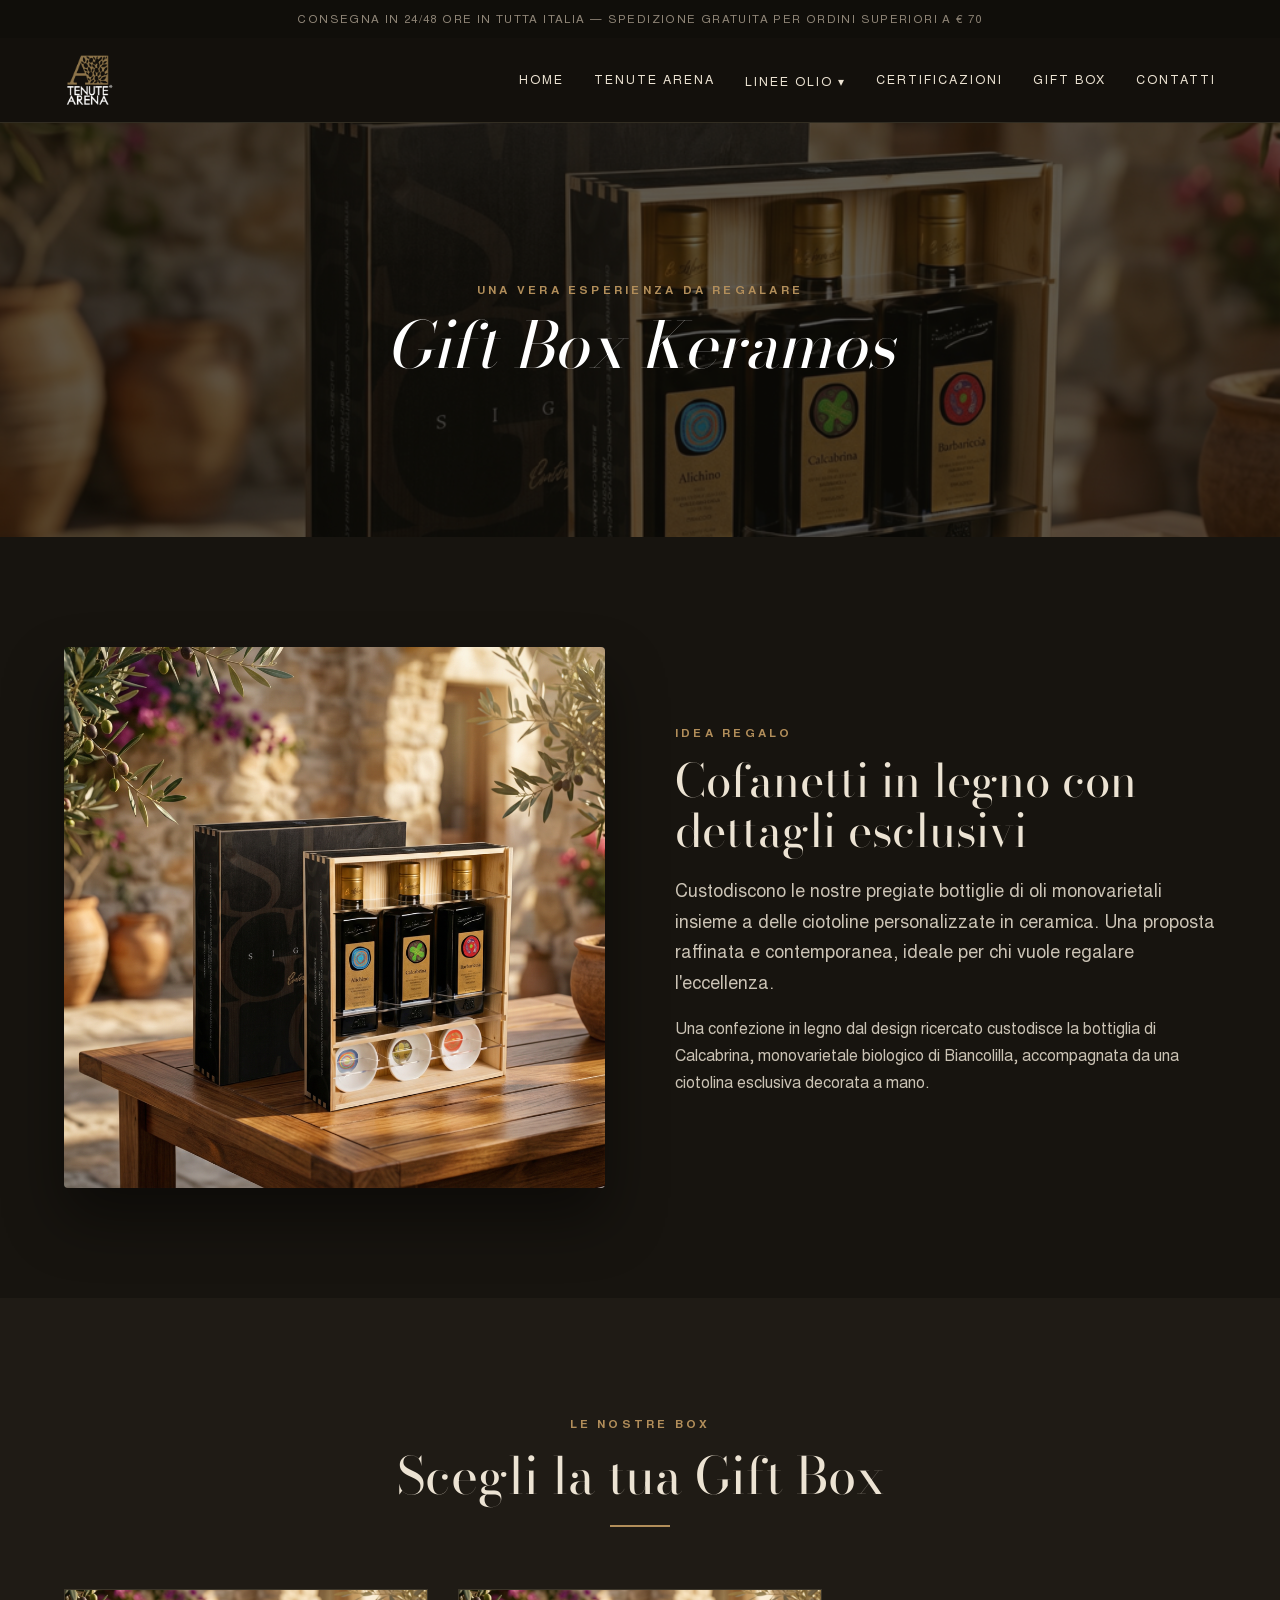
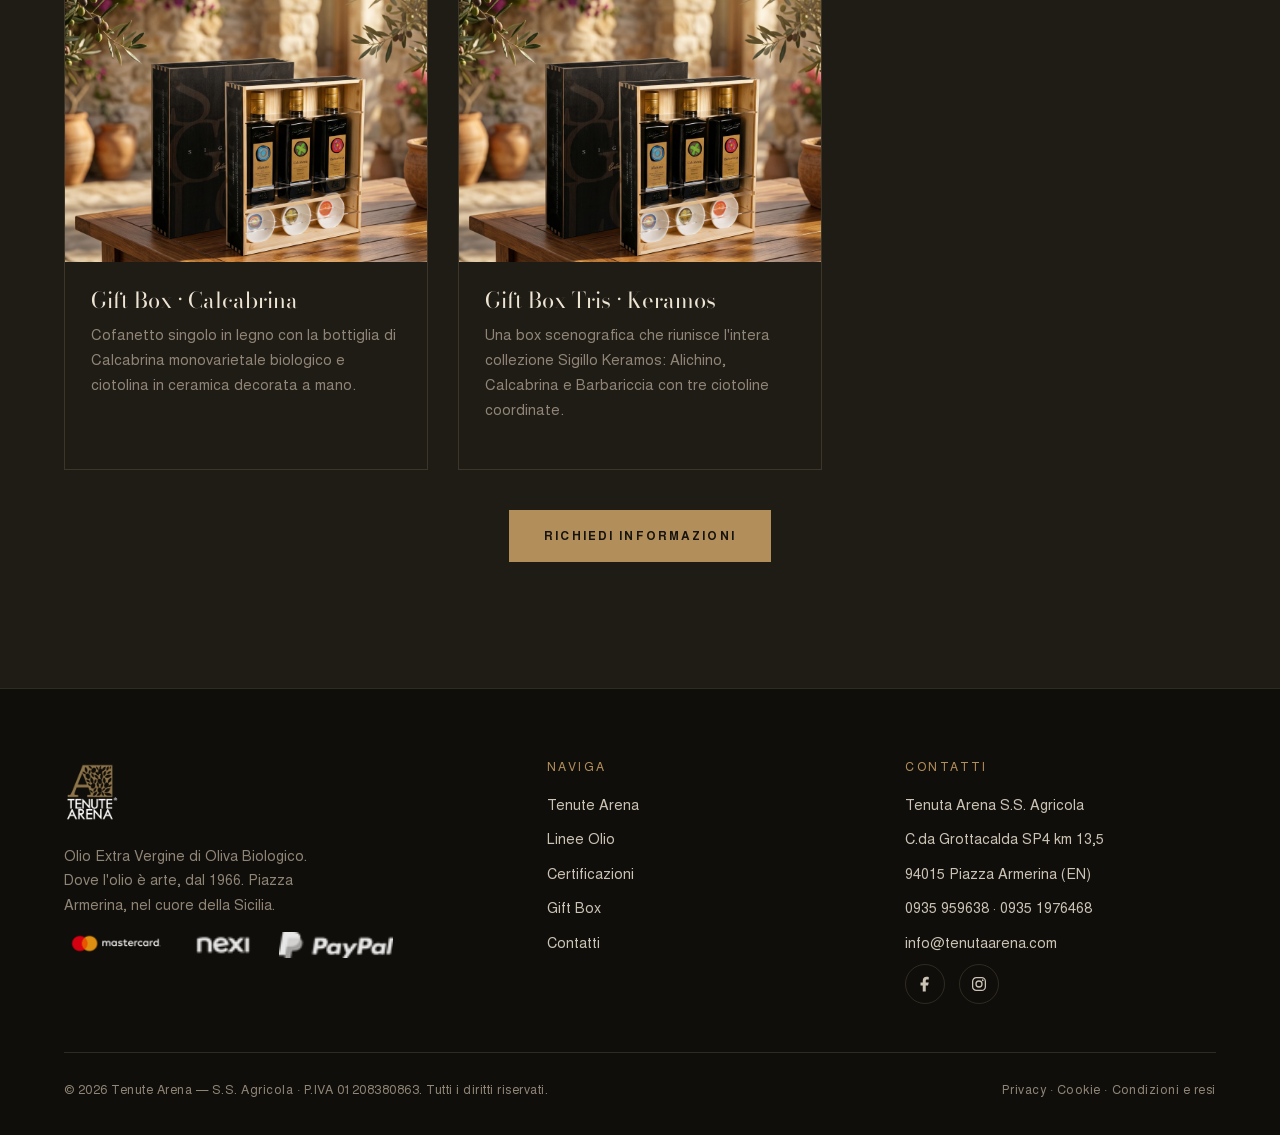
<file: box-regalo.html>
<!doctype html>
<html lang="it">
<head>
<meta charset="utf-8">
<meta name="viewport" content="width=device-width,initial-scale=1">
<title>Gift Box — Linea Keramos | Tenute Arena</title>
<meta name="description" content="Le Gift Box Tenute Arena della Linea Keramos: cofanetti in legno con bottiglie monovarietali e ciotoline in ceramica personalizzate.">
<meta name="theme-color" content="#17140f">
<link rel="icon" href="img/favicon.png">
<link rel="stylesheet" href="assets/styles.css">
</head>
<body>
<div class="topbar"><div class="container">Consegna in 24/48 ore in tutta Italia — Spedizione gratuita per ordini superiori a € 70</div></div>
<header class="site-header">
  <div class="container">
    <a class="brand" href="index.html" aria-label="Tenute Arena — home"><img src="assets/img/logo-white.png" alt="Tenute Arena"></a>
    <button class="nav-toggle" aria-label="Apri menu" aria-controls="nav"><svg viewBox="0 0 24 24" fill="none" stroke="currentColor" stroke-width="1.8"><path d="M3 6h18M3 12h18M3 18h18"/></svg></button>
    <nav class="nav" id="nav" aria-label="Navigazione principale">
      <a href="index.html">Home</a>
      <a href="tenute-arena.html">Tenute Arena</a>
      <div class="has-drop"><a href="linee-olio.html">Linee Olio ▾</a>
        <div class="dropdown">
          <a href="linea-sigillo.html">Linea Sigillo</a>
          <a href="linee-olio.html">Linea Olio d'Eccellenza</a>
          <a href="linea-horeca.html">Linea Alta Ristorazione</a>
          <a href="oli-aromatizzati.html">Linea Oli Aromatizzati</a>
          <a href="linea-gdo.html">Linea GDO</a>
        </div></div>
      <a href="certificazioni.html">Certificazioni</a>
      <a href="box-regalo.html">Gift Box</a>
      <a href="contatti.html">Contatti</a>
    </nav>
  </div>
</header>
<div class="nav-backdrop"></div>
<section class="page-hero">
  <div class="hero-bg"><img src="assets/img/giftbox.png" alt=""></div>
  <div class="page-hero-inner"><span class="eyebrow">Una vera esperienza da regalare</span><h1>Gift Box Keramos</h1></div>
</section><section class="section"><div class="container"><div class="split">
      <div class="split-media reveal"><img src="assets/img/giftbox.png" alt="Cofanetti in legno con dettagli esclusivi"></div>
      <div class="split-text reveal"><span class="eyebrow">Idea regalo</span><h2>Cofanetti in legno con dettagli esclusivi</h2>
      <p class="lead">Custodiscono le nostre pregiate bottiglie di oli monovarietali insieme a delle ciotoline personalizzate in ceramica. Una proposta raffinata e contemporanea, ideale per chi vuole regalare l'eccellenza.</p><p>Una confezione in legno dal design ricercato custodisce la bottiglia di Calcabrina, monovarietale biologico di Biancolilla, accompagnata da una ciotolina esclusiva decorata a mano.</p></div></div></div></section><section class="section bg-2"><div class="container">
   <div class="section-head reveal"><span class="eyebrow">Le nostre box</span><h2>Scegli la tua Gift Box</h2><div class="divider"></div></div>
   <div class="cards">
     <article class="card reveal"><div class="card-media"><img src="assets/img/giftbox.png" alt="Gift Box Calcabrina"></div><div class="card-body"><h3>Gift Box · Calcabrina</h3><p>Cofanetto singolo in legno con la bottiglia di Calcabrina monovarietale biologico e ciotolina in ceramica decorata a mano.</p></div></article>
     <article class="card reveal"><div class="card-media"><img src="assets/img/giftbox.png" alt="Gift Box Tris Keramos"></div><div class="card-body"><h3>Gift Box Tris · Keramos</h3><p>Una box scenografica che riunisce l'intera collezione Sigillo Keramos: Alichino, Calcabrina e Barbariccia con tre ciotoline coordinate.</p></div></article>
   </div>
   <p class="text-center" style="margin-top:40px"><a class="btn btn-solid" href="contatti.html">Richiedi informazioni</a></p>
 </div></section><footer class="site-footer">
  <div class="container">
    <div class="footer-grid">
      <div class="footer-brand">
        <img src="assets/img/logo-white.png" alt="Tenute Arena">
        <p>Olio Extra Vergine di Oliva Biologico. Dove l'olio è arte, dal 1966. Piazza Armerina, nel cuore della Sicilia.</p>
        <div class="pay"><img src="assets/img/pay-mastercard.png" alt="Mastercard"><img src="assets/img/pay-nexi.png" alt="Nexi"><img src="assets/img/pay-paypal.png" alt="PayPal"></div>
      </div>
      <div><h4>Naviga</h4><ul>
        <li><a href="tenute-arena.html">Tenute Arena</a></li>
        <li><a href="linee-olio.html">Linee Olio</a></li>
        <li><a href="certificazioni.html">Certificazioni</a></li>
        <li><a href="box-regalo.html">Gift Box</a></li>
        <li><a href="contatti.html">Contatti</a></li></ul></div>
      <div><h4>Contatti</h4><ul>
        <li>Tenuta Arena S.S. Agricola</li>
        <li>C.da Grottacalda SP4 km 13,5</li>
        <li>94015 Piazza Armerina (EN)</li>
        <li><a href="tel:+390935959638">0935 959638</a> · <a href="tel:+3909351976468">0935 1976468</a></li>
        <li><a href="mailto:info@tenutaarena.com">info@tenutaarena.com</a></li></ul>
        <div class="socials">
          <a href="https://it-it.facebook.com/" aria-label="Facebook"><svg viewBox="0 0 24 24" fill="currentColor"><path d="M13 22v-8h3l1-4h-4V8c0-1.1.3-1.9 1.9-1.9H17V2.5C16.7 2.5 15.4 2.3 14 2.3c-3 0-5 1.8-5 5.2V10H6v4h3v8h4z"/></svg></a>
          <a href="https://www.instagram.com/" aria-label="Instagram"><svg viewBox="0 0 24 24" fill="none" stroke="currentColor" stroke-width="1.7"><rect x="3.5" y="3.5" width="17" height="17" rx="5"/><circle cx="12" cy="12" r="4"/><circle cx="17" cy="7" r="1.2" fill="currentColor" stroke="none"/></svg></a>
        </div></div>
    </div>
    <div class="footer-bottom">
      <span>© <span id="yr">2026</span> Tenute Arena — S.S. Agricola · P.IVA 01208380863. Tutti i diritti riservati.</span>
      <span><a href="privacy-policy.html">Privacy</a> · <a href="cookie-policy.html">Cookie</a> · <a href="condizioni-vendita.html">Condizioni e resi</a></span>
    </div>
  </div>
</footer>
<script src="assets/app.js"></script>
<script>document.getElementById('yr').textContent=new Date().getFullYear();</script>
</body></html>
</file>
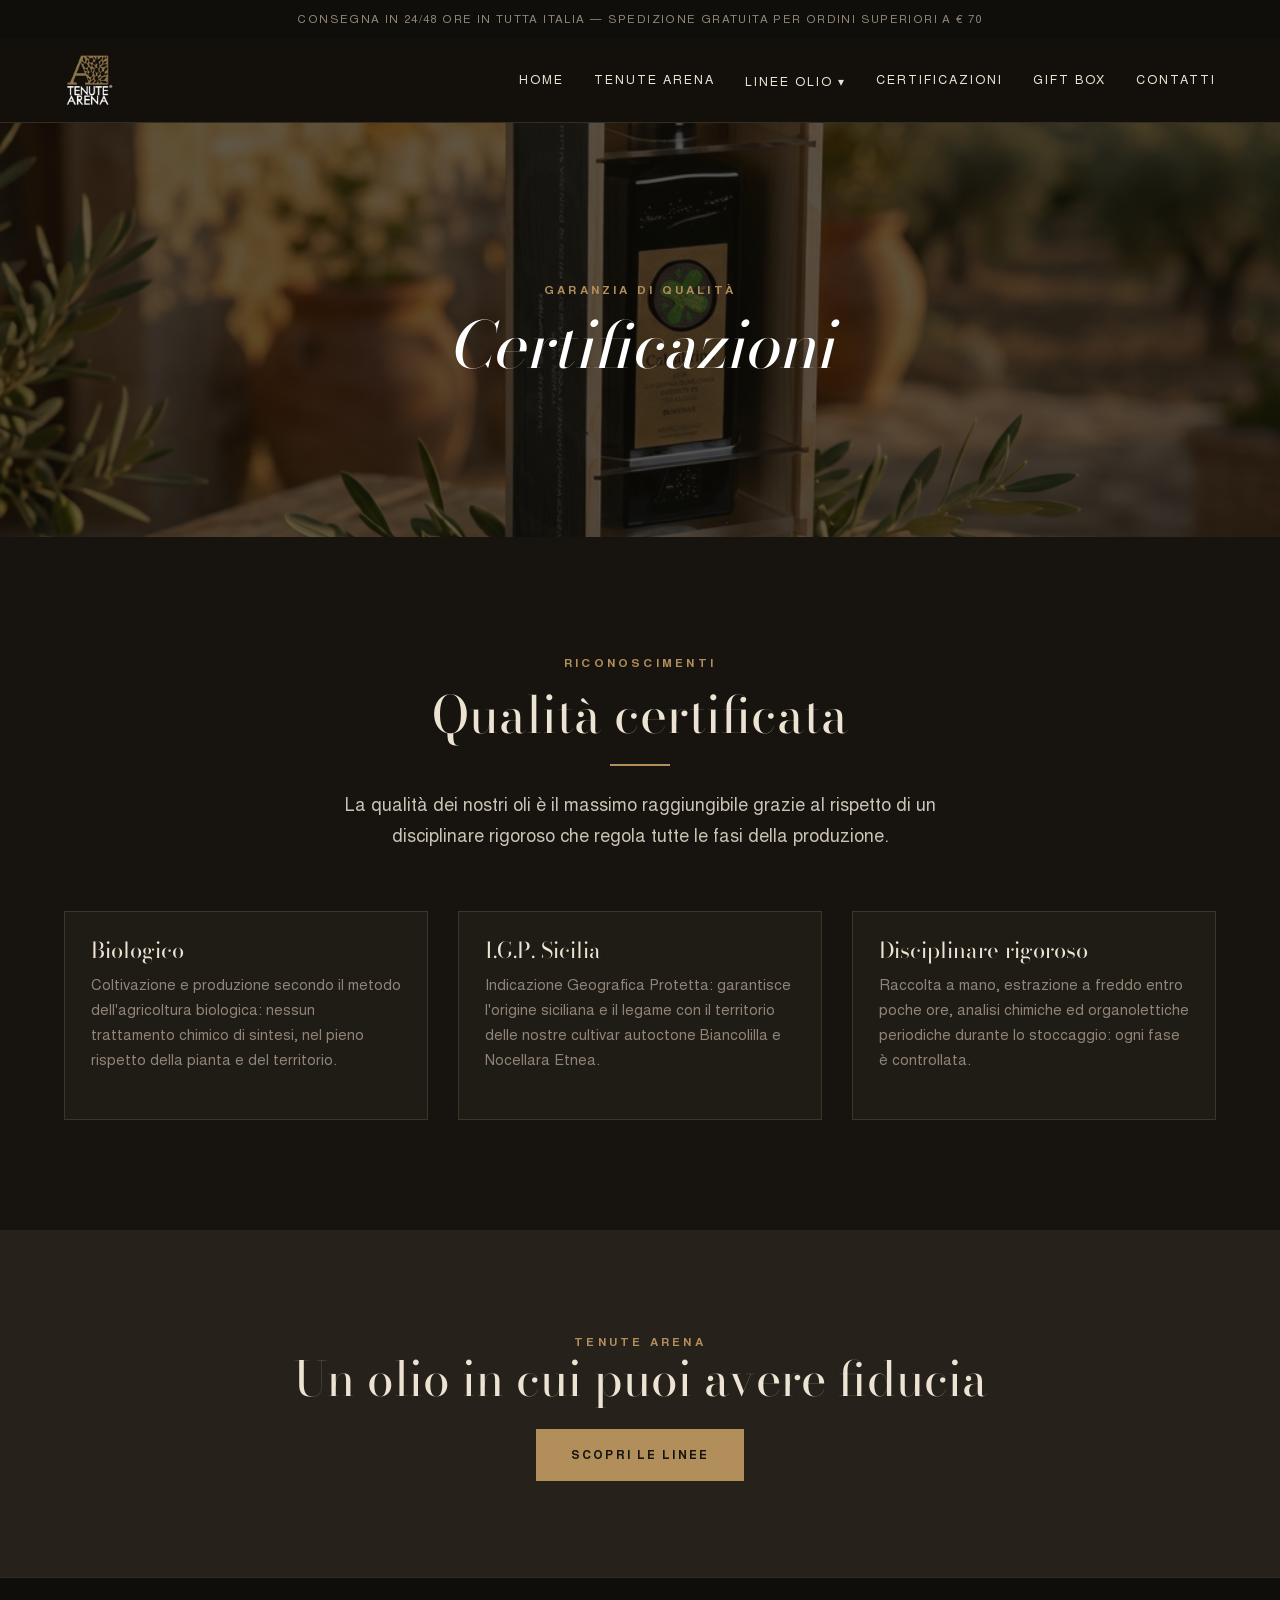
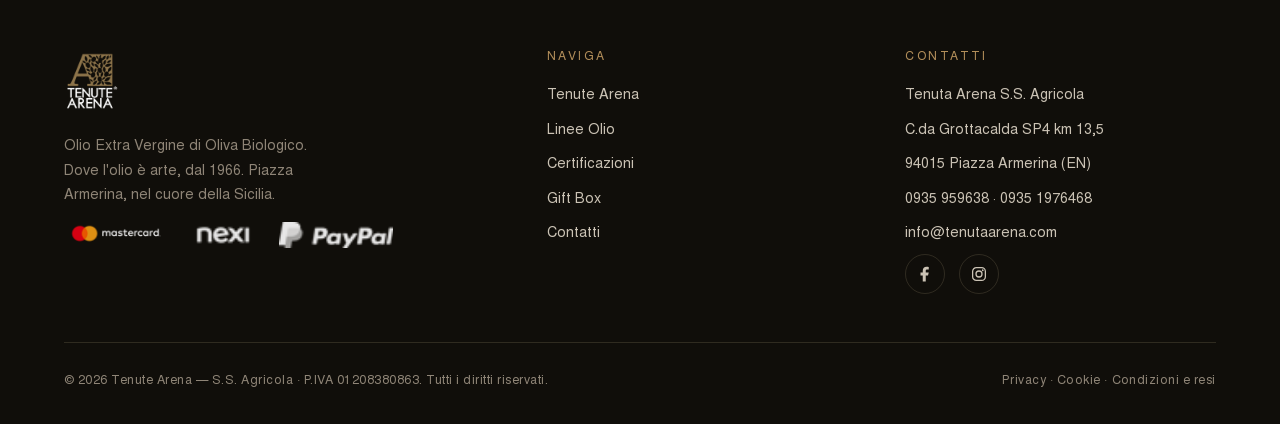
<file: certificazioni.html>
<!doctype html>
<html lang="it">
<head>
<meta charset="utf-8">
<meta name="viewport" content="width=device-width,initial-scale=1">
<title>Certificazioni e Riconoscimenti — Tenute Arena | Olio EVO Biologico IGP Sicilia</title>
<meta name="description" content="Le certificazioni dell'olio Tenute Arena: biologico e I.G.P. Sicilia, a garanzia di qualità e origine.">
<meta name="theme-color" content="#17140f">
<link rel="icon" href="img/favicon.png">
<link rel="stylesheet" href="assets/styles.css">
</head>
<body>
<div class="topbar"><div class="container">Consegna in 24/48 ore in tutta Italia — Spedizione gratuita per ordini superiori a € 70</div></div>
<header class="site-header">
  <div class="container">
    <a class="brand" href="index.html" aria-label="Tenute Arena — home"><img src="assets/img/logo-white.png" alt="Tenute Arena"></a>
    <button class="nav-toggle" aria-label="Apri menu" aria-controls="nav"><svg viewBox="0 0 24 24" fill="none" stroke="currentColor" stroke-width="1.8"><path d="M3 6h18M3 12h18M3 18h18"/></svg></button>
    <nav class="nav" id="nav" aria-label="Navigazione principale">
      <a href="index.html">Home</a>
      <a href="tenute-arena.html">Tenute Arena</a>
      <div class="has-drop"><a href="linee-olio.html">Linee Olio ▾</a>
        <div class="dropdown">
          <a href="linea-sigillo.html">Linea Sigillo</a>
          <a href="linee-olio.html">Linea Olio d'Eccellenza</a>
          <a href="linea-horeca.html">Linea Alta Ristorazione</a>
          <a href="oli-aromatizzati.html">Linea Oli Aromatizzati</a>
          <a href="linea-gdo.html">Linea GDO</a>
        </div></div>
      <a href="certificazioni.html">Certificazioni</a>
      <a href="box-regalo.html">Gift Box</a>
      <a href="contatti.html">Contatti</a>
    </nav>
  </div>
</header>
<div class="nav-backdrop"></div>
<section class="page-hero">
  <div class="hero-bg"><img src="assets/img/hero.png" alt=""></div>
  <div class="page-hero-inner"><span class="eyebrow">Garanzia di qualità</span><h1>Certificazioni</h1></div>
</section><section class="section"><div class="container">
   <div class="section-head reveal"><span class="eyebrow">Riconoscimenti</span><h2>Qualità certificata</h2><div class="divider"></div>
   <p class="lead" style="margin:0 auto">La qualità dei nostri oli è il massimo raggiungibile grazie al rispetto di un disciplinare rigoroso che regola tutte le fasi della produzione.</p></div>
   <div class="cards">
     <article class="card reveal"><div class="card-body"><h3>Biologico</h3><p>Coltivazione e produzione secondo il metodo dell'agricoltura biologica: nessun trattamento chimico di sintesi, nel pieno rispetto della pianta e del territorio.</p></div></article>
     <article class="card reveal"><div class="card-body"><h3>I.G.P. Sicilia</h3><p>Indicazione Geografica Protetta: garantisce l'origine siciliana e il legame con il territorio delle nostre cultivar autoctone Biancolilla e Nocellara Etnea.</p></div></article>
     <article class="card reveal"><div class="card-body"><h3>Disciplinare rigoroso</h3><p>Raccolta a mano, estrazione a freddo entro poche ore, analisi chimiche ed organolettiche periodiche durante lo stoccaggio: ogni fase è controllata.</p></div></article>
   </div>
 </div></section>
 <section class="cta"><div class="container reveal"><span class="eyebrow">Tenute Arena</span><h2>Un olio in cui puoi avere fiducia</h2><a class="btn btn-solid" href="linee-olio.html">Scopri le linee</a></div></section><footer class="site-footer">
  <div class="container">
    <div class="footer-grid">
      <div class="footer-brand">
        <img src="assets/img/logo-white.png" alt="Tenute Arena">
        <p>Olio Extra Vergine di Oliva Biologico. Dove l'olio è arte, dal 1966. Piazza Armerina, nel cuore della Sicilia.</p>
        <div class="pay"><img src="assets/img/pay-mastercard.png" alt="Mastercard"><img src="assets/img/pay-nexi.png" alt="Nexi"><img src="assets/img/pay-paypal.png" alt="PayPal"></div>
      </div>
      <div><h4>Naviga</h4><ul>
        <li><a href="tenute-arena.html">Tenute Arena</a></li>
        <li><a href="linee-olio.html">Linee Olio</a></li>
        <li><a href="certificazioni.html">Certificazioni</a></li>
        <li><a href="box-regalo.html">Gift Box</a></li>
        <li><a href="contatti.html">Contatti</a></li></ul></div>
      <div><h4>Contatti</h4><ul>
        <li>Tenuta Arena S.S. Agricola</li>
        <li>C.da Grottacalda SP4 km 13,5</li>
        <li>94015 Piazza Armerina (EN)</li>
        <li><a href="tel:+390935959638">0935 959638</a> · <a href="tel:+3909351976468">0935 1976468</a></li>
        <li><a href="mailto:info@tenutaarena.com">info@tenutaarena.com</a></li></ul>
        <div class="socials">
          <a href="https://it-it.facebook.com/" aria-label="Facebook"><svg viewBox="0 0 24 24" fill="currentColor"><path d="M13 22v-8h3l1-4h-4V8c0-1.1.3-1.9 1.9-1.9H17V2.5C16.7 2.5 15.4 2.3 14 2.3c-3 0-5 1.8-5 5.2V10H6v4h3v8h4z"/></svg></a>
          <a href="https://www.instagram.com/" aria-label="Instagram"><svg viewBox="0 0 24 24" fill="none" stroke="currentColor" stroke-width="1.7"><rect x="3.5" y="3.5" width="17" height="17" rx="5"/><circle cx="12" cy="12" r="4"/><circle cx="17" cy="7" r="1.2" fill="currentColor" stroke="none"/></svg></a>
        </div></div>
    </div>
    <div class="footer-bottom">
      <span>© <span id="yr">2026</span> Tenute Arena — S.S. Agricola · P.IVA 01208380863. Tutti i diritti riservati.</span>
      <span><a href="privacy-policy.html">Privacy</a> · <a href="cookie-policy.html">Cookie</a> · <a href="condizioni-vendita.html">Condizioni e resi</a></span>
    </div>
  </div>
</footer>
<script src="assets/app.js"></script>
<script>document.getElementById('yr').textContent=new Date().getFullYear();</script>
</body></html>
</file>
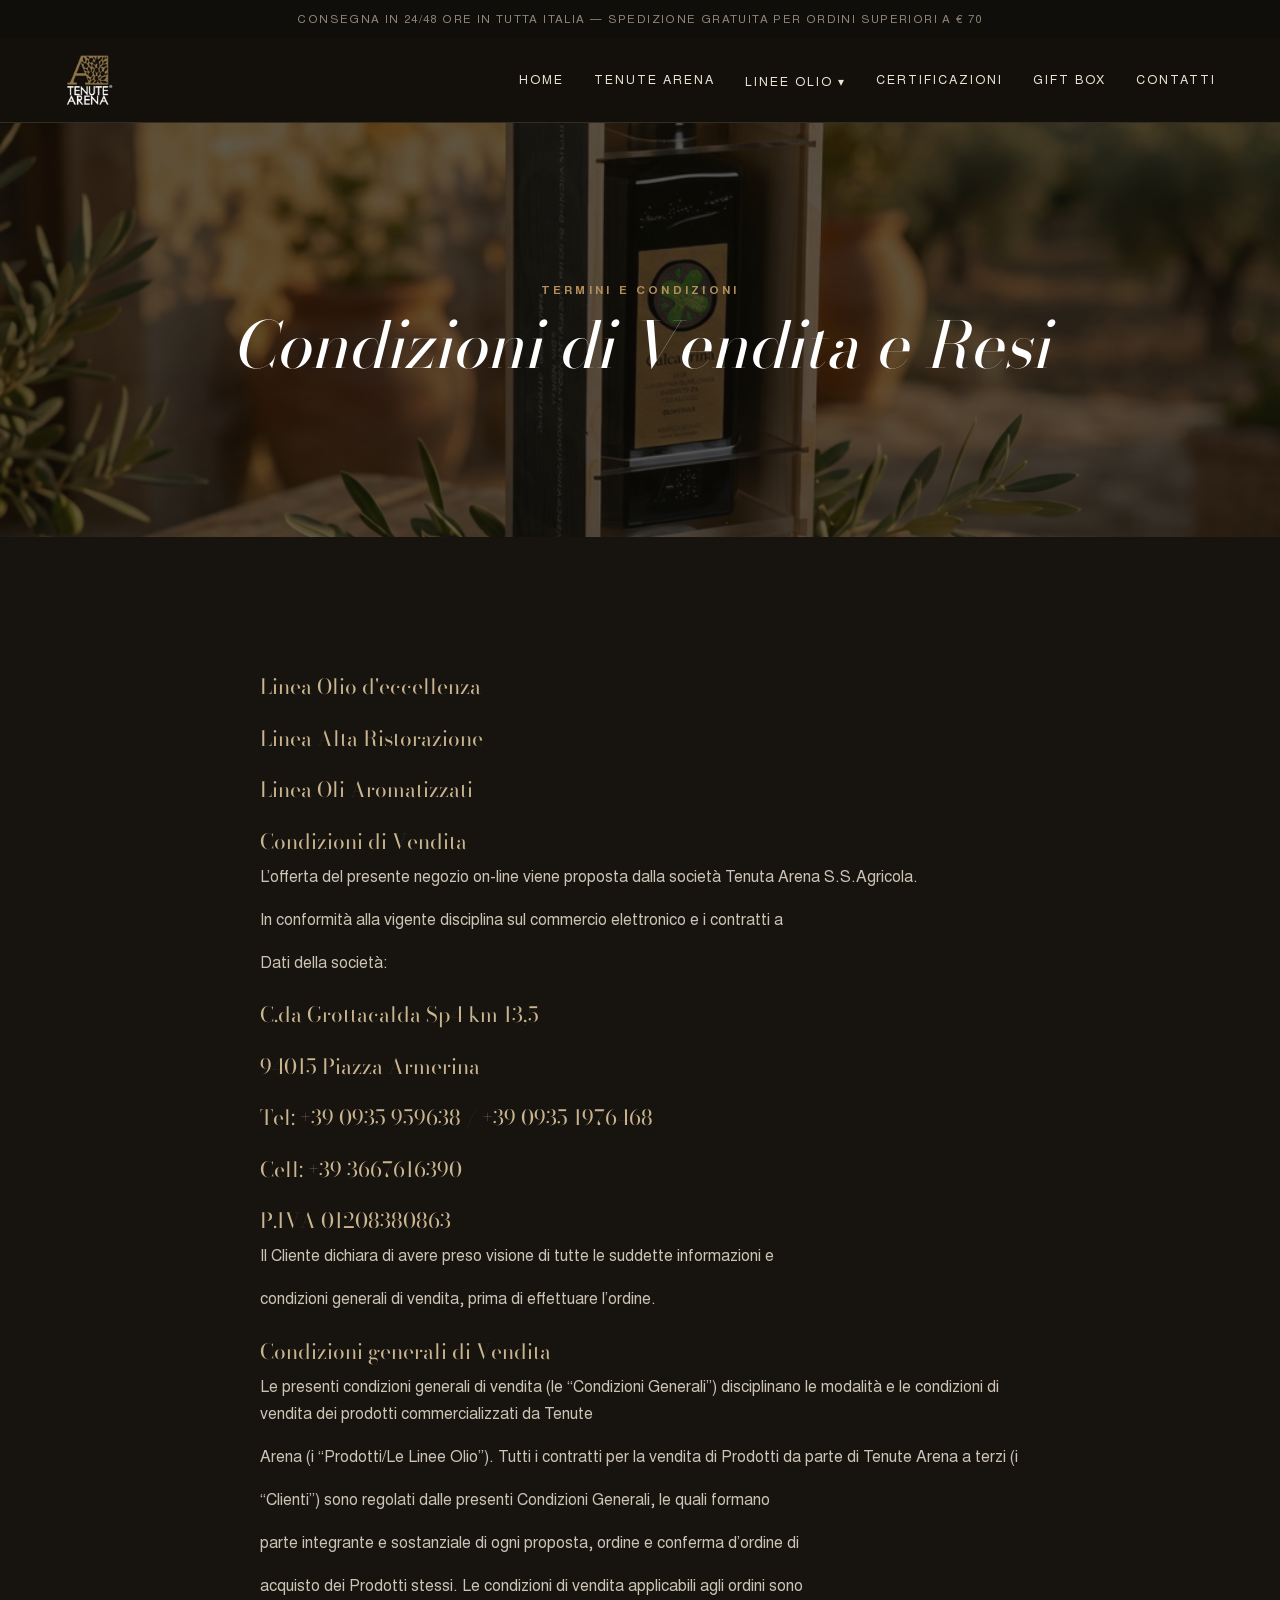
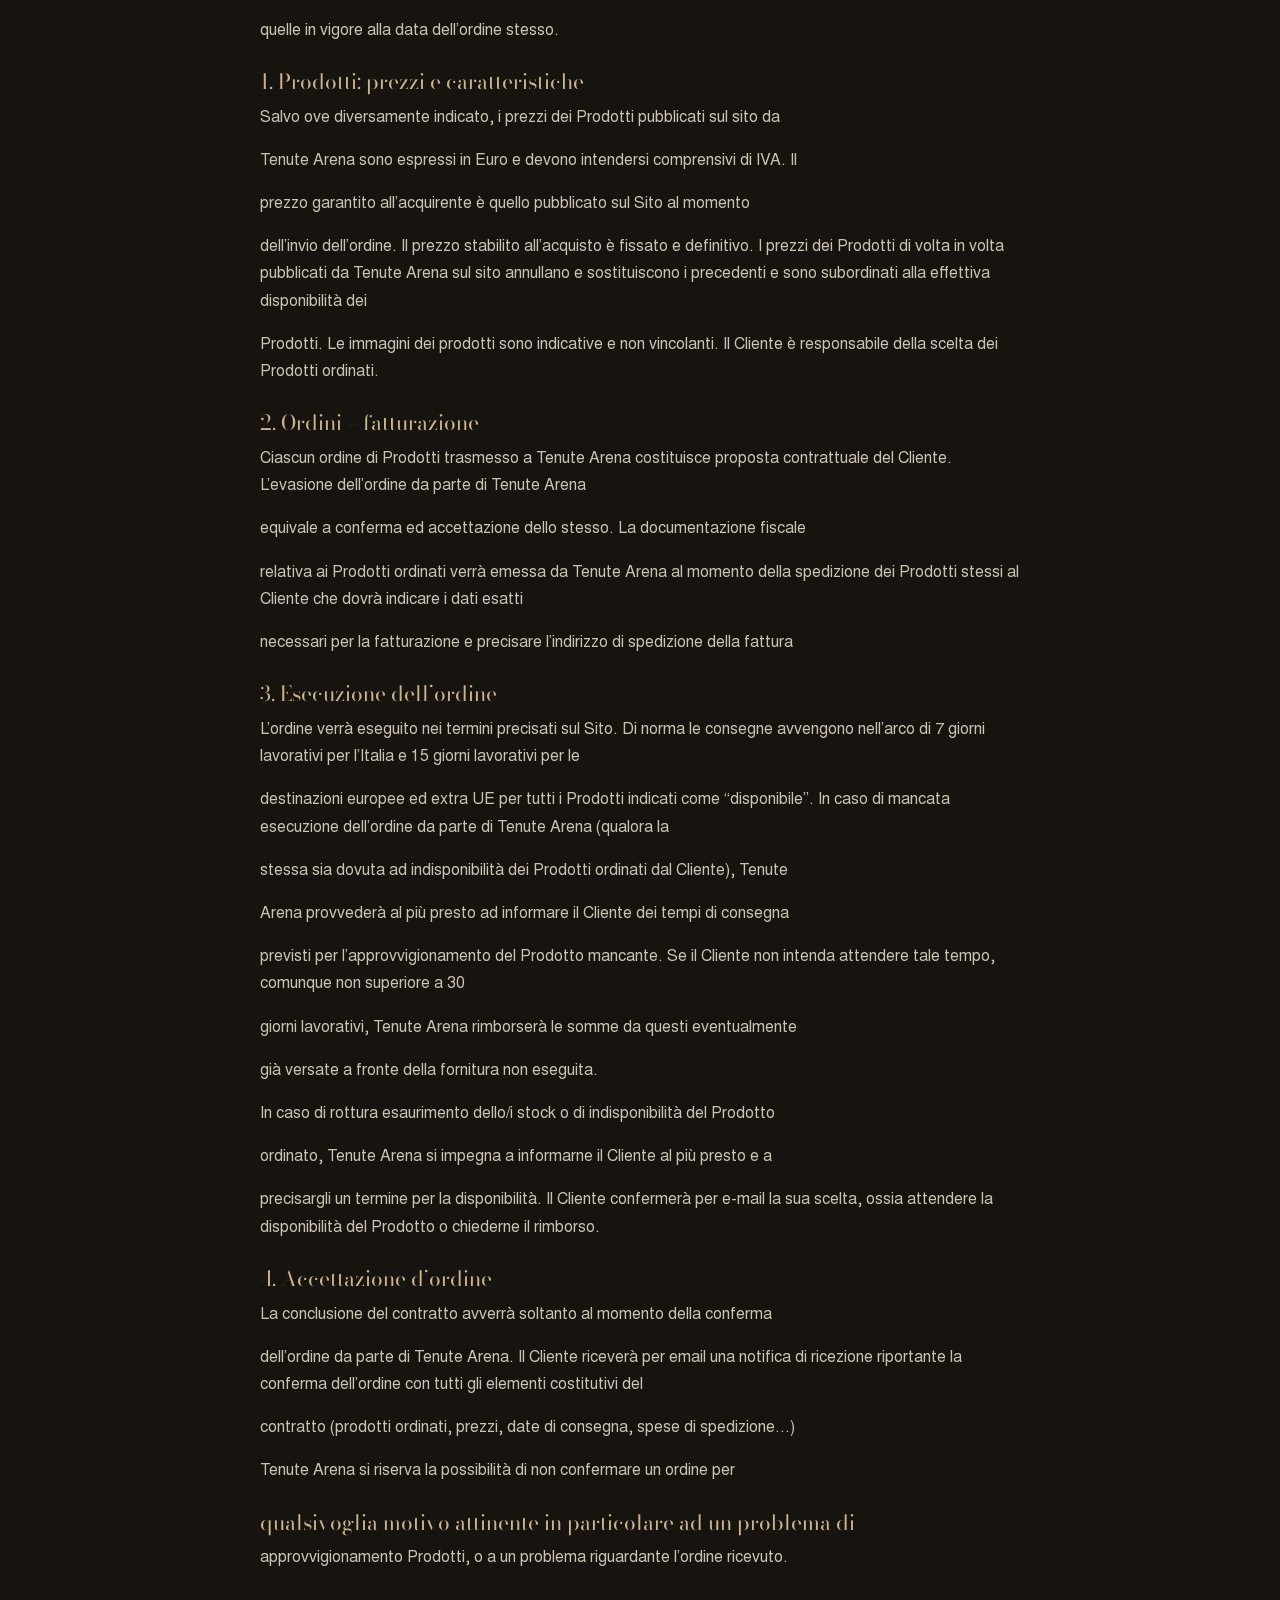
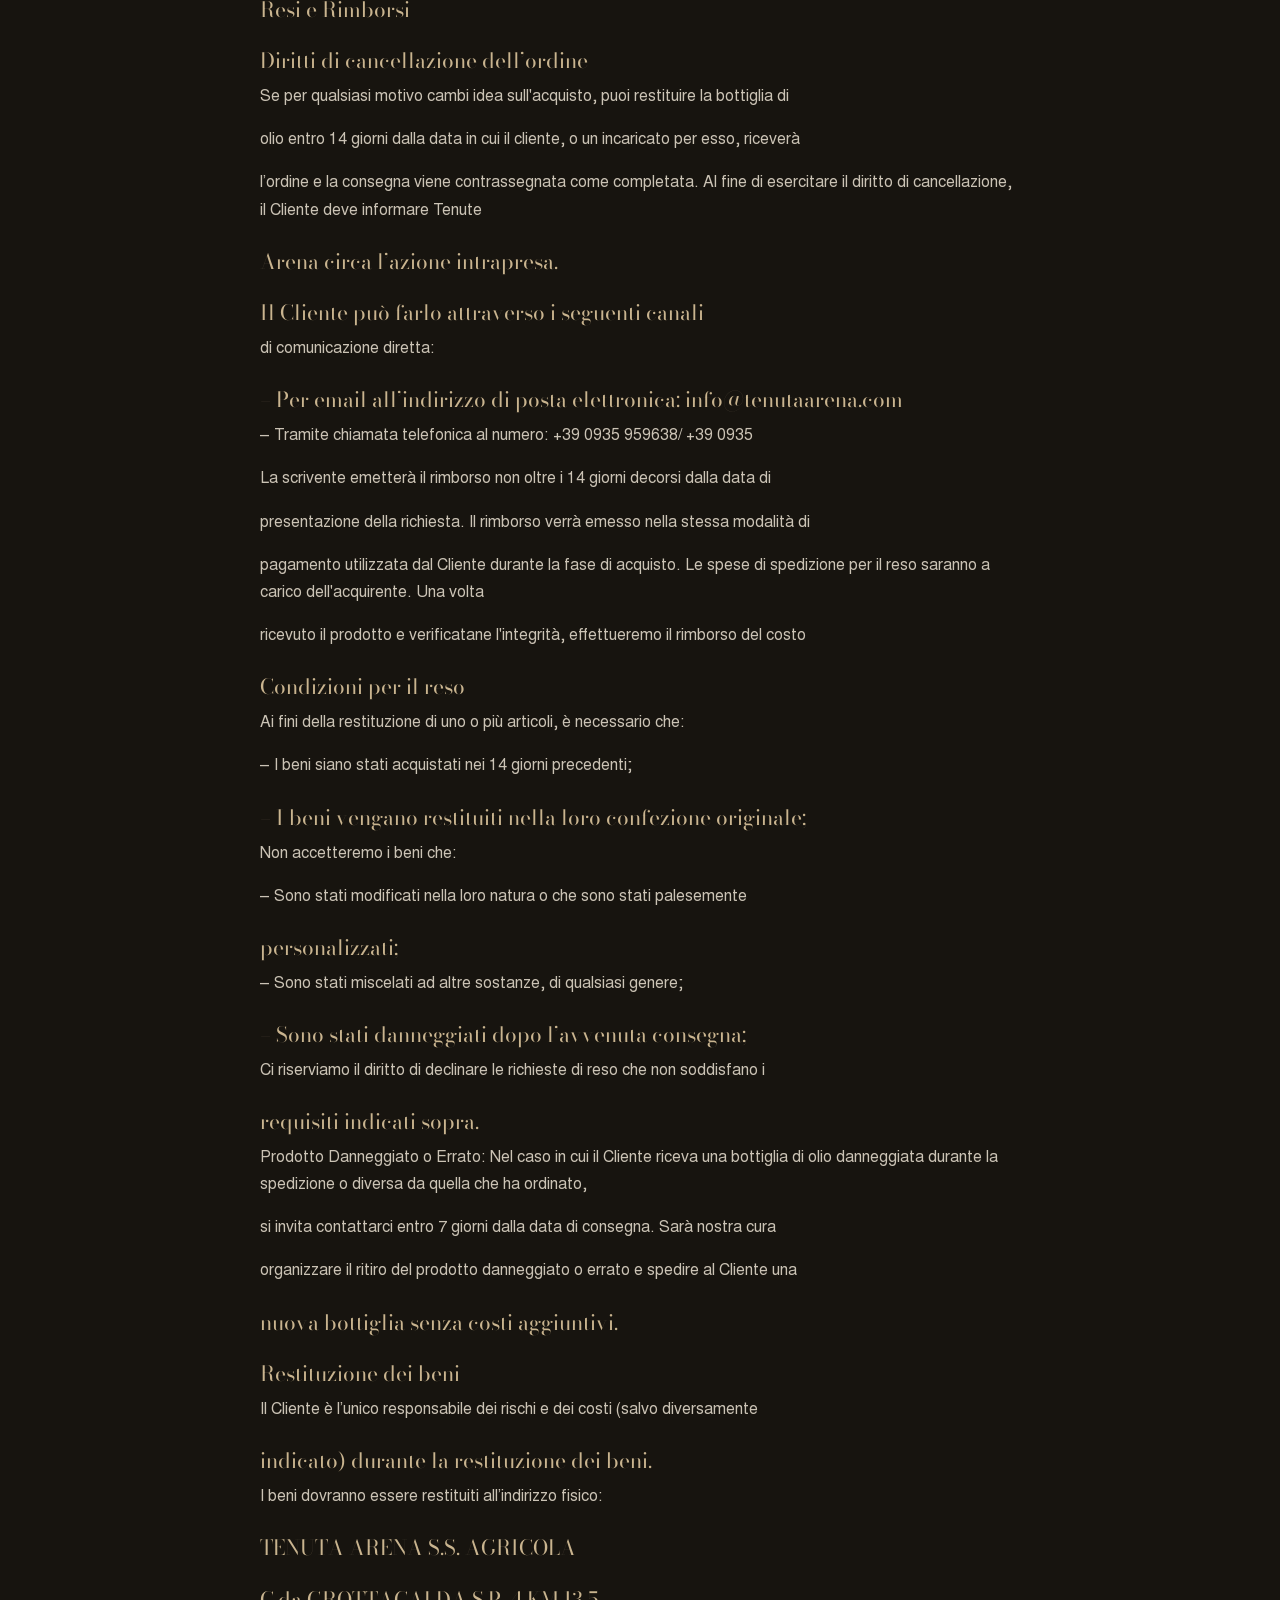
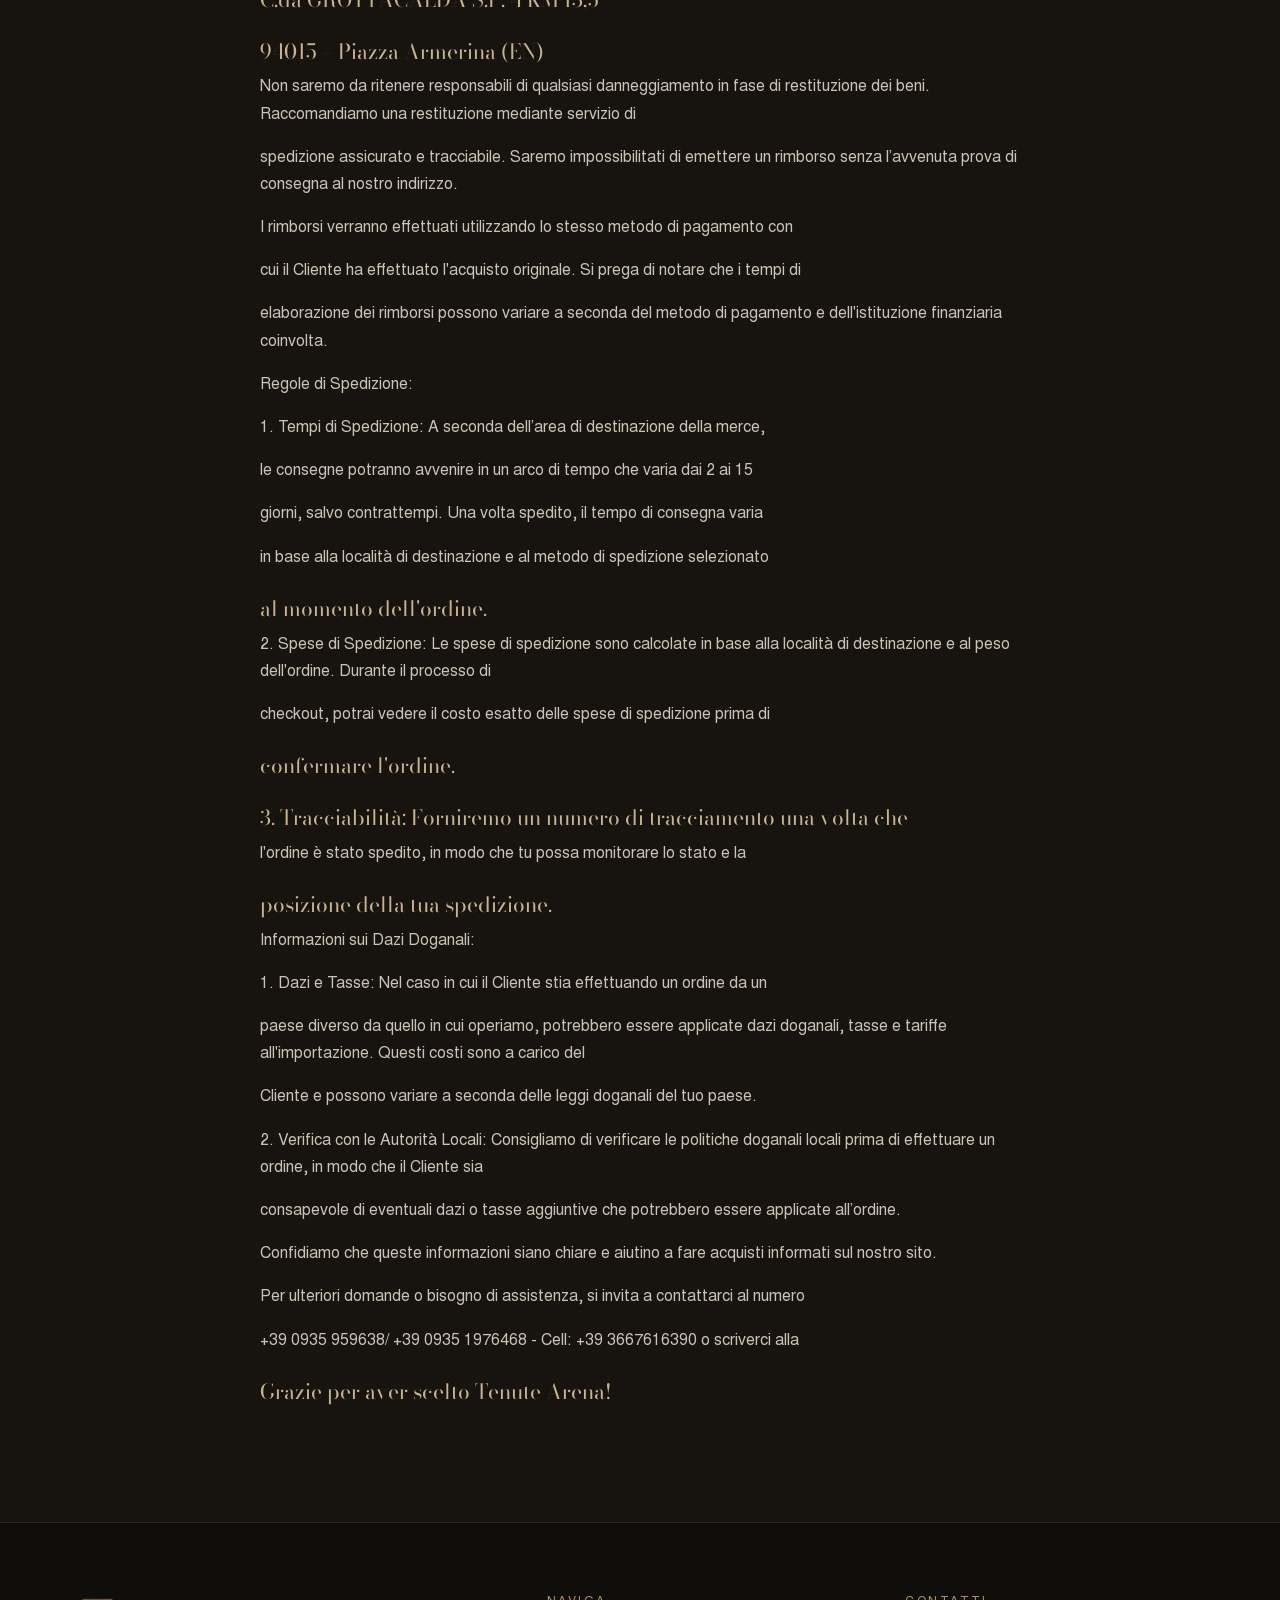
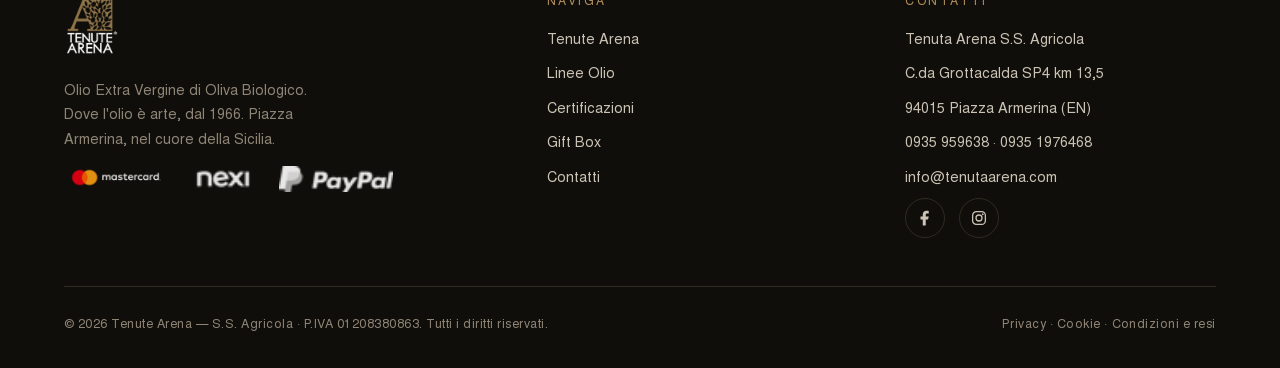
<file: condizioni-vendita.html>
<!doctype html>
<html lang="it">
<head>
<meta charset="utf-8">
<meta name="viewport" content="width=device-width,initial-scale=1">
<title>Condizioni di Vendita e Resi — Tenute Arena</title>
<meta name="description" content="Condizioni generali di vendita e resi di Tenute Arena.">
<meta name="theme-color" content="#17140f">
<link rel="icon" href="img/favicon.png">
<link rel="stylesheet" href="assets/styles.css">
</head>
<body>
<div class="topbar"><div class="container">Consegna in 24/48 ore in tutta Italia — Spedizione gratuita per ordini superiori a € 70</div></div>
<header class="site-header">
  <div class="container">
    <a class="brand" href="index.html" aria-label="Tenute Arena — home"><img src="assets/img/logo-white.png" alt="Tenute Arena"></a>
    <button class="nav-toggle" aria-label="Apri menu" aria-controls="nav"><svg viewBox="0 0 24 24" fill="none" stroke="currentColor" stroke-width="1.8"><path d="M3 6h18M3 12h18M3 18h18"/></svg></button>
    <nav class="nav" id="nav" aria-label="Navigazione principale">
      <a href="index.html">Home</a>
      <a href="tenute-arena.html">Tenute Arena</a>
      <div class="has-drop"><a href="linee-olio.html">Linee Olio ▾</a>
        <div class="dropdown">
          <a href="linea-sigillo.html">Linea Sigillo</a>
          <a href="linee-olio.html">Linea Olio d'Eccellenza</a>
          <a href="linea-horeca.html">Linea Alta Ristorazione</a>
          <a href="oli-aromatizzati.html">Linea Oli Aromatizzati</a>
          <a href="linea-gdo.html">Linea GDO</a>
        </div></div>
      <a href="certificazioni.html">Certificazioni</a>
      <a href="box-regalo.html">Gift Box</a>
      <a href="contatti.html">Contatti</a>
    </nav>
  </div>
</header>
<div class="nav-backdrop"></div>
<section class="page-hero">
  <div class="hero-bg"><img src="assets/img/hero.png" alt=""></div>
  <div class="page-hero-inner"><span class="eyebrow">Termini e condizioni</span><h1>Condizioni di Vendita e Resi</h1></div>
</section><section class="section"><div class="container"><div class="prose reveal"><h3>Linea Olio d'eccellenza</h3>
<h3>Linea Alta Ristorazione</h3>
<h3>Linea Oli Aromatizzati</h3>
<h3>Condizioni di Vendita</h3>
<p>L’offerta del presente negozio on-line viene proposta dalla società Tenuta Arena S.S.Agricola.</p>
<p>In conformità alla vigente disciplina sul commercio elettronico e i contratti a</p>
<p>Dati della società:</p>
<h3>C.da Grottacalda Sp4 km 13,5</h3>
<h3>94015 Piazza Armerina</h3>
<h3>Tel: +39 0935 959638 / +39 0935 1976468</h3>
<h3>Cell: +39 3667616390</h3>
<h3>P.IVA 01208380863</h3>
<p>Il Cliente dichiara di avere preso visione di tutte le suddette informazioni e</p>
<p>condizioni generali di vendita, prima di effettuare l’ordine.</p>
<h3>Condizioni generali di Vendita</h3>
<p>Le presenti condizioni generali di vendita (le “Condizioni Generali”) disciplinano le modalità e le condizioni di vendita dei prodotti commercializzati da Tenute</p>
<p>Arena (i “Prodotti/Le Linee Olio”). Tutti i contratti per la vendita di Prodotti da parte di Tenute Arena a terzi (i</p>
<p>“Clienti”) sono regolati dalle presenti Condizioni Generali, le quali formano</p>
<p>parte integrante e sostanziale di ogni proposta, ordine e conferma d’ordine di</p>
<p>acquisto dei Prodotti stessi. Le condizioni di vendita applicabili agli ordini sono</p>
<p>quelle in vigore alla data dell’ordine stesso.</p>
<h3>1. Prodotti: prezzi e caratteristiche</h3>
<p>Salvo ove diversamente indicato, i prezzi dei Prodotti pubblicati sul sito da</p>
<p>Tenute Arena sono espressi in Euro e devono intendersi comprensivi di IVA. Il</p>
<p>prezzo garantito all’acquirente è quello pubblicato sul Sito al momento</p>
<p>dell’invio dell’ordine. Il prezzo stabilito all’acquisto è fissato e definitivo. I prezzi dei Prodotti di volta in volta pubblicati da Tenute Arena sul sito annullano e sostituiscono i precedenti e sono subordinati alla effettiva disponibilità dei</p>
<p>Prodotti. Le immagini dei prodotti sono indicative e non vincolanti. Il Cliente è responsabile della scelta dei Prodotti ordinati.</p>
<h3>2. Ordini – fatturazione</h3>
<p>Ciascun ordine di Prodotti trasmesso a Tenute Arena costituisce proposta contrattuale del Cliente. L’evasione dell’ordine da parte di Tenute Arena</p>
<p>equivale a conferma ed accettazione dello stesso. La documentazione fiscale</p>
<p>relativa ai Prodotti ordinati verrà emessa da Tenute Arena al momento della spedizione dei Prodotti stessi al Cliente che dovrà indicare i dati esatti</p>
<p>necessari per la fatturazione e precisare l’indirizzo di spedizione della fattura</p>
<h3>3. Esecuzione dell’ordine</h3>
<p>L’ordine verrà eseguito nei termini precisati sul Sito. Di norma le consegne avvengono nell’arco di 7 giorni lavorativi per l’Italia e 15 giorni lavorativi per le</p>
<p>destinazioni europee ed extra UE per tutti i Prodotti indicati come “disponibile”. In caso di mancata esecuzione dell’ordine da parte di Tenute Arena (qualora la</p>
<p>stessa sia dovuta ad indisponibilità dei Prodotti ordinati dal Cliente), Tenute</p>
<p>Arena provvederà al più presto ad informare il Cliente dei tempi di consegna</p>
<p>previsti per l’approvvigionamento del Prodotto mancante. Se il Cliente non intenda attendere tale tempo, comunque non superiore a 30</p>
<p>giorni lavorativi, Tenute Arena rimborserà le somme da questi eventualmente</p>
<p>già versate a fronte della fornitura non eseguita.</p>
<p>In caso di rottura esaurimento dello/i stock o di indisponibilità del Prodotto</p>
<p>ordinato, Tenute Arena si impegna a informarne il Cliente al più presto e a</p>
<p>precisargli un termine per la disponibilità. Il Cliente confermerà per e-mail la sua scelta, ossia attendere la disponibilità del Prodotto o chiederne il rimborso.</p>
<h3>4. Accettazione d’ordine</h3>
<p>La conclusione del contratto avverrà soltanto al momento della conferma</p>
<p>dell’ordine da parte di Tenute Arena. Il Cliente riceverà per email una notifica di ricezione riportante la conferma dell’ordine con tutti gli elementi costitutivi del</p>
<p>contratto (prodotti ordinati, prezzi, date di consegna, spese di spedizione...)</p>
<p>Tenute Arena si riserva la possibilità di non confermare un ordine per</p>
<h3>qualsivoglia motivo attinente in particolare ad un problema di</h3>
<p>approvvigionamento Prodotti, o a un problema riguardante l’ordine ricevuto.</p>
<h3>Resi e Rimborsi</h3>
<h3>Diritti di cancellazione dell’ordine</h3>
<p>Se per qualsiasi motivo cambi idea sull'acquisto, puoi restituire la bottiglia di</p>
<p>olio entro 14 giorni dalla data in cui il cliente, o un incaricato per esso, riceverà</p>
<p>l’ordine e la consegna viene contrassegnata come completata. Al fine di esercitare il diritto di cancellazione, il Cliente deve informare Tenute</p>
<h3>Arena circa l’azione intrapresa.</h3>
<h3>Il Cliente può farlo attraverso i seguenti canali</h3>
<p>di comunicazione diretta:</p>
<h3>– Per email all’indirizzo di posta elettronica: info@tenutaarena.com</h3>
<p>– Tramite chiamata telefonica al numero: +39 0935 959638/ +39 0935</p>
<p>La scrivente emetterà il rimborso non oltre i 14 giorni decorsi dalla data di</p>
<p>presentazione della richiesta. Il rimborso verrà emesso nella stessa modalità di</p>
<p>pagamento utilizzata dal Cliente durante la fase di acquisto. Le spese di spedizione per il reso saranno a carico dell'acquirente. Una volta</p>
<p>ricevuto il prodotto e verificatane l'integrità, effettueremo il rimborso del costo</p>
<h3>Condizioni per il reso</h3>
<p>Ai fini della restituzione di uno o più articoli, è necessario che:</p>
<p>– I beni siano stati acquistati nei 14 giorni precedenti;</p>
<h3>– I beni vengano restituiti nella loro confezione originale;</h3>
<p>Non accetteremo i beni che:</p>
<p>– Sono stati modificati nella loro natura o che sono stati palesemente</p>
<h3>personalizzati;</h3>
<p>– Sono stati miscelati ad altre sostanze, di qualsiasi genere;</p>
<h3>– Sono stati danneggiati dopo l’avvenuta consegna;</h3>
<p>Ci riserviamo il diritto di declinare le richieste di reso che non soddisfano i</p>
<h3>requisiti indicati sopra.</h3>
<p>Prodotto Danneggiato o Errato: Nel caso in cui il Cliente riceva una bottiglia di olio danneggiata durante la spedizione o diversa da quella che ha ordinato,</p>
<p>si invita contattarci entro 7 giorni dalla data di consegna. Sarà nostra cura</p>
<p>organizzare il ritiro del prodotto danneggiato o errato e spedire al Cliente una</p>
<h3>nuova bottiglia senza costi aggiuntivi.</h3>
<h3>Restituzione dei beni</h3>
<p>Il Cliente è l’unico responsabile dei rischi e dei costi (salvo diversamente</p>
<h3>indicato) durante la restituzione dei beni.</h3>
<p>I beni dovranno essere restituiti all’indirizzo fisico:</p>
<h3>TENUTA ARENA S.S. AGRICOLA</h3>
<h3>C.da GROTTACALDA S.P. 4 KM 13,5</h3>
<h3>94015 – Piazza Armerina (EN)</h3>
<p>Non saremo da ritenere responsabili di qualsiasi danneggiamento in fase di restituzione dei beni. Raccomandiamo una restituzione mediante servizio di</p>
<p>spedizione assicurato e tracciabile. Saremo impossibilitati di emettere un rimborso senza l’avvenuta prova di consegna al nostro indirizzo.</p>
<p>I rimborsi verranno effettuati utilizzando lo stesso metodo di pagamento con</p>
<p>cui il Cliente ha effettuato l'acquisto originale. Si prega di notare che i tempi di</p>
<p>elaborazione dei rimborsi possono variare a seconda del metodo di pagamento e dell'istituzione finanziaria coinvolta.</p>
<p>Regole di Spedizione:</p>
<p>1. Tempi di Spedizione: A seconda dell’area di destinazione della merce,</p>
<p>le consegne potranno avvenire in un arco di tempo che varia dai 2 ai 15</p>
<p>giorni, salvo contrattempi. Una volta spedito, il tempo di consegna varia</p>
<p>in base alla località di destinazione e al metodo di spedizione selezionato</p>
<h3>al momento dell'ordine.</h3>
<p>2. Spese di Spedizione: Le spese di spedizione sono calcolate in base alla località di destinazione e al peso dell'ordine. Durante il processo di</p>
<p>checkout, potrai vedere il costo esatto delle spese di spedizione prima di</p>
<h3>confermare l'ordine.</h3>
<h3>3. Tracciabilità: Forniremo un numero di tracciamento una volta che</h3>
<p>l'ordine è stato spedito, in modo che tu possa monitorare lo stato e la</p>
<h3>posizione della tua spedizione.</h3>
<p>Informazioni sui Dazi Doganali:</p>
<p>1. Dazi e Tasse: Nel caso in cui il Cliente stia effettuando un ordine da un</p>
<p>paese diverso da quello in cui operiamo, potrebbero essere applicate dazi doganali, tasse e tariffe all'importazione. Questi costi sono a carico del</p>
<p>Cliente e possono variare a seconda delle leggi doganali del tuo paese.</p>
<p>2. Verifica con le Autorità Locali: Consigliamo di verificare le politiche doganali locali prima di effettuare un ordine, in modo che il Cliente sia</p>
<p>consapevole di eventuali dazi o tasse aggiuntive che potrebbero essere applicate all’ordine.</p>
<p>Confidiamo che queste informazioni siano chiare e aiutino a fare acquisti informati sul nostro sito.</p>
<p>Per ulteriori domande o bisogno di assistenza, si invita a contattarci al numero</p>
<p>+39 0935 959638/ +39 0935 1976468 - Cell: +39 3667616390 o scriverci alla</p>
<h3>Grazie per aver scelto Tenute Arena!</h3></div></div></section><footer class="site-footer">
  <div class="container">
    <div class="footer-grid">
      <div class="footer-brand">
        <img src="assets/img/logo-white.png" alt="Tenute Arena">
        <p>Olio Extra Vergine di Oliva Biologico. Dove l'olio è arte, dal 1966. Piazza Armerina, nel cuore della Sicilia.</p>
        <div class="pay"><img src="assets/img/pay-mastercard.png" alt="Mastercard"><img src="assets/img/pay-nexi.png" alt="Nexi"><img src="assets/img/pay-paypal.png" alt="PayPal"></div>
      </div>
      <div><h4>Naviga</h4><ul>
        <li><a href="tenute-arena.html">Tenute Arena</a></li>
        <li><a href="linee-olio.html">Linee Olio</a></li>
        <li><a href="certificazioni.html">Certificazioni</a></li>
        <li><a href="box-regalo.html">Gift Box</a></li>
        <li><a href="contatti.html">Contatti</a></li></ul></div>
      <div><h4>Contatti</h4><ul>
        <li>Tenuta Arena S.S. Agricola</li>
        <li>C.da Grottacalda SP4 km 13,5</li>
        <li>94015 Piazza Armerina (EN)</li>
        <li><a href="tel:+390935959638">0935 959638</a> · <a href="tel:+3909351976468">0935 1976468</a></li>
        <li><a href="mailto:info@tenutaarena.com">info@tenutaarena.com</a></li></ul>
        <div class="socials">
          <a href="https://it-it.facebook.com/" aria-label="Facebook"><svg viewBox="0 0 24 24" fill="currentColor"><path d="M13 22v-8h3l1-4h-4V8c0-1.1.3-1.9 1.9-1.9H17V2.5C16.7 2.5 15.4 2.3 14 2.3c-3 0-5 1.8-5 5.2V10H6v4h3v8h4z"/></svg></a>
          <a href="https://www.instagram.com/" aria-label="Instagram"><svg viewBox="0 0 24 24" fill="none" stroke="currentColor" stroke-width="1.7"><rect x="3.5" y="3.5" width="17" height="17" rx="5"/><circle cx="12" cy="12" r="4"/><circle cx="17" cy="7" r="1.2" fill="currentColor" stroke="none"/></svg></a>
        </div></div>
    </div>
    <div class="footer-bottom">
      <span>© <span id="yr">2026</span> Tenute Arena — S.S. Agricola · P.IVA 01208380863. Tutti i diritti riservati.</span>
      <span><a href="privacy-policy.html">Privacy</a> · <a href="cookie-policy.html">Cookie</a> · <a href="condizioni-vendita.html">Condizioni e resi</a></span>
    </div>
  </div>
</footer>
<script src="assets/app.js"></script>
<script>document.getElementById('yr').textContent=new Date().getFullYear();</script>
</body></html>
</file>
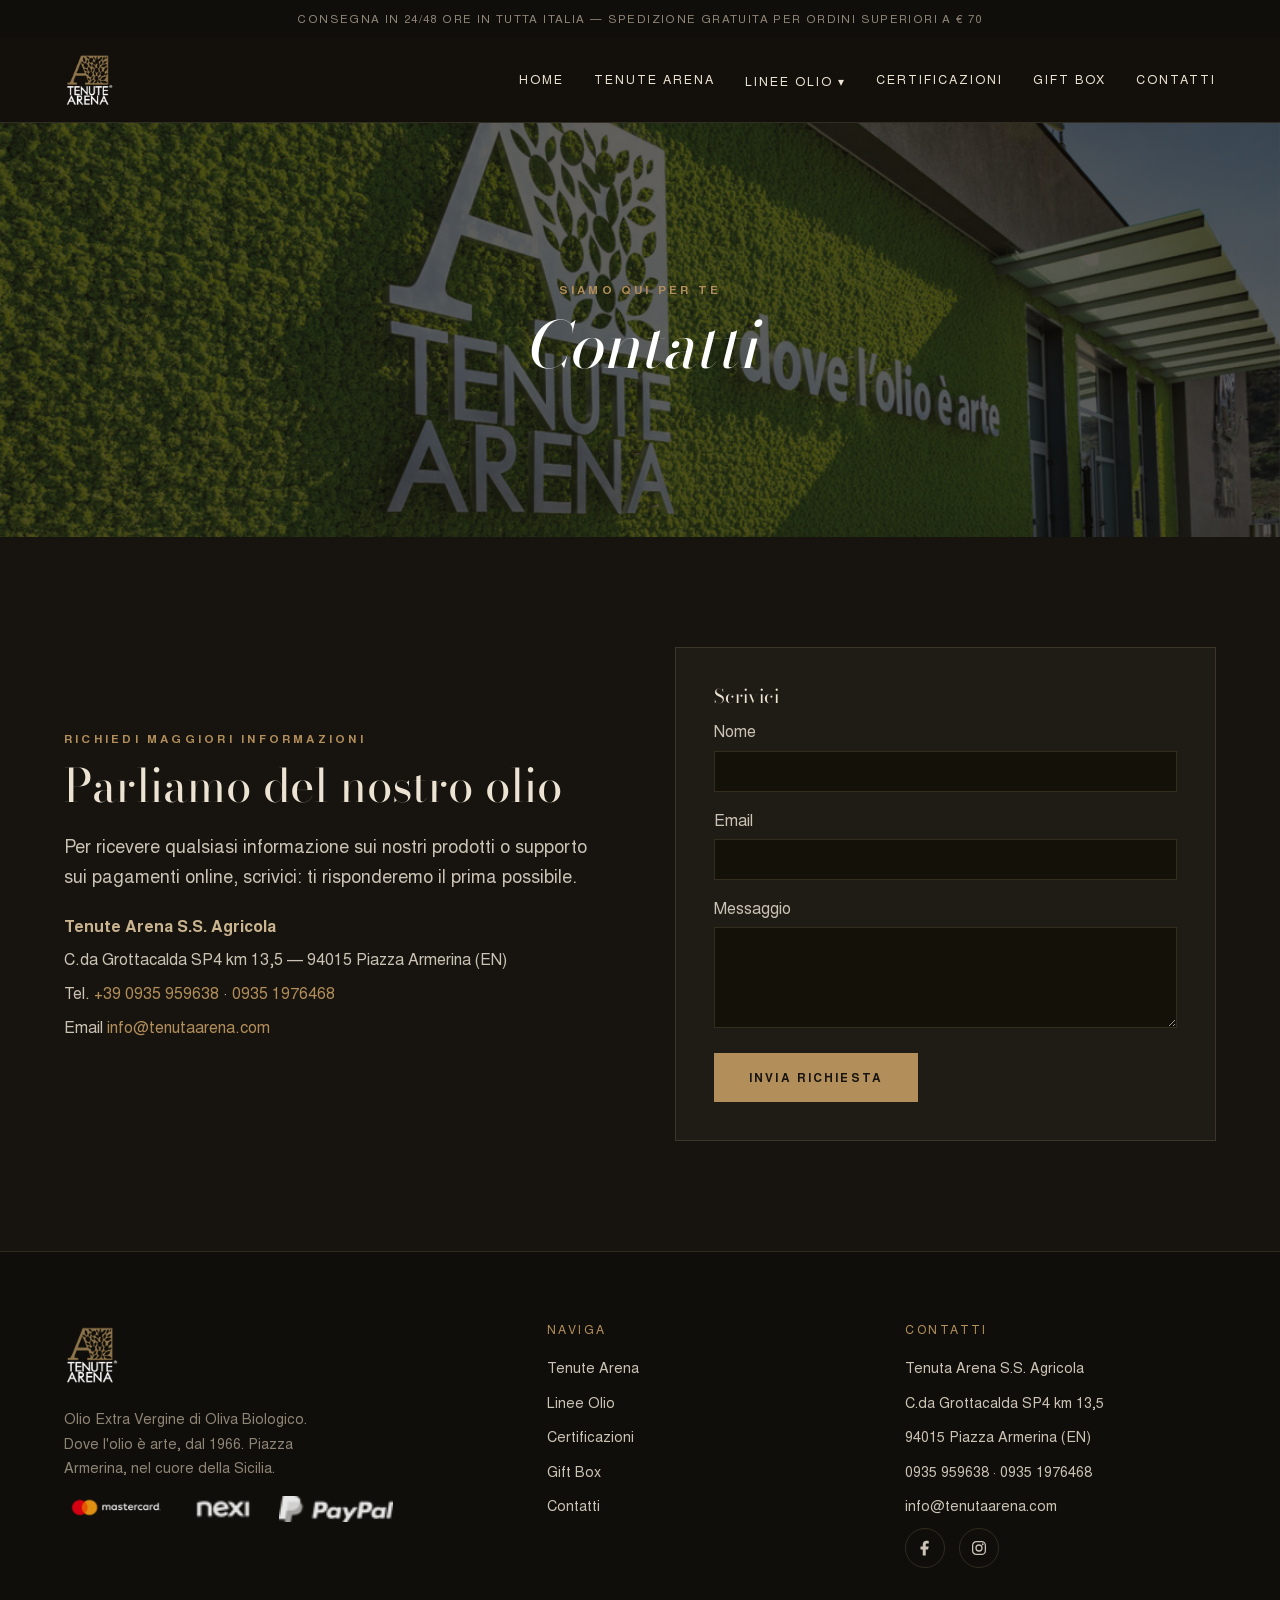
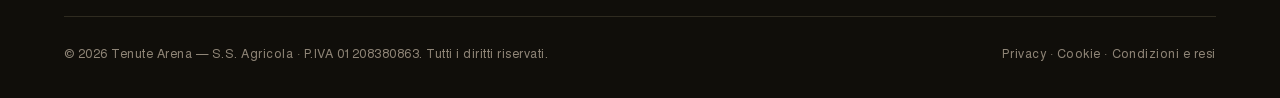
<file: contatti.html>
<!doctype html>
<html lang="it">
<head>
<meta charset="utf-8">
<meta name="viewport" content="width=device-width,initial-scale=1">
<title>Contatti — Tenute Arena | Piazza Armerina, Sicilia</title>
<meta name="description" content="Contatta Tenute Arena a Piazza Armerina: C.da Grottacalda SP4 km 13,5, telefono 0935 959638, email info@tenutaarena.com.">
<meta name="theme-color" content="#17140f">
<link rel="icon" href="img/favicon.png">
<link rel="stylesheet" href="assets/styles.css">
</head>
<body>
<div class="topbar"><div class="container">Consegna in 24/48 ore in tutta Italia — Spedizione gratuita per ordini superiori a € 70</div></div>
<header class="site-header">
  <div class="container">
    <a class="brand" href="index.html" aria-label="Tenute Arena — home"><img src="assets/img/logo-white.png" alt="Tenute Arena"></a>
    <button class="nav-toggle" aria-label="Apri menu" aria-controls="nav"><svg viewBox="0 0 24 24" fill="none" stroke="currentColor" stroke-width="1.8"><path d="M3 6h18M3 12h18M3 18h18"/></svg></button>
    <nav class="nav" id="nav" aria-label="Navigazione principale">
      <a href="index.html">Home</a>
      <a href="tenute-arena.html">Tenute Arena</a>
      <div class="has-drop"><a href="linee-olio.html">Linee Olio ▾</a>
        <div class="dropdown">
          <a href="linea-sigillo.html">Linea Sigillo</a>
          <a href="linee-olio.html">Linea Olio d'Eccellenza</a>
          <a href="linea-horeca.html">Linea Alta Ristorazione</a>
          <a href="oli-aromatizzati.html">Linea Oli Aromatizzati</a>
          <a href="linea-gdo.html">Linea GDO</a>
        </div></div>
      <a href="certificazioni.html">Certificazioni</a>
      <a href="box-regalo.html">Gift Box</a>
      <a href="contatti.html">Contatti</a>
    </nav>
  </div>
</header>
<div class="nav-backdrop"></div>
<section class="page-hero">
  <div class="hero-bg"><img src="assets/img/estate.jpg" alt=""></div>
  <div class="page-hero-inner"><span class="eyebrow">Siamo qui per te</span><h1>Contatti</h1></div>
</section><section class="section"><div class="container">
   <div class="split"><div class="split-text reveal">
     <span class="eyebrow">Richiedi maggiori informazioni</span>
     <h2>Parliamo del nostro olio</h2>
     <p class="lead">Per ricevere qualsiasi informazione sui nostri prodotti o supporto sui pagamenti online, scrivici: ti risponderemo il prima possibile.</p>
     <ul style="list-style:none;padding:0;line-height:2.1">
       <li><strong style="color:var(--gold-soft)">Tenute Arena S.S. Agricola</strong></li>
       <li>C.da Grottacalda SP4 km 13,5 — 94015 Piazza Armerina (EN)</li>
       <li>Tel. <a href="tel:+390935959638" style="color:var(--gold)">+39 0935 959638</a> · <a href="tel:+3909351976468" style="color:var(--gold)">0935 1976468</a></li>
       <li>Email <a href="mailto:info@tenutaarena.com" style="color:var(--gold)">info@tenutaarena.com</a></li>
     </ul>
   </div>
   <div class="split-text reveal" style="background:var(--bg-2);border:1px solid var(--line);padding:38px">
     <h3 style="font-family:'Bodoni';color:var(--cream);margin-bottom:.6em">Scrivici</h3>
     <form action="mailto:info@tenutaarena.com" method="post" enctype="text/plain">
       <label style="display:block;margin-bottom:14px">Nome<br><input name="Nome" required style="width:100%;padding:12px;background:#141109;border:1px solid var(--line);color:var(--cream);margin-top:6px"></label>
       <label style="display:block;margin-bottom:14px">Email<br><input name="Email" type="email" required style="width:100%;padding:12px;background:#141109;border:1px solid var(--line);color:var(--cream);margin-top:6px"></label>
       <label style="display:block;margin-bottom:18px">Messaggio<br><textarea name="Messaggio" rows="5" required style="width:100%;padding:12px;background:#141109;border:1px solid var(--line);color:var(--cream);margin-top:6px"></textarea></label>
       <button class="btn btn-solid" type="submit">Invia richiesta</button>
     </form>
   </div></div>
 </div></section><footer class="site-footer">
  <div class="container">
    <div class="footer-grid">
      <div class="footer-brand">
        <img src="assets/img/logo-white.png" alt="Tenute Arena">
        <p>Olio Extra Vergine di Oliva Biologico. Dove l'olio è arte, dal 1966. Piazza Armerina, nel cuore della Sicilia.</p>
        <div class="pay"><img src="assets/img/pay-mastercard.png" alt="Mastercard"><img src="assets/img/pay-nexi.png" alt="Nexi"><img src="assets/img/pay-paypal.png" alt="PayPal"></div>
      </div>
      <div><h4>Naviga</h4><ul>
        <li><a href="tenute-arena.html">Tenute Arena</a></li>
        <li><a href="linee-olio.html">Linee Olio</a></li>
        <li><a href="certificazioni.html">Certificazioni</a></li>
        <li><a href="box-regalo.html">Gift Box</a></li>
        <li><a href="contatti.html">Contatti</a></li></ul></div>
      <div><h4>Contatti</h4><ul>
        <li>Tenuta Arena S.S. Agricola</li>
        <li>C.da Grottacalda SP4 km 13,5</li>
        <li>94015 Piazza Armerina (EN)</li>
        <li><a href="tel:+390935959638">0935 959638</a> · <a href="tel:+3909351976468">0935 1976468</a></li>
        <li><a href="mailto:info@tenutaarena.com">info@tenutaarena.com</a></li></ul>
        <div class="socials">
          <a href="https://it-it.facebook.com/" aria-label="Facebook"><svg viewBox="0 0 24 24" fill="currentColor"><path d="M13 22v-8h3l1-4h-4V8c0-1.1.3-1.9 1.9-1.9H17V2.5C16.7 2.5 15.4 2.3 14 2.3c-3 0-5 1.8-5 5.2V10H6v4h3v8h4z"/></svg></a>
          <a href="https://www.instagram.com/" aria-label="Instagram"><svg viewBox="0 0 24 24" fill="none" stroke="currentColor" stroke-width="1.7"><rect x="3.5" y="3.5" width="17" height="17" rx="5"/><circle cx="12" cy="12" r="4"/><circle cx="17" cy="7" r="1.2" fill="currentColor" stroke="none"/></svg></a>
        </div></div>
    </div>
    <div class="footer-bottom">
      <span>© <span id="yr">2026</span> Tenute Arena — S.S. Agricola · P.IVA 01208380863. Tutti i diritti riservati.</span>
      <span><a href="privacy-policy.html">Privacy</a> · <a href="cookie-policy.html">Cookie</a> · <a href="condizioni-vendita.html">Condizioni e resi</a></span>
    </div>
  </div>
</footer>
<script src="assets/app.js"></script>
<script>document.getElementById('yr').textContent=new Date().getFullYear();</script>
</body></html>
</file>
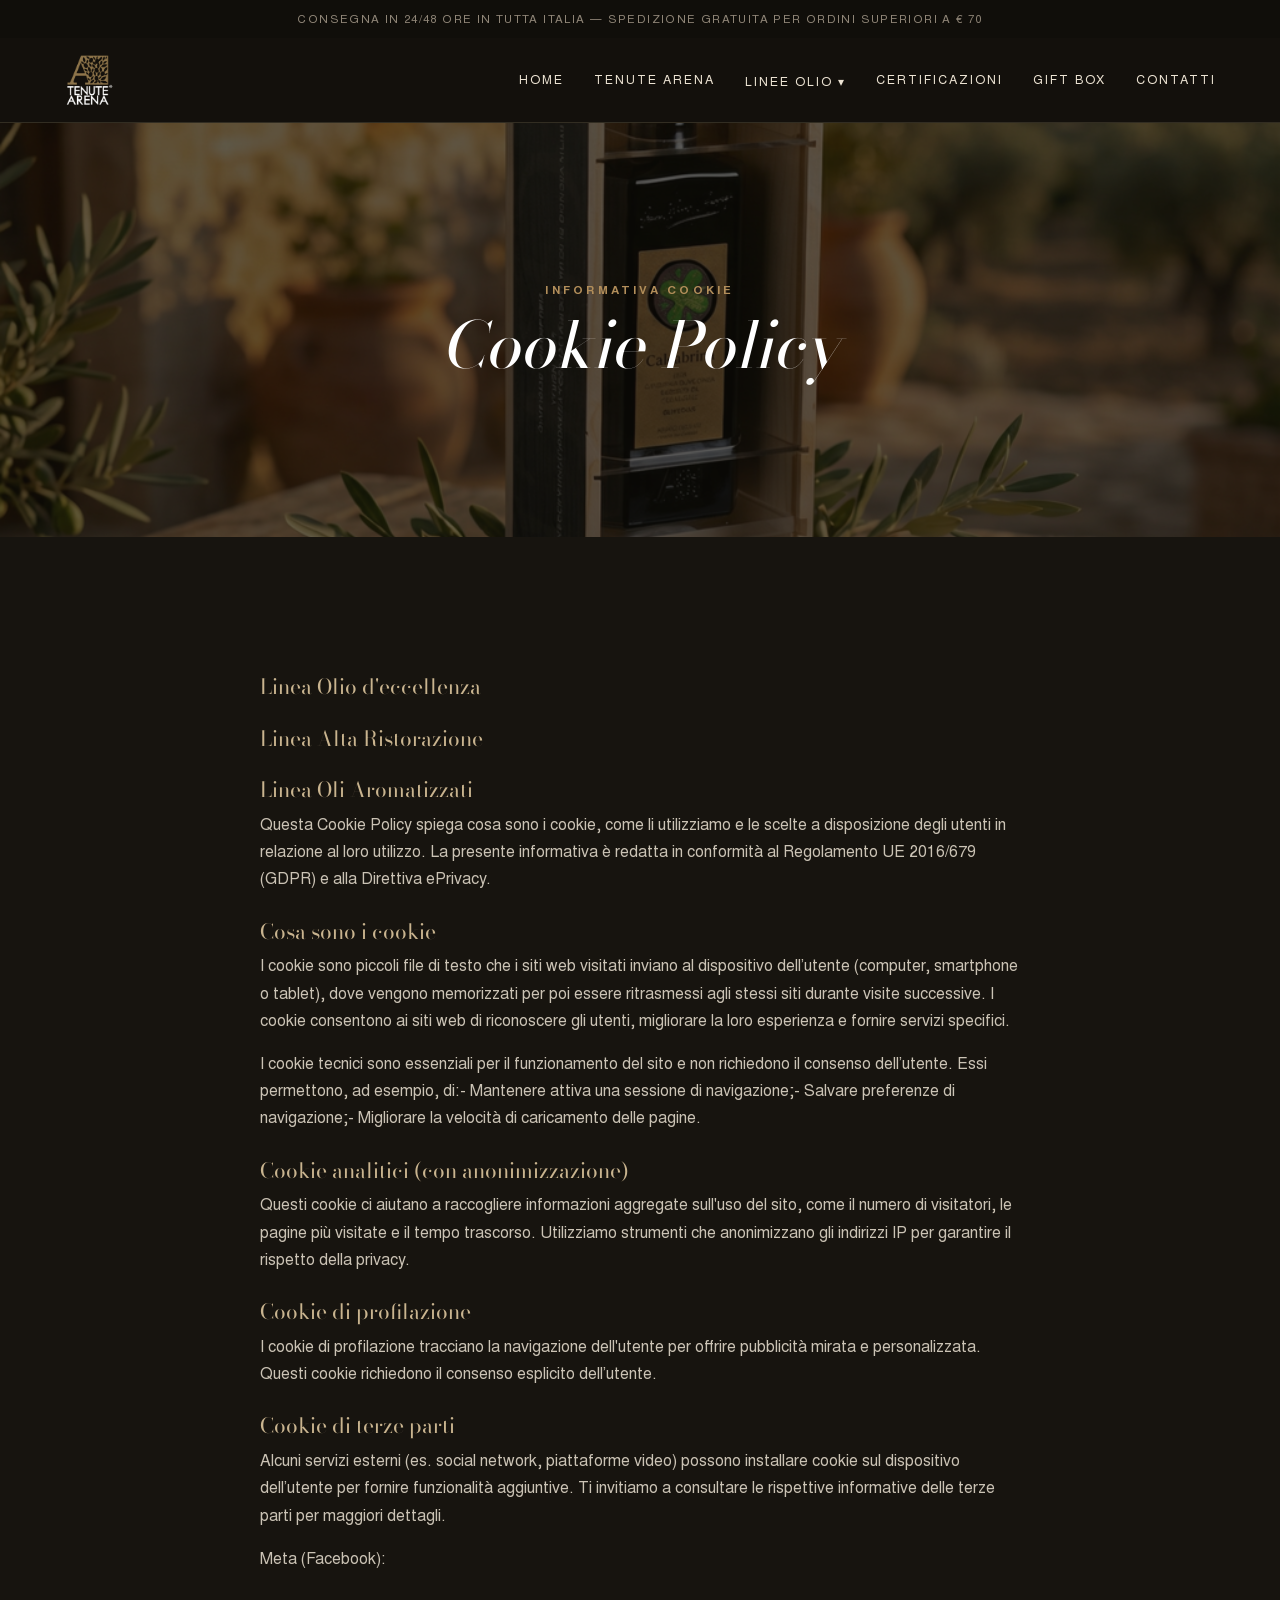
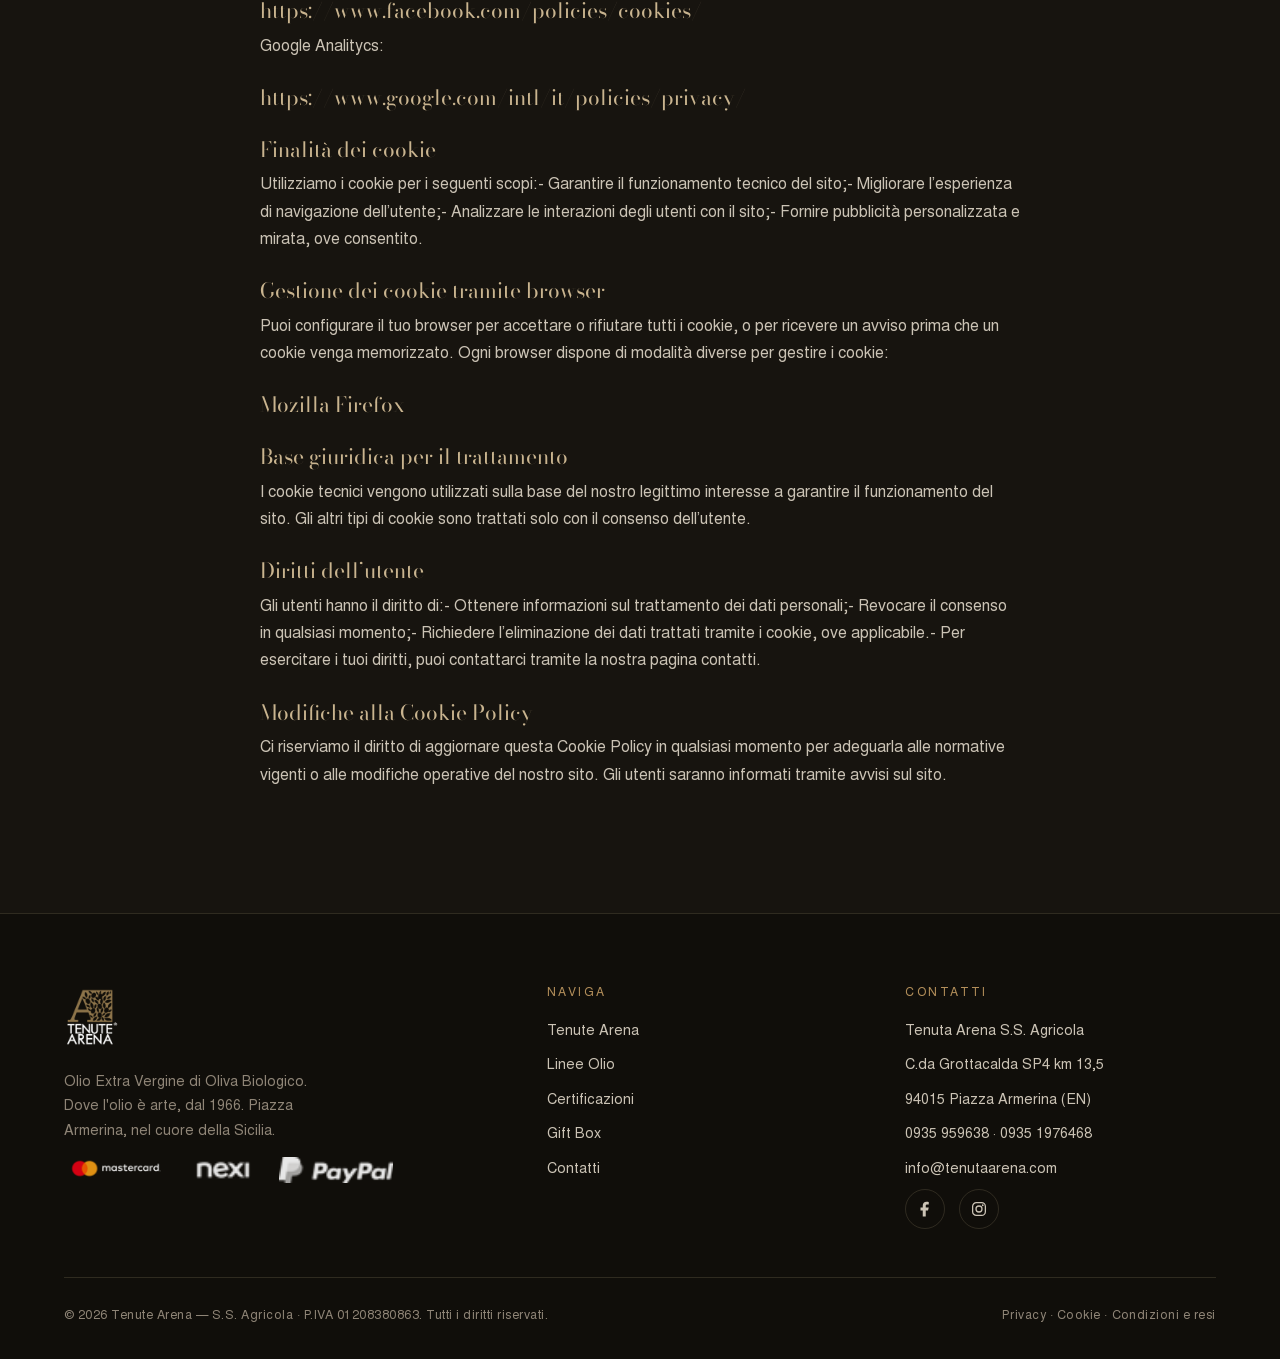
<file: cookie-policy.html>
<!doctype html>
<html lang="it">
<head>
<meta charset="utf-8">
<meta name="viewport" content="width=device-width,initial-scale=1">
<title>Cookie Policy — Tenute Arena</title>
<meta name="description" content="Informativa sui cookie utilizzati dal sito Tenute Arena.">
<meta name="theme-color" content="#17140f">
<link rel="icon" href="img/favicon.png">
<link rel="stylesheet" href="assets/styles.css">
</head>
<body>
<div class="topbar"><div class="container">Consegna in 24/48 ore in tutta Italia — Spedizione gratuita per ordini superiori a € 70</div></div>
<header class="site-header">
  <div class="container">
    <a class="brand" href="index.html" aria-label="Tenute Arena — home"><img src="assets/img/logo-white.png" alt="Tenute Arena"></a>
    <button class="nav-toggle" aria-label="Apri menu" aria-controls="nav"><svg viewBox="0 0 24 24" fill="none" stroke="currentColor" stroke-width="1.8"><path d="M3 6h18M3 12h18M3 18h18"/></svg></button>
    <nav class="nav" id="nav" aria-label="Navigazione principale">
      <a href="index.html">Home</a>
      <a href="tenute-arena.html">Tenute Arena</a>
      <div class="has-drop"><a href="linee-olio.html">Linee Olio ▾</a>
        <div class="dropdown">
          <a href="linea-sigillo.html">Linea Sigillo</a>
          <a href="linee-olio.html">Linea Olio d'Eccellenza</a>
          <a href="linea-horeca.html">Linea Alta Ristorazione</a>
          <a href="oli-aromatizzati.html">Linea Oli Aromatizzati</a>
          <a href="linea-gdo.html">Linea GDO</a>
        </div></div>
      <a href="certificazioni.html">Certificazioni</a>
      <a href="box-regalo.html">Gift Box</a>
      <a href="contatti.html">Contatti</a>
    </nav>
  </div>
</header>
<div class="nav-backdrop"></div>
<section class="page-hero">
  <div class="hero-bg"><img src="assets/img/hero.png" alt=""></div>
  <div class="page-hero-inner"><span class="eyebrow">Informativa cookie</span><h1>Cookie Policy</h1></div>
</section><section class="section"><div class="container"><div class="prose reveal"><h3>Linea Olio d'eccellenza</h3>
<h3>Linea Alta Ristorazione</h3>
<h3>Linea Oli Aromatizzati</h3>
<p>Questa Cookie Policy spiega cosa sono i cookie, come li utilizziamo e le scelte a disposizione degli utenti in relazione al loro utilizzo. La presente informativa è redatta in conformità al Regolamento UE 2016/679 (GDPR) e alla Direttiva ePrivacy.</p>
<h3>Cosa sono i cookie</h3>
<p>I cookie sono piccoli file di testo che i siti web visitati inviano al dispositivo dell’utente (computer, smartphone o tablet), dove vengono memorizzati per poi essere ritrasmessi agli stessi siti durante visite successive. I cookie consentono ai siti web di riconoscere gli utenti, migliorare la loro esperienza e fornire servizi specifici.</p>
<p>I cookie tecnici sono essenziali per il funzionamento del sito e non richiedono il consenso dell’utente. Essi permettono, ad esempio, di:- Mantenere attiva una sessione di navigazione;- Salvare preferenze di navigazione;- Migliorare la velocità di caricamento delle pagine.</p>
<h3>Cookie analitici (con anonimizzazione)</h3>
<p>Questi cookie ci aiutano a raccogliere informazioni aggregate sull'uso del sito, come il numero di visitatori, le pagine più visitate e il tempo trascorso. Utilizziamo strumenti che anonimizzano gli indirizzi IP per garantire il rispetto della privacy.</p>
<h3>Cookie di profilazione</h3>
<p>I cookie di profilazione tracciano la navigazione dell'utente per offrire pubblicità mirata e personalizzata. Questi cookie richiedono il consenso esplicito dell’utente.</p>
<h3>Cookie di terze parti</h3>
<p>Alcuni servizi esterni (es. social network, piattaforme video) possono installare cookie sul dispositivo dell’utente per fornire funzionalità aggiuntive. Ti invitiamo a consultare le rispettive informative delle terze parti per maggiori dettagli.</p>
<p>Meta (Facebook):</p>
<h3>https://www.facebook.com/policies/cookies/</h3>
<p>Google Analitycs:</p>
<h3>https://www.google.com/intl/it/policies/privacy/</h3>
<h3>Finalità dei cookie</h3>
<p>Utilizziamo i cookie per i seguenti scopi:- Garantire il funzionamento tecnico del sito;- Migliorare l’esperienza di navigazione dell’utente;- Analizzare le interazioni degli utenti con il sito;- Fornire pubblicità personalizzata e mirata, ove consentito.</p>
<h3>Gestione dei cookie tramite browser</h3>
<p>Puoi configurare il tuo browser per accettare o rifiutare tutti i cookie, o per ricevere un avviso prima che un cookie venga memorizzato. Ogni browser dispone di modalità diverse per gestire i cookie:</p>
<h3>Mozilla Firefox</h3>
<h3>Base giuridica per il trattamento</h3>
<p>I cookie tecnici vengono utilizzati sulla base del nostro legittimo interesse a garantire il funzionamento del sito. Gli altri tipi di cookie sono trattati solo con il consenso dell’utente.</p>
<h3>Diritti dell’utente</h3>
<p>Gli utenti hanno il diritto di:- Ottenere informazioni sul trattamento dei dati personali;- Revocare il consenso in qualsiasi momento;- Richiedere l’eliminazione dei dati trattati tramite i cookie, ove applicabile.- Per esercitare i tuoi diritti, puoi contattarci tramite la nostra pagina contatti.</p>
<h3>Modifiche alla Cookie Policy</h3>
<p>Ci riserviamo il diritto di aggiornare questa Cookie Policy in qualsiasi momento per adeguarla alle normative vigenti o alle modifiche operative del nostro sito. Gli utenti saranno informati tramite avvisi sul sito.</p></div></div></section><footer class="site-footer">
  <div class="container">
    <div class="footer-grid">
      <div class="footer-brand">
        <img src="assets/img/logo-white.png" alt="Tenute Arena">
        <p>Olio Extra Vergine di Oliva Biologico. Dove l'olio è arte, dal 1966. Piazza Armerina, nel cuore della Sicilia.</p>
        <div class="pay"><img src="assets/img/pay-mastercard.png" alt="Mastercard"><img src="assets/img/pay-nexi.png" alt="Nexi"><img src="assets/img/pay-paypal.png" alt="PayPal"></div>
      </div>
      <div><h4>Naviga</h4><ul>
        <li><a href="tenute-arena.html">Tenute Arena</a></li>
        <li><a href="linee-olio.html">Linee Olio</a></li>
        <li><a href="certificazioni.html">Certificazioni</a></li>
        <li><a href="box-regalo.html">Gift Box</a></li>
        <li><a href="contatti.html">Contatti</a></li></ul></div>
      <div><h4>Contatti</h4><ul>
        <li>Tenuta Arena S.S. Agricola</li>
        <li>C.da Grottacalda SP4 km 13,5</li>
        <li>94015 Piazza Armerina (EN)</li>
        <li><a href="tel:+390935959638">0935 959638</a> · <a href="tel:+3909351976468">0935 1976468</a></li>
        <li><a href="mailto:info@tenutaarena.com">info@tenutaarena.com</a></li></ul>
        <div class="socials">
          <a href="https://it-it.facebook.com/" aria-label="Facebook"><svg viewBox="0 0 24 24" fill="currentColor"><path d="M13 22v-8h3l1-4h-4V8c0-1.1.3-1.9 1.9-1.9H17V2.5C16.7 2.5 15.4 2.3 14 2.3c-3 0-5 1.8-5 5.2V10H6v4h3v8h4z"/></svg></a>
          <a href="https://www.instagram.com/" aria-label="Instagram"><svg viewBox="0 0 24 24" fill="none" stroke="currentColor" stroke-width="1.7"><rect x="3.5" y="3.5" width="17" height="17" rx="5"/><circle cx="12" cy="12" r="4"/><circle cx="17" cy="7" r="1.2" fill="currentColor" stroke="none"/></svg></a>
        </div></div>
    </div>
    <div class="footer-bottom">
      <span>© <span id="yr">2026</span> Tenute Arena — S.S. Agricola · P.IVA 01208380863. Tutti i diritti riservati.</span>
      <span><a href="privacy-policy.html">Privacy</a> · <a href="cookie-policy.html">Cookie</a> · <a href="condizioni-vendita.html">Condizioni e resi</a></span>
    </div>
  </div>
</footer>
<script src="assets/app.js"></script>
<script>document.getElementById('yr').textContent=new Date().getFullYear();</script>
</body></html>
</file>
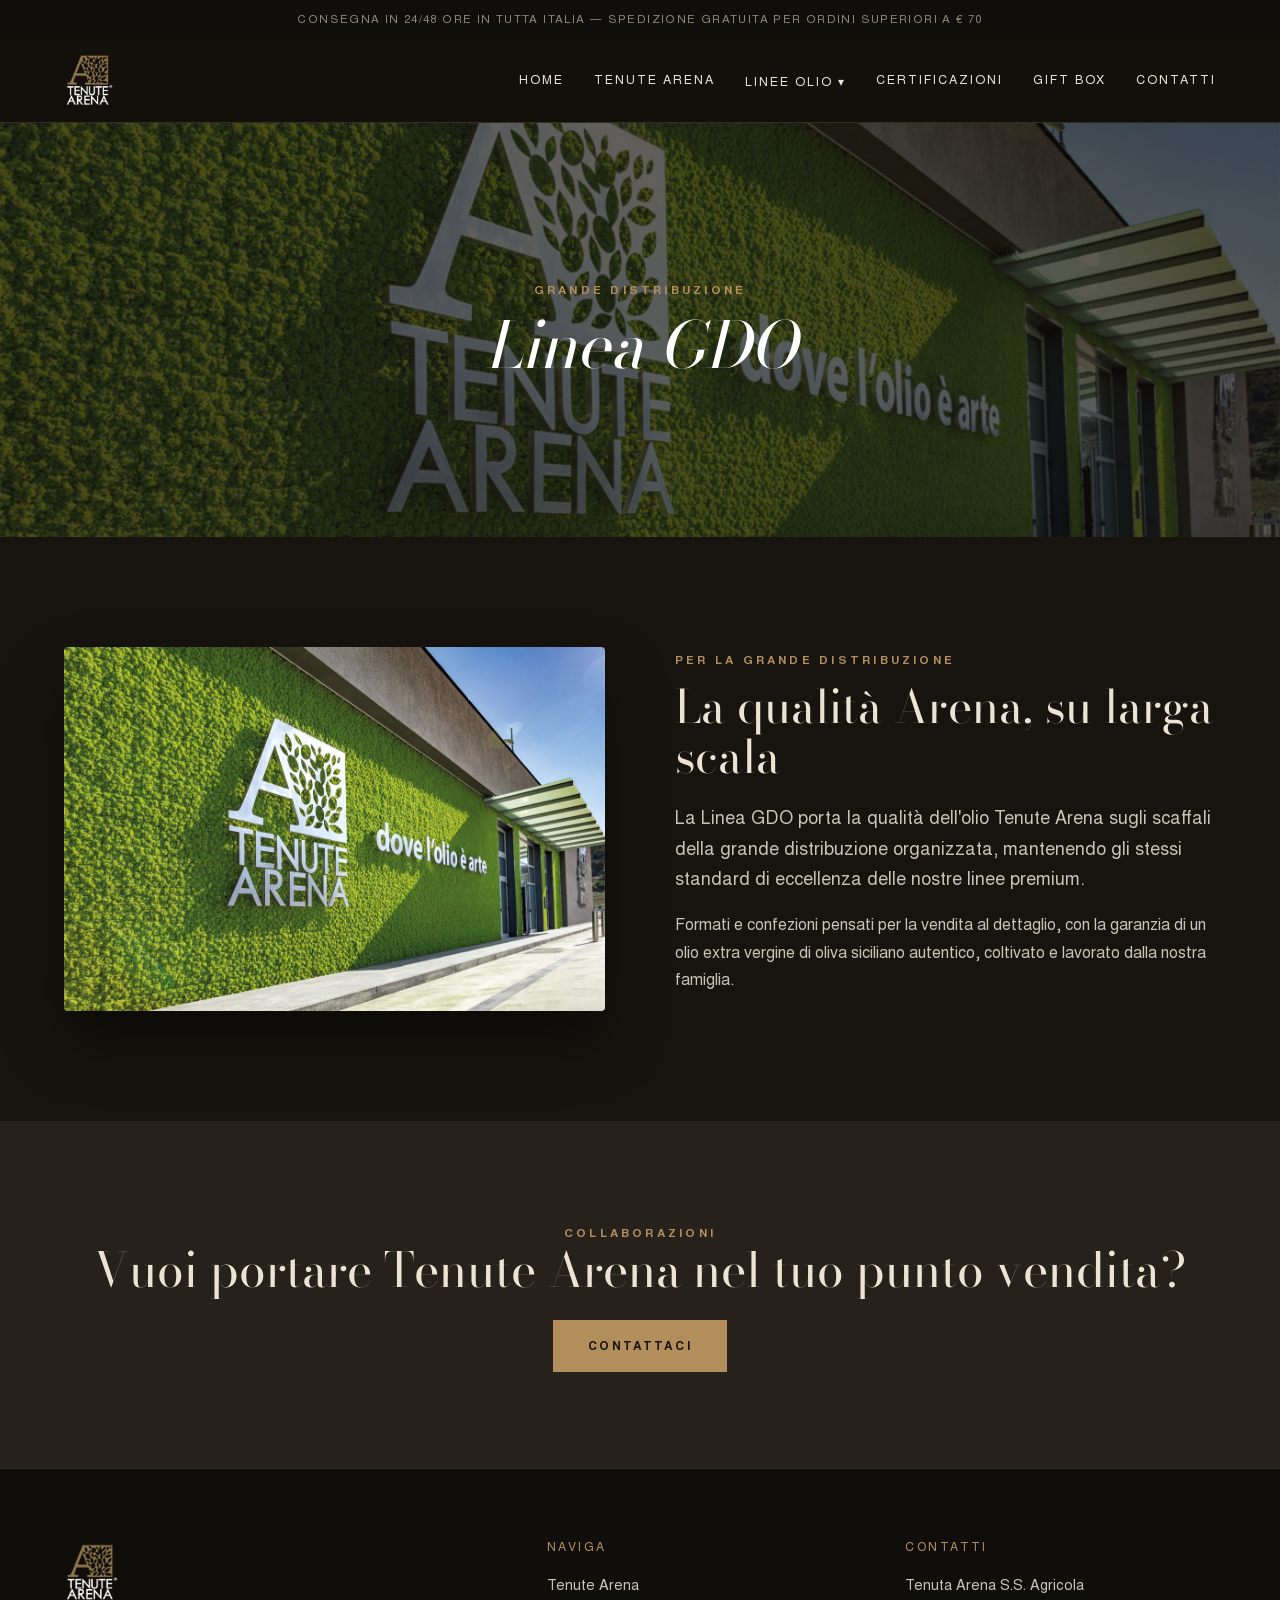
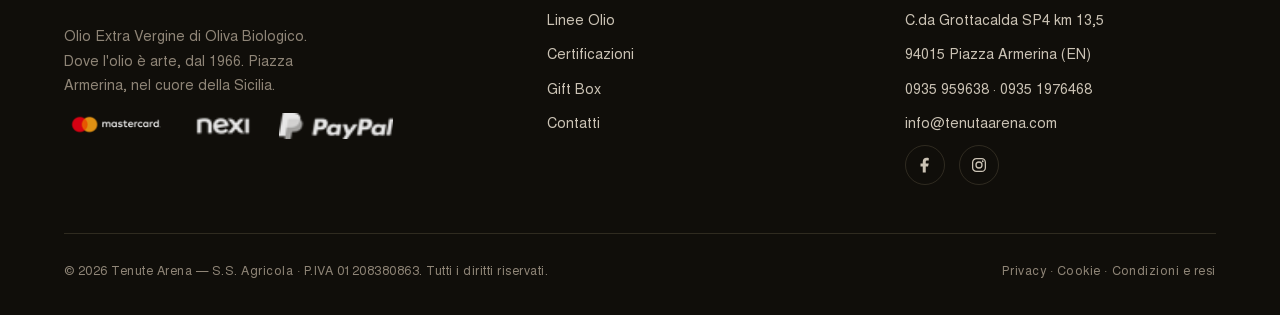
<file: linea-gdo.html>
<!doctype html>
<html lang="it">
<head>
<meta charset="utf-8">
<meta name="viewport" content="width=device-width,initial-scale=1">
<title>Linea GDO — Olio Tenute Arena per la Grande Distribuzione</title>
<meta name="description" content="La linea GDO di Tenute Arena: l'olio extra vergine di oliva siciliano per la grande distribuzione organizzata.">
<meta name="theme-color" content="#17140f">
<link rel="icon" href="img/favicon.png">
<link rel="stylesheet" href="assets/styles.css">
</head>
<body>
<div class="topbar"><div class="container">Consegna in 24/48 ore in tutta Italia — Spedizione gratuita per ordini superiori a € 70</div></div>
<header class="site-header">
  <div class="container">
    <a class="brand" href="index.html" aria-label="Tenute Arena — home"><img src="assets/img/logo-white.png" alt="Tenute Arena"></a>
    <button class="nav-toggle" aria-label="Apri menu" aria-controls="nav"><svg viewBox="0 0 24 24" fill="none" stroke="currentColor" stroke-width="1.8"><path d="M3 6h18M3 12h18M3 18h18"/></svg></button>
    <nav class="nav" id="nav" aria-label="Navigazione principale">
      <a href="index.html">Home</a>
      <a href="tenute-arena.html">Tenute Arena</a>
      <div class="has-drop"><a href="linee-olio.html">Linee Olio ▾</a>
        <div class="dropdown">
          <a href="linea-sigillo.html">Linea Sigillo</a>
          <a href="linee-olio.html">Linea Olio d'Eccellenza</a>
          <a href="linea-horeca.html">Linea Alta Ristorazione</a>
          <a href="oli-aromatizzati.html">Linea Oli Aromatizzati</a>
          <a href="linea-gdo.html">Linea GDO</a>
        </div></div>
      <a href="certificazioni.html">Certificazioni</a>
      <a href="box-regalo.html">Gift Box</a>
      <a href="contatti.html">Contatti</a>
    </nav>
  </div>
</header>
<div class="nav-backdrop"></div>
<section class="page-hero">
  <div class="hero-bg"><img src="assets/img/estate.jpg" alt=""></div>
  <div class="page-hero-inner"><span class="eyebrow">Grande distribuzione</span><h1>Linea GDO</h1></div>
</section><section class="section"><div class="container"><div class="split">
      <div class="split-media reveal"><img src="assets/img/estate.jpg" alt="La qualità Arena, su larga scala"></div>
      <div class="split-text reveal"><span class="eyebrow">Per la grande distribuzione</span><h2>La qualità Arena, su larga scala</h2>
      <p class="lead">La Linea GDO porta la qualità dell'olio Tenute Arena sugli scaffali della grande distribuzione organizzata, mantenendo gli stessi standard di eccellenza delle nostre linee premium.</p><p>Formati e confezioni pensati per la vendita al dettaglio, con la garanzia di un olio extra vergine di oliva siciliano autentico, coltivato e lavorato dalla nostra famiglia.</p></div></div></div></section><section class="cta"><div class="container reveal"><span class="eyebrow">Collaborazioni</span><h2>Vuoi portare Tenute Arena nel tuo punto vendita?</h2><a class="btn btn-solid" href="contatti.html">Contattaci</a></div></section><footer class="site-footer">
  <div class="container">
    <div class="footer-grid">
      <div class="footer-brand">
        <img src="assets/img/logo-white.png" alt="Tenute Arena">
        <p>Olio Extra Vergine di Oliva Biologico. Dove l'olio è arte, dal 1966. Piazza Armerina, nel cuore della Sicilia.</p>
        <div class="pay"><img src="assets/img/pay-mastercard.png" alt="Mastercard"><img src="assets/img/pay-nexi.png" alt="Nexi"><img src="assets/img/pay-paypal.png" alt="PayPal"></div>
      </div>
      <div><h4>Naviga</h4><ul>
        <li><a href="tenute-arena.html">Tenute Arena</a></li>
        <li><a href="linee-olio.html">Linee Olio</a></li>
        <li><a href="certificazioni.html">Certificazioni</a></li>
        <li><a href="box-regalo.html">Gift Box</a></li>
        <li><a href="contatti.html">Contatti</a></li></ul></div>
      <div><h4>Contatti</h4><ul>
        <li>Tenuta Arena S.S. Agricola</li>
        <li>C.da Grottacalda SP4 km 13,5</li>
        <li>94015 Piazza Armerina (EN)</li>
        <li><a href="tel:+390935959638">0935 959638</a> · <a href="tel:+3909351976468">0935 1976468</a></li>
        <li><a href="mailto:info@tenutaarena.com">info@tenutaarena.com</a></li></ul>
        <div class="socials">
          <a href="https://it-it.facebook.com/" aria-label="Facebook"><svg viewBox="0 0 24 24" fill="currentColor"><path d="M13 22v-8h3l1-4h-4V8c0-1.1.3-1.9 1.9-1.9H17V2.5C16.7 2.5 15.4 2.3 14 2.3c-3 0-5 1.8-5 5.2V10H6v4h3v8h4z"/></svg></a>
          <a href="https://www.instagram.com/" aria-label="Instagram"><svg viewBox="0 0 24 24" fill="none" stroke="currentColor" stroke-width="1.7"><rect x="3.5" y="3.5" width="17" height="17" rx="5"/><circle cx="12" cy="12" r="4"/><circle cx="17" cy="7" r="1.2" fill="currentColor" stroke="none"/></svg></a>
        </div></div>
    </div>
    <div class="footer-bottom">
      <span>© <span id="yr">2026</span> Tenute Arena — S.S. Agricola · P.IVA 01208380863. Tutti i diritti riservati.</span>
      <span><a href="privacy-policy.html">Privacy</a> · <a href="cookie-policy.html">Cookie</a> · <a href="condizioni-vendita.html">Condizioni e resi</a></span>
    </div>
  </div>
</footer>
<script src="assets/app.js"></script>
<script>document.getElementById('yr').textContent=new Date().getFullYear();</script>
</body></html>
</file>
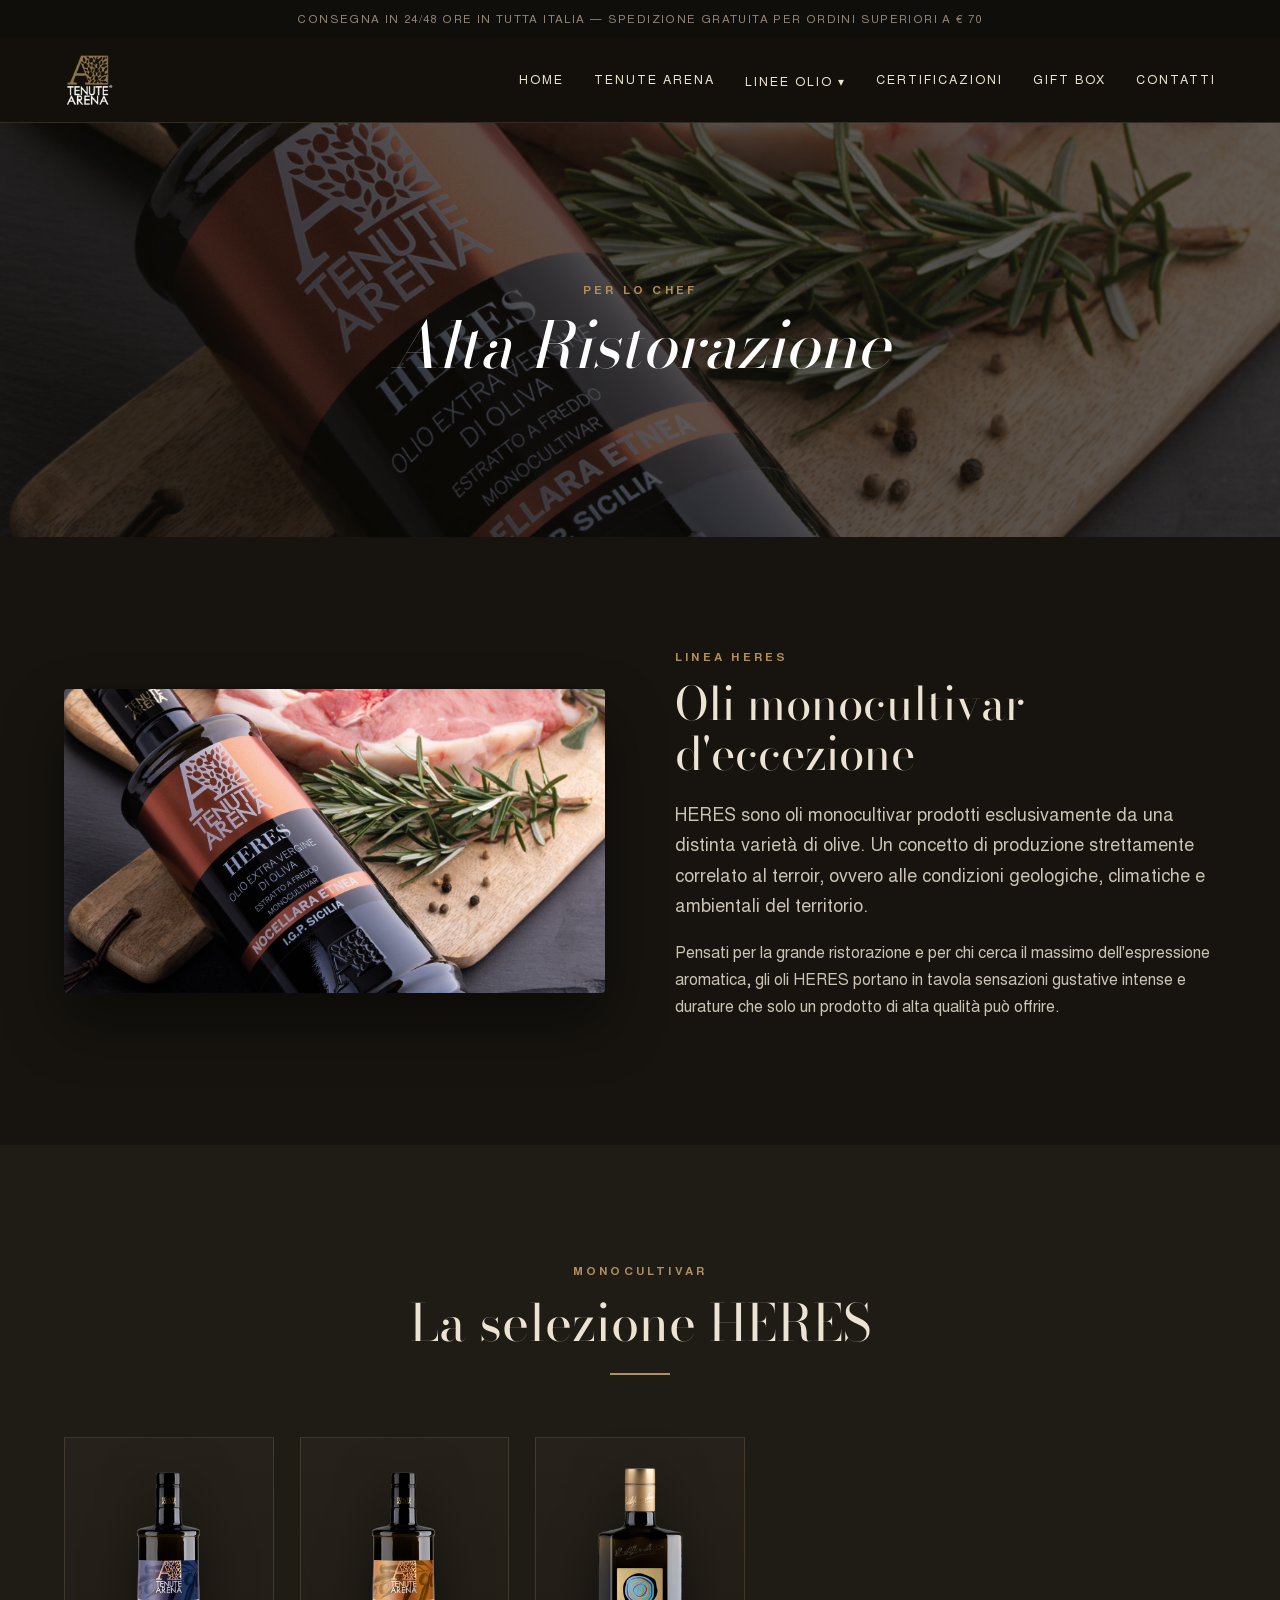
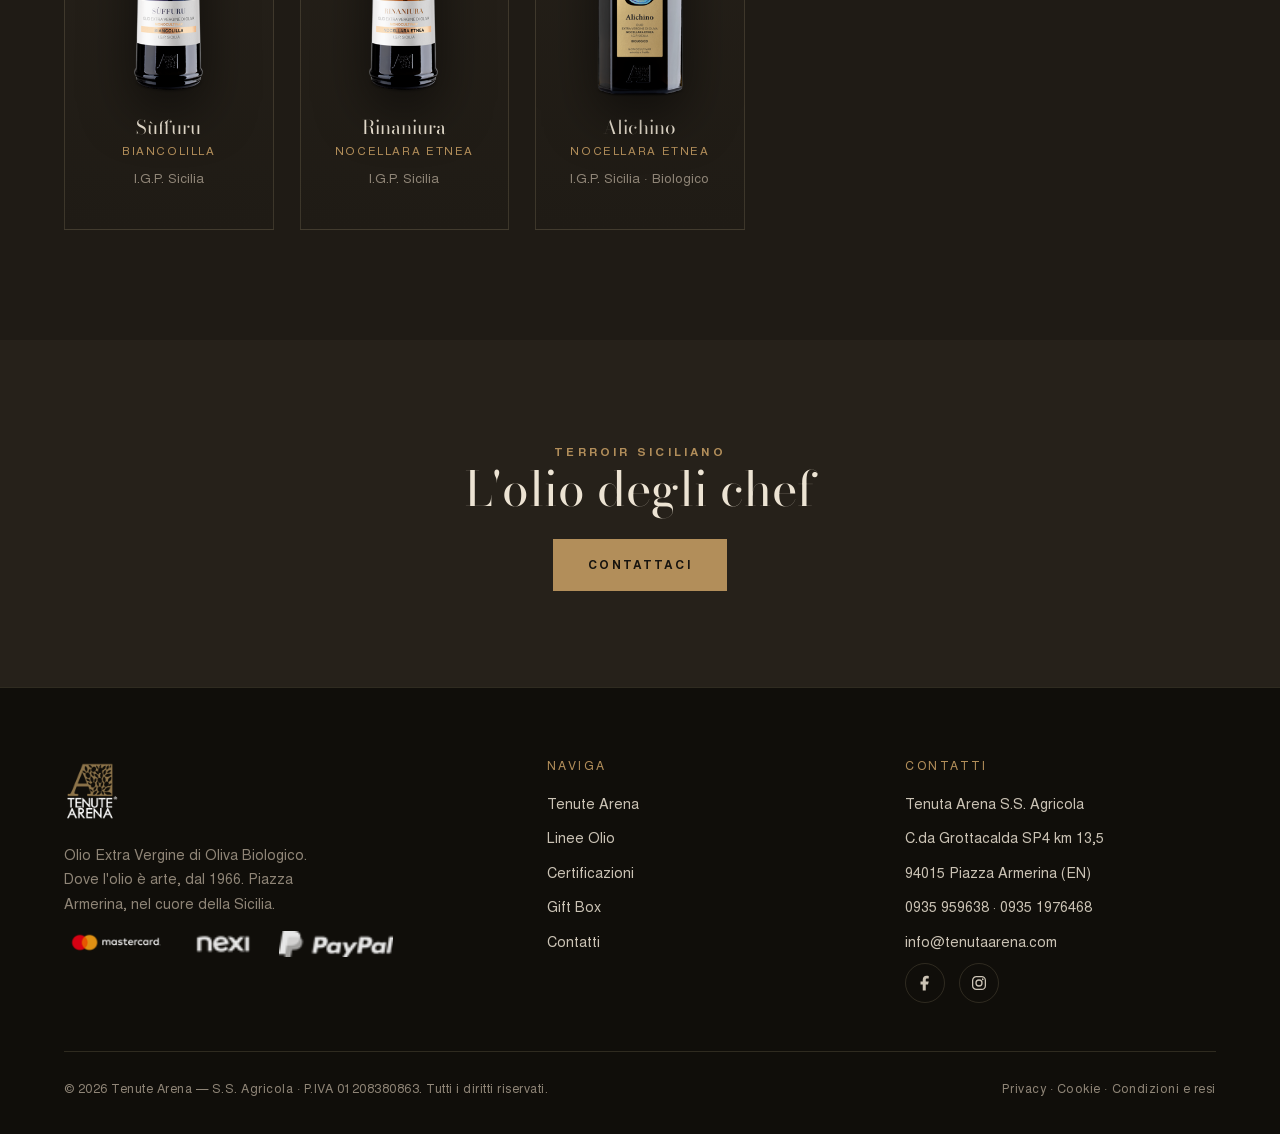
<file: linea-horeca.html>
<!doctype html>
<html lang="it">
<head>
<meta charset="utf-8">
<meta name="viewport" content="width=device-width,initial-scale=1">
<title>Linea Alta Ristorazione HERES — Olio Monocultivar | Tenute Arena</title>
<meta name="description" content="La linea HERES di Tenute Arena: oli monocultivar per l'alta ristorazione, espressione del terroir siciliano.">
<meta name="theme-color" content="#17140f">
<link rel="icon" href="img/favicon.png">
<link rel="stylesheet" href="assets/styles.css">
</head>
<body>
<div class="topbar"><div class="container">Consegna in 24/48 ore in tutta Italia — Spedizione gratuita per ordini superiori a € 70</div></div>
<header class="site-header">
  <div class="container">
    <a class="brand" href="index.html" aria-label="Tenute Arena — home"><img src="assets/img/logo-white.png" alt="Tenute Arena"></a>
    <button class="nav-toggle" aria-label="Apri menu" aria-controls="nav"><svg viewBox="0 0 24 24" fill="none" stroke="currentColor" stroke-width="1.8"><path d="M3 6h18M3 12h18M3 18h18"/></svg></button>
    <nav class="nav" id="nav" aria-label="Navigazione principale">
      <a href="index.html">Home</a>
      <a href="tenute-arena.html">Tenute Arena</a>
      <div class="has-drop"><a href="linee-olio.html">Linee Olio ▾</a>
        <div class="dropdown">
          <a href="linea-sigillo.html">Linea Sigillo</a>
          <a href="linee-olio.html">Linea Olio d'Eccellenza</a>
          <a href="linea-horeca.html">Linea Alta Ristorazione</a>
          <a href="oli-aromatizzati.html">Linea Oli Aromatizzati</a>
          <a href="linea-gdo.html">Linea GDO</a>
        </div></div>
      <a href="certificazioni.html">Certificazioni</a>
      <a href="box-regalo.html">Gift Box</a>
      <a href="contatti.html">Contatti</a>
    </nav>
  </div>
</header>
<div class="nav-backdrop"></div>
<section class="page-hero">
  <div class="hero-bg"><img src="assets/img/lifestyle-heres.jpg" alt=""></div>
  <div class="page-hero-inner"><span class="eyebrow">Per lo chef</span><h1>Alta Ristorazione</h1></div>
</section><section class="section"><div class="container"><div class="split">
      <div class="split-media reveal"><img src="assets/img/lifestyle-heres.jpg" alt="Oli monocultivar d'eccezione"></div>
      <div class="split-text reveal"><span class="eyebrow">Linea HERES</span><h2>Oli monocultivar d'eccezione</h2>
      <p class="lead">HERES sono oli monocultivar prodotti esclusivamente da una distinta varietà di olive. Un concetto di produzione strettamente correlato al terroir, ovvero alle condizioni geologiche, climatiche e ambientali del territorio.</p><p>Pensati per la grande ristorazione e per chi cerca il massimo dell'espressione aromatica, gli oli HERES portano in tavola sensazioni gustative intense e durature che solo un prodotto di alta qualità può offrire.</p></div></div></div></section><section class="section bg-2"><div class="container">
   <div class="section-head reveal"><span class="eyebrow">Monocultivar</span><h2>La selezione HERES</h2><div class="divider"></div></div>
   <div class="products"><article class="product reveal"><div class="product-img"><img src="assets/img/bottle-suffuru.png" alt="Sùffuru — Biancolilla I.G.P. Sicilia"></div><h3>Sùffuru</h3><div class="cultivar">Biancolilla</div><p class="note">I.G.P. Sicilia</p></article><article class="product reveal"><div class="product-img"><img src="assets/img/bottle-rinaniura.png" alt="Rinaniura — Nocellara Etnea I.G.P. Sicilia"></div><h3>Rinaniura</h3><div class="cultivar">Nocellara Etnea</div><p class="note">I.G.P. Sicilia</p></article><article class="product reveal"><div class="product-img"><img src="assets/img/bottle-alichino.png" alt="Alichino — Nocellara Etnea I.G.P. Sicilia · Biologico"></div><h3>Alichino</h3><div class="cultivar">Nocellara Etnea</div><p class="note">I.G.P. Sicilia · Biologico</p></article></div></div></section>
   <section class="cta"><div class="container reveal"><span class="eyebrow">Terroir siciliano</span><h2>L'olio degli chef</h2><a class="btn btn-solid" href="contatti.html">Contattaci</a></div></section><footer class="site-footer">
  <div class="container">
    <div class="footer-grid">
      <div class="footer-brand">
        <img src="assets/img/logo-white.png" alt="Tenute Arena">
        <p>Olio Extra Vergine di Oliva Biologico. Dove l'olio è arte, dal 1966. Piazza Armerina, nel cuore della Sicilia.</p>
        <div class="pay"><img src="assets/img/pay-mastercard.png" alt="Mastercard"><img src="assets/img/pay-nexi.png" alt="Nexi"><img src="assets/img/pay-paypal.png" alt="PayPal"></div>
      </div>
      <div><h4>Naviga</h4><ul>
        <li><a href="tenute-arena.html">Tenute Arena</a></li>
        <li><a href="linee-olio.html">Linee Olio</a></li>
        <li><a href="certificazioni.html">Certificazioni</a></li>
        <li><a href="box-regalo.html">Gift Box</a></li>
        <li><a href="contatti.html">Contatti</a></li></ul></div>
      <div><h4>Contatti</h4><ul>
        <li>Tenuta Arena S.S. Agricola</li>
        <li>C.da Grottacalda SP4 km 13,5</li>
        <li>94015 Piazza Armerina (EN)</li>
        <li><a href="tel:+390935959638">0935 959638</a> · <a href="tel:+3909351976468">0935 1976468</a></li>
        <li><a href="mailto:info@tenutaarena.com">info@tenutaarena.com</a></li></ul>
        <div class="socials">
          <a href="https://it-it.facebook.com/" aria-label="Facebook"><svg viewBox="0 0 24 24" fill="currentColor"><path d="M13 22v-8h3l1-4h-4V8c0-1.1.3-1.9 1.9-1.9H17V2.5C16.7 2.5 15.4 2.3 14 2.3c-3 0-5 1.8-5 5.2V10H6v4h3v8h4z"/></svg></a>
          <a href="https://www.instagram.com/" aria-label="Instagram"><svg viewBox="0 0 24 24" fill="none" stroke="currentColor" stroke-width="1.7"><rect x="3.5" y="3.5" width="17" height="17" rx="5"/><circle cx="12" cy="12" r="4"/><circle cx="17" cy="7" r="1.2" fill="currentColor" stroke="none"/></svg></a>
        </div></div>
    </div>
    <div class="footer-bottom">
      <span>© <span id="yr">2026</span> Tenute Arena — S.S. Agricola · P.IVA 01208380863. Tutti i diritti riservati.</span>
      <span><a href="privacy-policy.html">Privacy</a> · <a href="cookie-policy.html">Cookie</a> · <a href="condizioni-vendita.html">Condizioni e resi</a></span>
    </div>
  </div>
</footer>
<script src="assets/app.js"></script>
<script>document.getElementById('yr').textContent=new Date().getFullYear();</script>
</body></html>
</file>
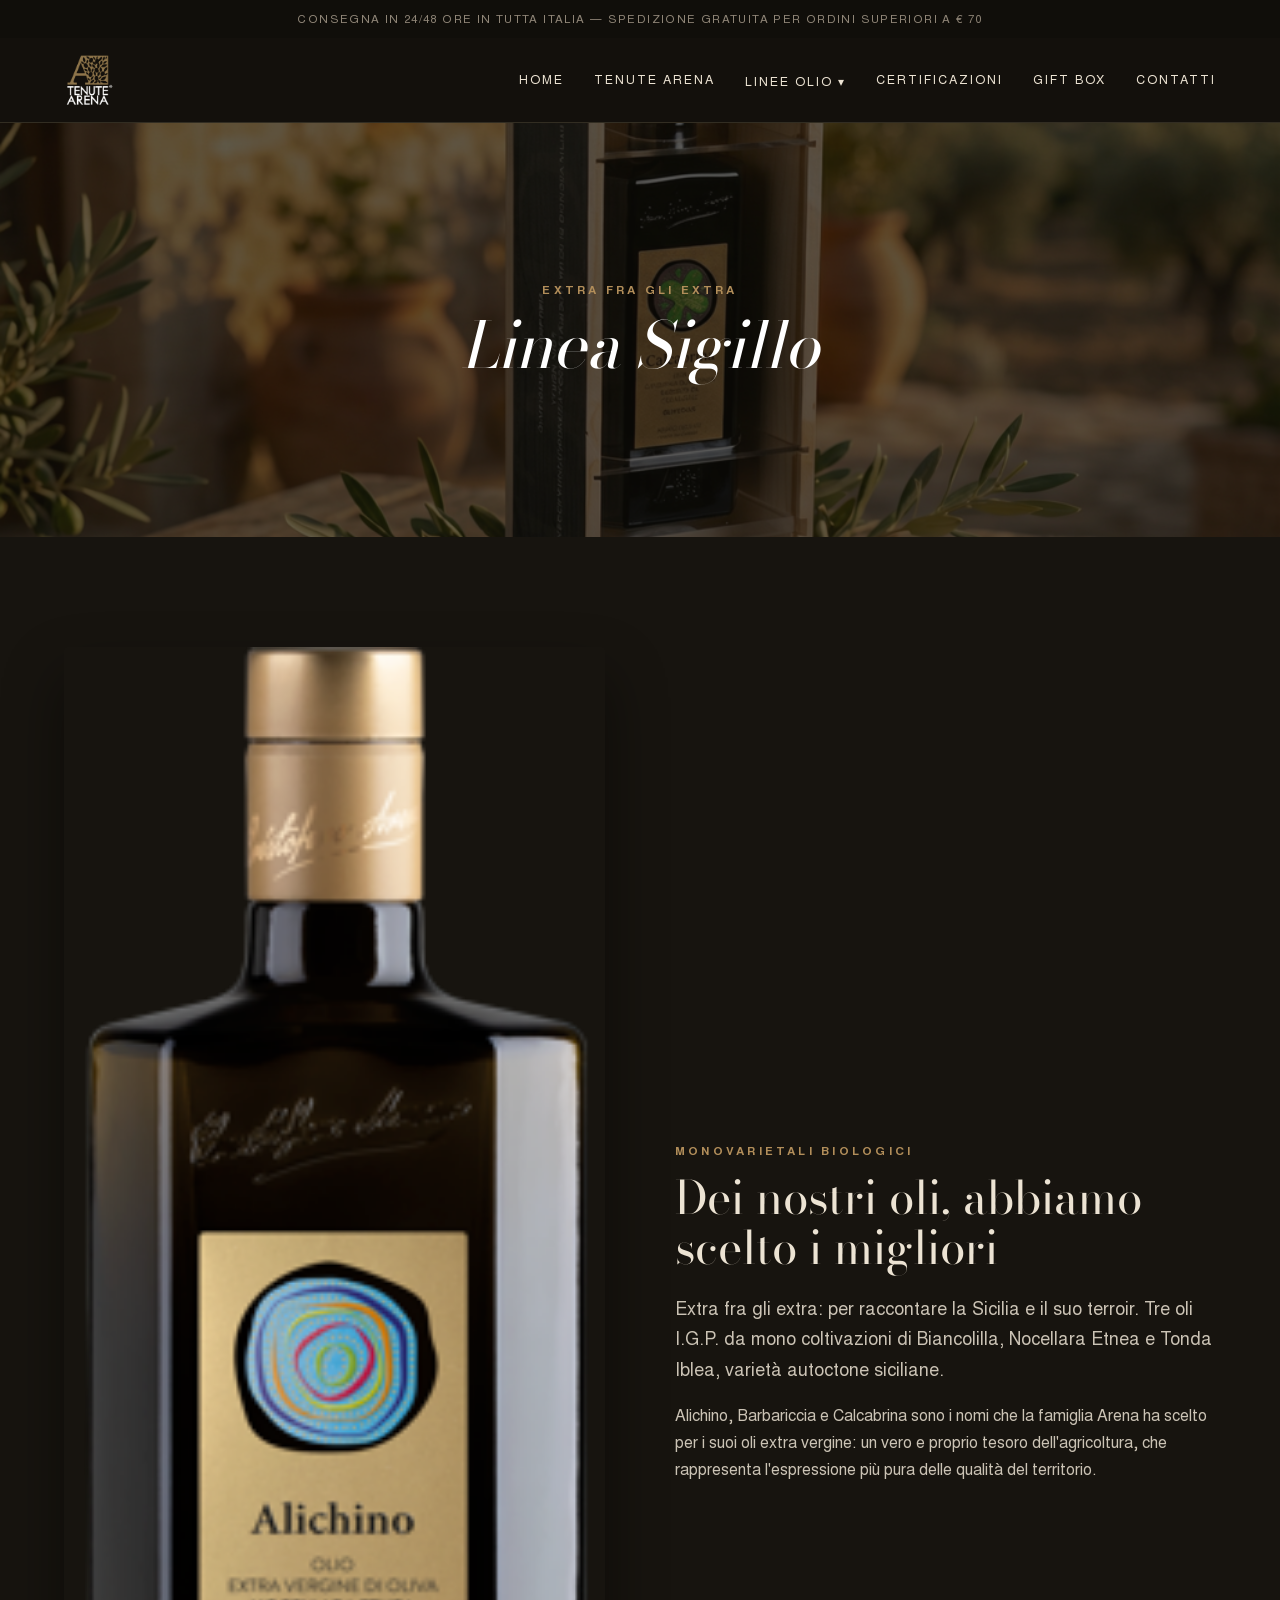
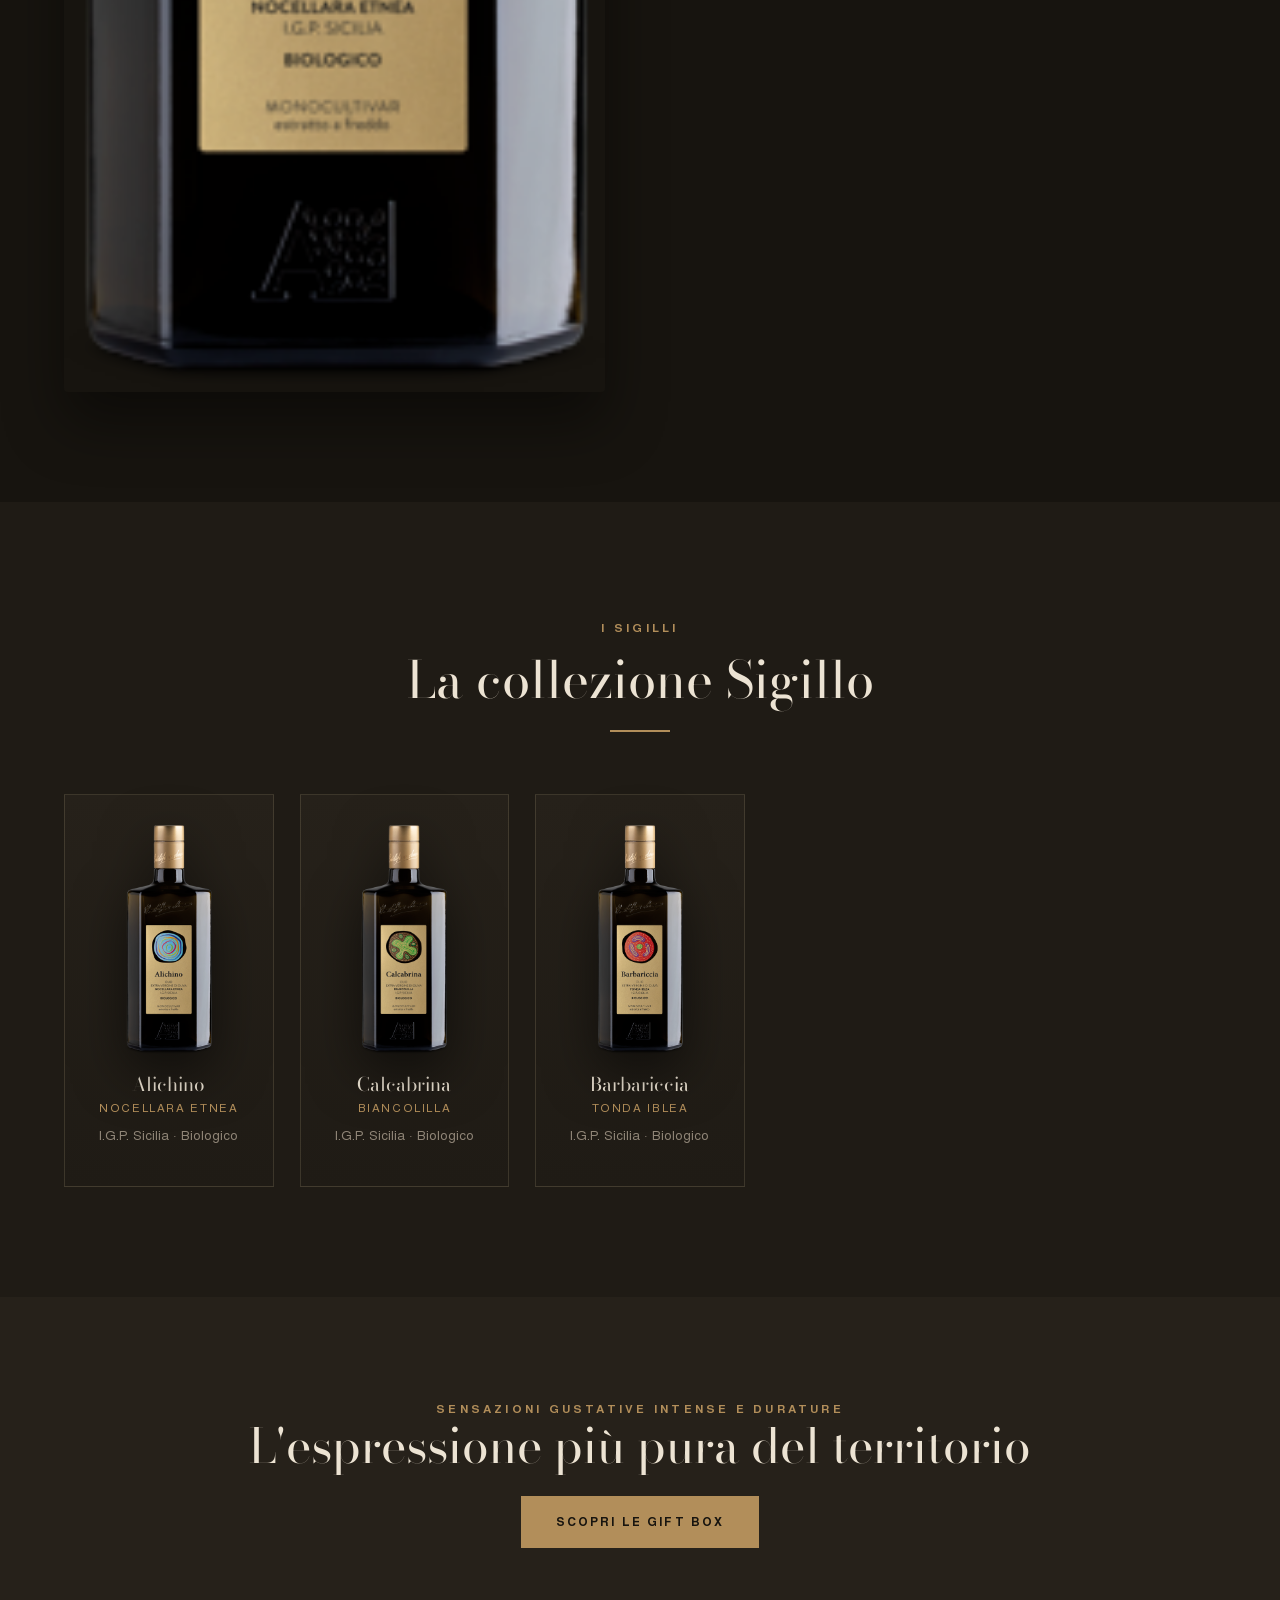
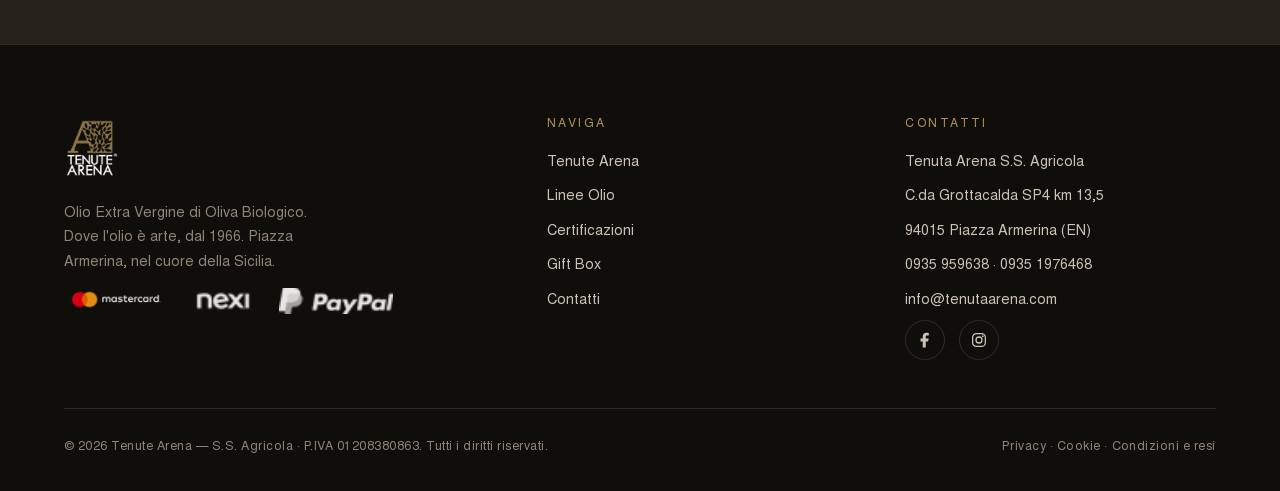
<file: linea-sigillo.html>
<!doctype html>
<html lang="it">
<head>
<meta charset="utf-8">
<meta name="viewport" content="width=device-width,initial-scale=1">
<title>Linea Sigillo — Olio Monovarietale Biologico IGP | Tenute Arena</title>
<meta name="description" content="La Linea Sigillo di Tenute Arena: oli monovarietali biologici IGP Sicilia — Alichino, Calcabrina, Barbariccia.">
<meta name="theme-color" content="#17140f">
<link rel="icon" href="img/favicon.png">
<link rel="stylesheet" href="assets/styles.css">
</head>
<body>
<div class="topbar"><div class="container">Consegna in 24/48 ore in tutta Italia — Spedizione gratuita per ordini superiori a € 70</div></div>
<header class="site-header">
  <div class="container">
    <a class="brand" href="index.html" aria-label="Tenute Arena — home"><img src="assets/img/logo-white.png" alt="Tenute Arena"></a>
    <button class="nav-toggle" aria-label="Apri menu" aria-controls="nav"><svg viewBox="0 0 24 24" fill="none" stroke="currentColor" stroke-width="1.8"><path d="M3 6h18M3 12h18M3 18h18"/></svg></button>
    <nav class="nav" id="nav" aria-label="Navigazione principale">
      <a href="index.html">Home</a>
      <a href="tenute-arena.html">Tenute Arena</a>
      <div class="has-drop"><a href="linee-olio.html">Linee Olio ▾</a>
        <div class="dropdown">
          <a href="linea-sigillo.html">Linea Sigillo</a>
          <a href="linee-olio.html">Linea Olio d'Eccellenza</a>
          <a href="linea-horeca.html">Linea Alta Ristorazione</a>
          <a href="oli-aromatizzati.html">Linea Oli Aromatizzati</a>
          <a href="linea-gdo.html">Linea GDO</a>
        </div></div>
      <a href="certificazioni.html">Certificazioni</a>
      <a href="box-regalo.html">Gift Box</a>
      <a href="contatti.html">Contatti</a>
    </nav>
  </div>
</header>
<div class="nav-backdrop"></div>
<section class="page-hero">
  <div class="hero-bg"><img src="assets/img/hero.png" alt=""></div>
  <div class="page-hero-inner"><span class="eyebrow">Extra fra gli extra</span><h1>Linea Sigillo</h1></div>
</section><section class="section"><div class="container"><div class="split">
      <div class="split-media reveal"><img src="assets/img/bottle-alichino.png" alt="Dei nostri oli, abbiamo scelto i migliori"></div>
      <div class="split-text reveal"><span class="eyebrow">Monovarietali biologici</span><h2>Dei nostri oli, abbiamo scelto i migliori</h2>
      <p class="lead">Extra fra gli extra: per raccontare la Sicilia e il suo terroir. Tre oli I.G.P. da mono coltivazioni di Biancolilla, Nocellara Etnea e Tonda Iblea, varietà autoctone siciliane.</p><p>Alichino, Barbariccia e Calcabrina sono i nomi che la famiglia Arena ha scelto per i suoi oli extra vergine: un vero e proprio tesoro dell'agricoltura, che rappresenta l'espressione più pura delle qualità del territorio.</p></div></div></div></section><section class="section bg-2"><div class="container">
   <div class="section-head reveal"><span class="eyebrow">I sigilli</span><h2>La collezione Sigillo</h2><div class="divider"></div></div>
   <div class="products"><article class="product reveal"><div class="product-img"><img src="assets/img/bottle-alichino.png" alt="Alichino — Nocellara Etnea I.G.P. Sicilia · Biologico"></div><h3>Alichino</h3><div class="cultivar">Nocellara Etnea</div><p class="note">I.G.P. Sicilia · Biologico</p></article><article class="product reveal"><div class="product-img"><img src="assets/img/bottle-calcabrina.png" alt="Calcabrina — Biancolilla I.G.P. Sicilia · Biologico"></div><h3>Calcabrina</h3><div class="cultivar">Biancolilla</div><p class="note">I.G.P. Sicilia · Biologico</p></article><article class="product reveal"><div class="product-img"><img src="assets/img/bottle-barbariccia.png" alt="Barbariccia — Tonda Iblea I.G.P. Sicilia · Biologico"></div><h3>Barbariccia</h3><div class="cultivar">Tonda Iblea</div><p class="note">I.G.P. Sicilia · Biologico</p></article></div></div></section>
   <section class="cta"><div class="container reveal"><span class="eyebrow">Sensazioni gustative intense e durature</span><h2>L'espressione più pura del territorio</h2><a class="btn btn-solid" href="box-regalo.html">Scopri le Gift Box</a></div></section><footer class="site-footer">
  <div class="container">
    <div class="footer-grid">
      <div class="footer-brand">
        <img src="assets/img/logo-white.png" alt="Tenute Arena">
        <p>Olio Extra Vergine di Oliva Biologico. Dove l'olio è arte, dal 1966. Piazza Armerina, nel cuore della Sicilia.</p>
        <div class="pay"><img src="assets/img/pay-mastercard.png" alt="Mastercard"><img src="assets/img/pay-nexi.png" alt="Nexi"><img src="assets/img/pay-paypal.png" alt="PayPal"></div>
      </div>
      <div><h4>Naviga</h4><ul>
        <li><a href="tenute-arena.html">Tenute Arena</a></li>
        <li><a href="linee-olio.html">Linee Olio</a></li>
        <li><a href="certificazioni.html">Certificazioni</a></li>
        <li><a href="box-regalo.html">Gift Box</a></li>
        <li><a href="contatti.html">Contatti</a></li></ul></div>
      <div><h4>Contatti</h4><ul>
        <li>Tenuta Arena S.S. Agricola</li>
        <li>C.da Grottacalda SP4 km 13,5</li>
        <li>94015 Piazza Armerina (EN)</li>
        <li><a href="tel:+390935959638">0935 959638</a> · <a href="tel:+3909351976468">0935 1976468</a></li>
        <li><a href="mailto:info@tenutaarena.com">info@tenutaarena.com</a></li></ul>
        <div class="socials">
          <a href="https://it-it.facebook.com/" aria-label="Facebook"><svg viewBox="0 0 24 24" fill="currentColor"><path d="M13 22v-8h3l1-4h-4V8c0-1.1.3-1.9 1.9-1.9H17V2.5C16.7 2.5 15.4 2.3 14 2.3c-3 0-5 1.8-5 5.2V10H6v4h3v8h4z"/></svg></a>
          <a href="https://www.instagram.com/" aria-label="Instagram"><svg viewBox="0 0 24 24" fill="none" stroke="currentColor" stroke-width="1.7"><rect x="3.5" y="3.5" width="17" height="17" rx="5"/><circle cx="12" cy="12" r="4"/><circle cx="17" cy="7" r="1.2" fill="currentColor" stroke="none"/></svg></a>
        </div></div>
    </div>
    <div class="footer-bottom">
      <span>© <span id="yr">2026</span> Tenute Arena — S.S. Agricola · P.IVA 01208380863. Tutti i diritti riservati.</span>
      <span><a href="privacy-policy.html">Privacy</a> · <a href="cookie-policy.html">Cookie</a> · <a href="condizioni-vendita.html">Condizioni e resi</a></span>
    </div>
  </div>
</footer>
<script src="assets/app.js"></script>
<script>document.getElementById('yr').textContent=new Date().getFullYear();</script>
</body></html>
</file>
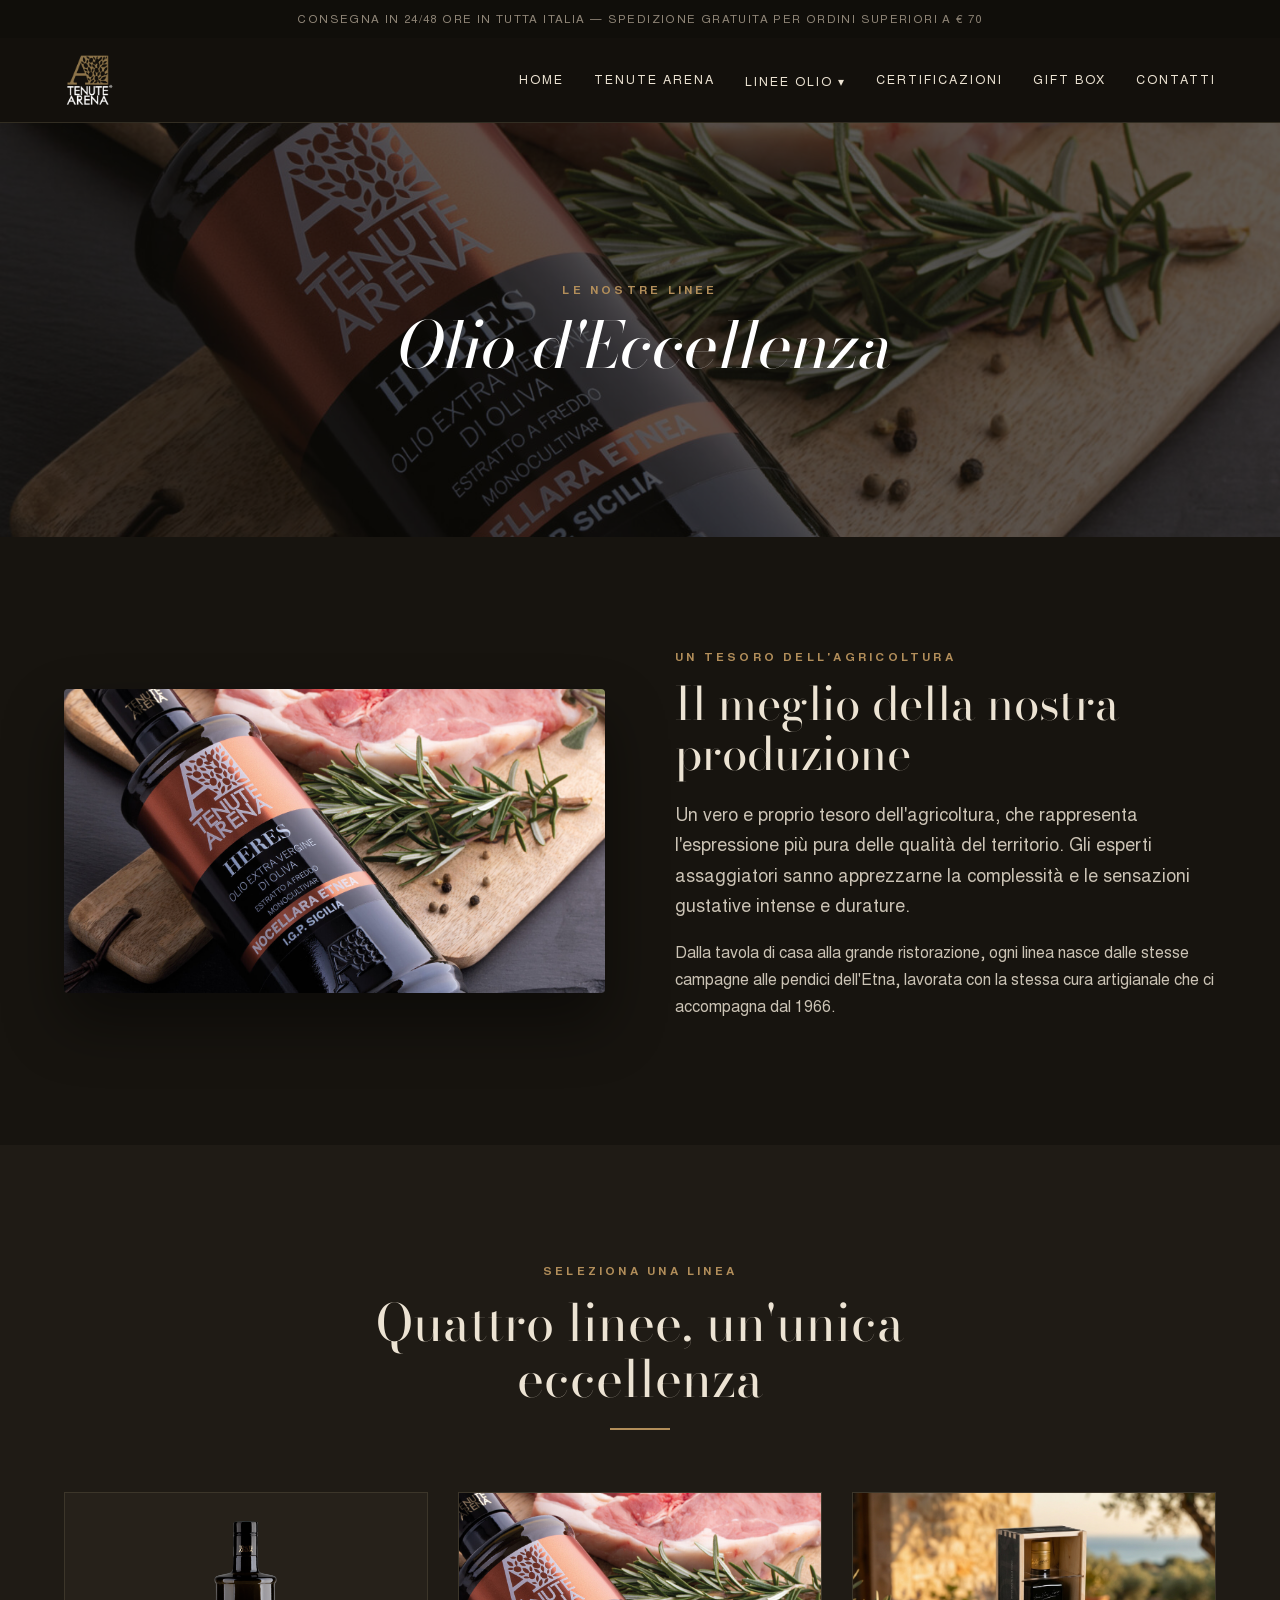
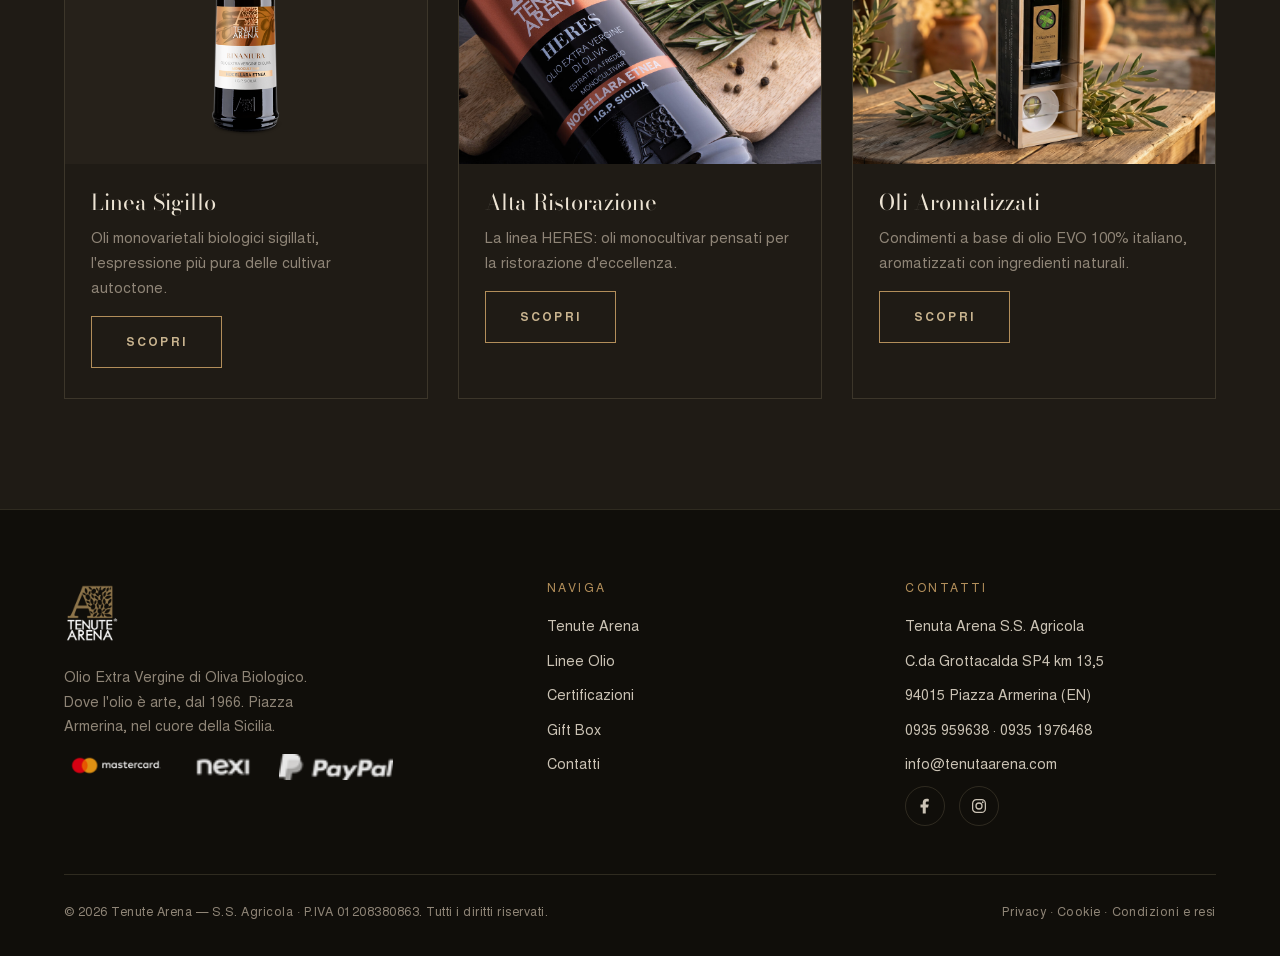
<file: linee-olio.html>
<!doctype html>
<html lang="it">
<head>
<meta charset="utf-8">
<meta name="viewport" content="width=device-width,initial-scale=1">
<title>Linee Olio — Olio d'Eccellenza | Tenute Arena</title>
<meta name="description" content="Le linee di olio Tenute Arena: Sigillo, Olio d'Eccellenza, Alta Ristorazione e Oli Aromatizzati.">
<meta name="theme-color" content="#17140f">
<link rel="icon" href="img/favicon.png">
<link rel="stylesheet" href="assets/styles.css">
</head>
<body>
<div class="topbar"><div class="container">Consegna in 24/48 ore in tutta Italia — Spedizione gratuita per ordini superiori a € 70</div></div>
<header class="site-header">
  <div class="container">
    <a class="brand" href="index.html" aria-label="Tenute Arena — home"><img src="assets/img/logo-white.png" alt="Tenute Arena"></a>
    <button class="nav-toggle" aria-label="Apri menu" aria-controls="nav"><svg viewBox="0 0 24 24" fill="none" stroke="currentColor" stroke-width="1.8"><path d="M3 6h18M3 12h18M3 18h18"/></svg></button>
    <nav class="nav" id="nav" aria-label="Navigazione principale">
      <a href="index.html">Home</a>
      <a href="tenute-arena.html">Tenute Arena</a>
      <div class="has-drop"><a href="linee-olio.html">Linee Olio ▾</a>
        <div class="dropdown">
          <a href="linea-sigillo.html">Linea Sigillo</a>
          <a href="linee-olio.html">Linea Olio d'Eccellenza</a>
          <a href="linea-horeca.html">Linea Alta Ristorazione</a>
          <a href="oli-aromatizzati.html">Linea Oli Aromatizzati</a>
          <a href="linea-gdo.html">Linea GDO</a>
        </div></div>
      <a href="certificazioni.html">Certificazioni</a>
      <a href="box-regalo.html">Gift Box</a>
      <a href="contatti.html">Contatti</a>
    </nav>
  </div>
</header>
<div class="nav-backdrop"></div>
<section class="page-hero">
  <div class="hero-bg"><img src="assets/img/lifestyle-heres.jpg" alt=""></div>
  <div class="page-hero-inner"><span class="eyebrow">Le nostre linee</span><h1>Olio d'Eccellenza</h1></div>
</section><section class="section"><div class="container"><div class="split">
      <div class="split-media reveal"><img src="assets/img/lifestyle-heres.jpg" alt="Il meglio della nostra produzione"></div>
      <div class="split-text reveal"><span class="eyebrow">Un tesoro dell'agricoltura</span><h2>Il meglio della nostra produzione</h2>
      <p class="lead">Un vero e proprio tesoro dell'agricoltura, che rappresenta l'espressione più pura delle qualità del territorio. Gli esperti assaggiatori sanno apprezzarne la complessità e le sensazioni gustative intense e durature.</p><p>Dalla tavola di casa alla grande ristorazione, ogni linea nasce dalle stesse campagne alle pendici dell'Etna, lavorata con la stessa cura artigianale che ci accompagna dal 1966.</p></div></div></div></section><section class="section bg-2"><div class="container">
   <div class="section-head reveal"><span class="eyebrow">Seleziona una linea</span><h2>Quattro linee, un'unica eccellenza</h2><div class="divider"></div></div>
   <div class="cards">
     <article class="card reveal"><div class="card-media"><img src="assets/img/bottle-rinaniura.png" alt="Linea Sigillo" style="object-fit:contain;background:var(--bg-3);padding:24px"></div><div class="card-body"><h3>Linea Sigillo</h3><p>Oli monovarietali biologici sigillati, l'espressione più pura delle cultivar autoctone.</p><a class="btn" href="linea-sigillo.html">Scopri</a></div></article>
     <article class="card reveal"><div class="card-media"><img src="assets/img/lifestyle-heres.jpg" alt="Linea Alta Ristorazione"></div><div class="card-body"><h3>Alta Ristorazione</h3><p>La linea HERES: oli monocultivar pensati per la ristorazione d'eccellenza.</p><a class="btn" href="linea-horeca.html">Scopri</a></div></article>
     <article class="card reveal"><div class="card-media"><img src="assets/img/hero.png" alt="Oli Aromatizzati"></div><div class="card-body"><h3>Oli Aromatizzati</h3><p>Condimenti a base di olio EVO 100% italiano, aromatizzati con ingredienti naturali.</p><a class="btn" href="oli-aromatizzati.html">Scopri</a></div></article>
   </div></div></section><footer class="site-footer">
  <div class="container">
    <div class="footer-grid">
      <div class="footer-brand">
        <img src="assets/img/logo-white.png" alt="Tenute Arena">
        <p>Olio Extra Vergine di Oliva Biologico. Dove l'olio è arte, dal 1966. Piazza Armerina, nel cuore della Sicilia.</p>
        <div class="pay"><img src="assets/img/pay-mastercard.png" alt="Mastercard"><img src="assets/img/pay-nexi.png" alt="Nexi"><img src="assets/img/pay-paypal.png" alt="PayPal"></div>
      </div>
      <div><h4>Naviga</h4><ul>
        <li><a href="tenute-arena.html">Tenute Arena</a></li>
        <li><a href="linee-olio.html">Linee Olio</a></li>
        <li><a href="certificazioni.html">Certificazioni</a></li>
        <li><a href="box-regalo.html">Gift Box</a></li>
        <li><a href="contatti.html">Contatti</a></li></ul></div>
      <div><h4>Contatti</h4><ul>
        <li>Tenuta Arena S.S. Agricola</li>
        <li>C.da Grottacalda SP4 km 13,5</li>
        <li>94015 Piazza Armerina (EN)</li>
        <li><a href="tel:+390935959638">0935 959638</a> · <a href="tel:+3909351976468">0935 1976468</a></li>
        <li><a href="mailto:info@tenutaarena.com">info@tenutaarena.com</a></li></ul>
        <div class="socials">
          <a href="https://it-it.facebook.com/" aria-label="Facebook"><svg viewBox="0 0 24 24" fill="currentColor"><path d="M13 22v-8h3l1-4h-4V8c0-1.1.3-1.9 1.9-1.9H17V2.5C16.7 2.5 15.4 2.3 14 2.3c-3 0-5 1.8-5 5.2V10H6v4h3v8h4z"/></svg></a>
          <a href="https://www.instagram.com/" aria-label="Instagram"><svg viewBox="0 0 24 24" fill="none" stroke="currentColor" stroke-width="1.7"><rect x="3.5" y="3.5" width="17" height="17" rx="5"/><circle cx="12" cy="12" r="4"/><circle cx="17" cy="7" r="1.2" fill="currentColor" stroke="none"/></svg></a>
        </div></div>
    </div>
    <div class="footer-bottom">
      <span>© <span id="yr">2026</span> Tenute Arena — S.S. Agricola · P.IVA 01208380863. Tutti i diritti riservati.</span>
      <span><a href="privacy-policy.html">Privacy</a> · <a href="cookie-policy.html">Cookie</a> · <a href="condizioni-vendita.html">Condizioni e resi</a></span>
    </div>
  </div>
</footer>
<script src="assets/app.js"></script>
<script>document.getElementById('yr').textContent=new Date().getFullYear();</script>
</body></html>
</file>
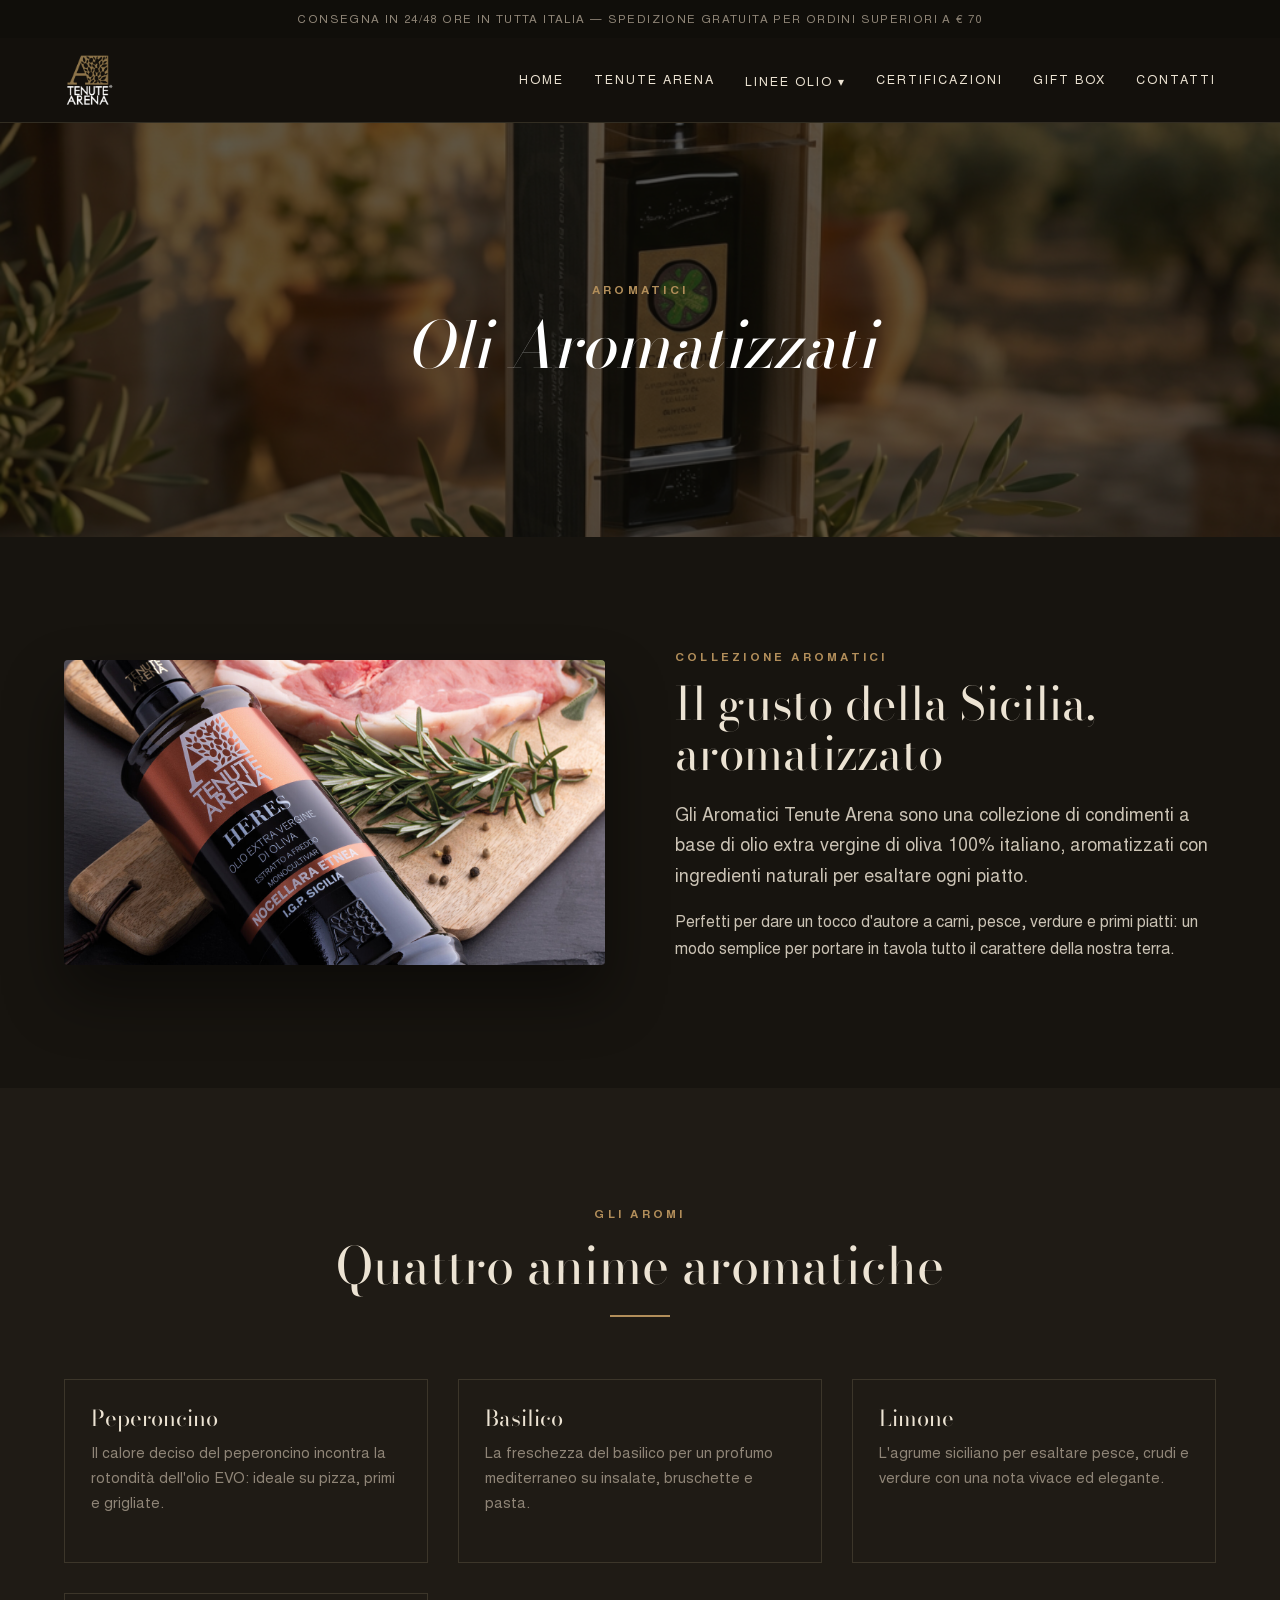
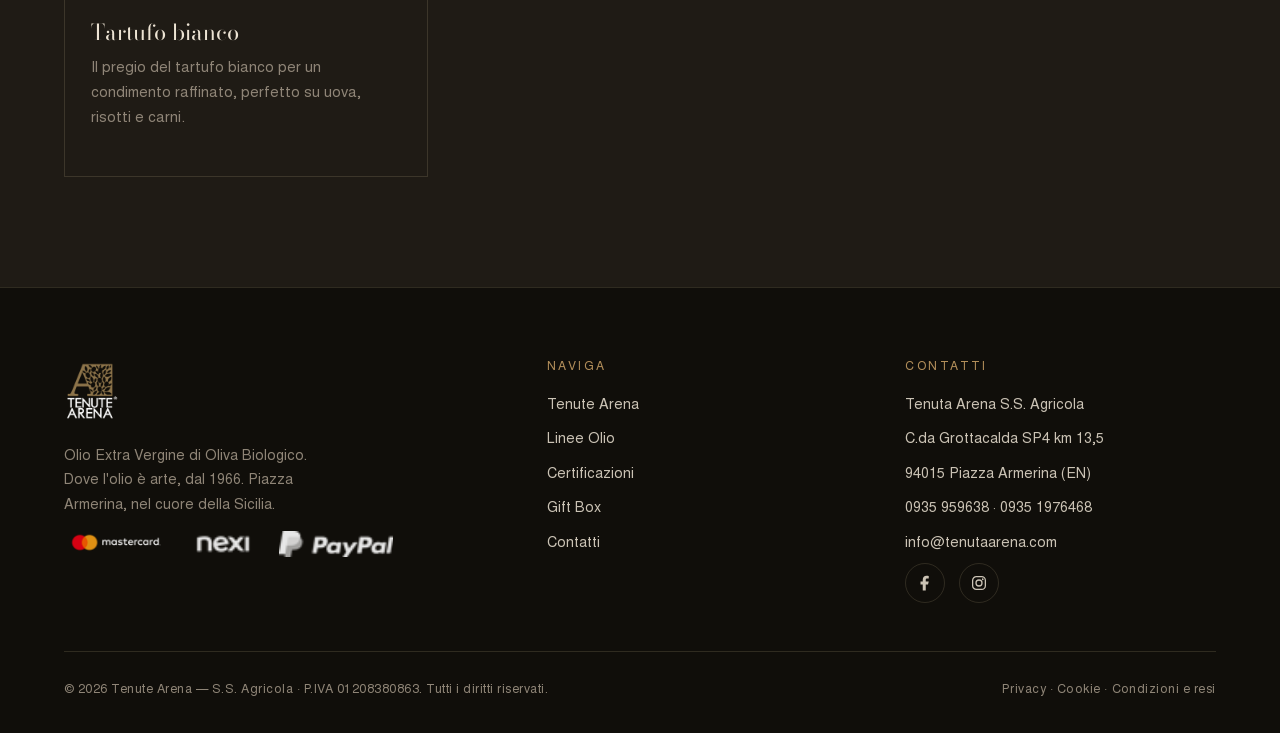
<file: oli-aromatizzati.html>
<!doctype html>
<html lang="it">
<head>
<meta charset="utf-8">
<meta name="viewport" content="width=device-width,initial-scale=1">
<title>Oli Aromatizzati — Condimenti EVO 100% Italiano | Tenute Arena</title>
<meta name="description" content="Gli Aromatici Tenute Arena: condimenti a base di olio extra vergine di oliva 100% italiano, all'aroma di peperoncino, basilico, limone e tartufo bianco.">
<meta name="theme-color" content="#17140f">
<link rel="icon" href="img/favicon.png">
<link rel="stylesheet" href="assets/styles.css">
</head>
<body>
<div class="topbar"><div class="container">Consegna in 24/48 ore in tutta Italia — Spedizione gratuita per ordini superiori a € 70</div></div>
<header class="site-header">
  <div class="container">
    <a class="brand" href="index.html" aria-label="Tenute Arena — home"><img src="assets/img/logo-white.png" alt="Tenute Arena"></a>
    <button class="nav-toggle" aria-label="Apri menu" aria-controls="nav"><svg viewBox="0 0 24 24" fill="none" stroke="currentColor" stroke-width="1.8"><path d="M3 6h18M3 12h18M3 18h18"/></svg></button>
    <nav class="nav" id="nav" aria-label="Navigazione principale">
      <a href="index.html">Home</a>
      <a href="tenute-arena.html">Tenute Arena</a>
      <div class="has-drop"><a href="linee-olio.html">Linee Olio ▾</a>
        <div class="dropdown">
          <a href="linea-sigillo.html">Linea Sigillo</a>
          <a href="linee-olio.html">Linea Olio d'Eccellenza</a>
          <a href="linea-horeca.html">Linea Alta Ristorazione</a>
          <a href="oli-aromatizzati.html">Linea Oli Aromatizzati</a>
          <a href="linea-gdo.html">Linea GDO</a>
        </div></div>
      <a href="certificazioni.html">Certificazioni</a>
      <a href="box-regalo.html">Gift Box</a>
      <a href="contatti.html">Contatti</a>
    </nav>
  </div>
</header>
<div class="nav-backdrop"></div>
<section class="page-hero">
  <div class="hero-bg"><img src="assets/img/hero.png" alt=""></div>
  <div class="page-hero-inner"><span class="eyebrow">Aromatici</span><h1>Oli Aromatizzati</h1></div>
</section><section class="section"><div class="container"><div class="split">
      <div class="split-media reveal"><img src="assets/img/lifestyle-heres.jpg" alt="Il gusto della Sicilia, aromatizzato"></div>
      <div class="split-text reveal"><span class="eyebrow">Collezione Aromatici</span><h2>Il gusto della Sicilia, aromatizzato</h2>
      <p class="lead">Gli Aromatici Tenute Arena sono una collezione di condimenti a base di olio extra vergine di oliva 100% italiano, aromatizzati con ingredienti naturali per esaltare ogni piatto.</p><p>Perfetti per dare un tocco d'autore a carni, pesce, verdure e primi piatti: un modo semplice per portare in tavola tutto il carattere della nostra terra.</p></div></div></div></section><section class="section bg-2"><div class="container">
   <div class="section-head reveal"><span class="eyebrow">Gli aromi</span><h2>Quattro anime aromatiche</h2><div class="divider"></div></div>
   <div class="cards">
     <article class="card reveal"><div class="card-body"><h3>Peperoncino</h3><p>Il calore deciso del peperoncino incontra la rotondità dell'olio EVO: ideale su pizza, primi e grigliate.</p></div></article>
     <article class="card reveal"><div class="card-body"><h3>Basilico</h3><p>La freschezza del basilico per un profumo mediterraneo su insalate, bruschette e pasta.</p></div></article>
     <article class="card reveal"><div class="card-body"><h3>Limone</h3><p>L'agrume siciliano per esaltare pesce, crudi e verdure con una nota vivace ed elegante.</p></div></article>
     <article class="card reveal"><div class="card-body"><h3>Tartufo bianco</h3><p>Il pregio del tartufo bianco per un condimento raffinato, perfetto su uova, risotti e carni.</p></div></article>
   </div></div></section><footer class="site-footer">
  <div class="container">
    <div class="footer-grid">
      <div class="footer-brand">
        <img src="assets/img/logo-white.png" alt="Tenute Arena">
        <p>Olio Extra Vergine di Oliva Biologico. Dove l'olio è arte, dal 1966. Piazza Armerina, nel cuore della Sicilia.</p>
        <div class="pay"><img src="assets/img/pay-mastercard.png" alt="Mastercard"><img src="assets/img/pay-nexi.png" alt="Nexi"><img src="assets/img/pay-paypal.png" alt="PayPal"></div>
      </div>
      <div><h4>Naviga</h4><ul>
        <li><a href="tenute-arena.html">Tenute Arena</a></li>
        <li><a href="linee-olio.html">Linee Olio</a></li>
        <li><a href="certificazioni.html">Certificazioni</a></li>
        <li><a href="box-regalo.html">Gift Box</a></li>
        <li><a href="contatti.html">Contatti</a></li></ul></div>
      <div><h4>Contatti</h4><ul>
        <li>Tenuta Arena S.S. Agricola</li>
        <li>C.da Grottacalda SP4 km 13,5</li>
        <li>94015 Piazza Armerina (EN)</li>
        <li><a href="tel:+390935959638">0935 959638</a> · <a href="tel:+3909351976468">0935 1976468</a></li>
        <li><a href="mailto:info@tenutaarena.com">info@tenutaarena.com</a></li></ul>
        <div class="socials">
          <a href="https://it-it.facebook.com/" aria-label="Facebook"><svg viewBox="0 0 24 24" fill="currentColor"><path d="M13 22v-8h3l1-4h-4V8c0-1.1.3-1.9 1.9-1.9H17V2.5C16.7 2.5 15.4 2.3 14 2.3c-3 0-5 1.8-5 5.2V10H6v4h3v8h4z"/></svg></a>
          <a href="https://www.instagram.com/" aria-label="Instagram"><svg viewBox="0 0 24 24" fill="none" stroke="currentColor" stroke-width="1.7"><rect x="3.5" y="3.5" width="17" height="17" rx="5"/><circle cx="12" cy="12" r="4"/><circle cx="17" cy="7" r="1.2" fill="currentColor" stroke="none"/></svg></a>
        </div></div>
    </div>
    <div class="footer-bottom">
      <span>© <span id="yr">2026</span> Tenute Arena — S.S. Agricola · P.IVA 01208380863. Tutti i diritti riservati.</span>
      <span><a href="privacy-policy.html">Privacy</a> · <a href="cookie-policy.html">Cookie</a> · <a href="condizioni-vendita.html">Condizioni e resi</a></span>
    </div>
  </div>
</footer>
<script src="assets/app.js"></script>
<script>document.getElementById('yr').textContent=new Date().getFullYear();</script>
</body></html>
</file>
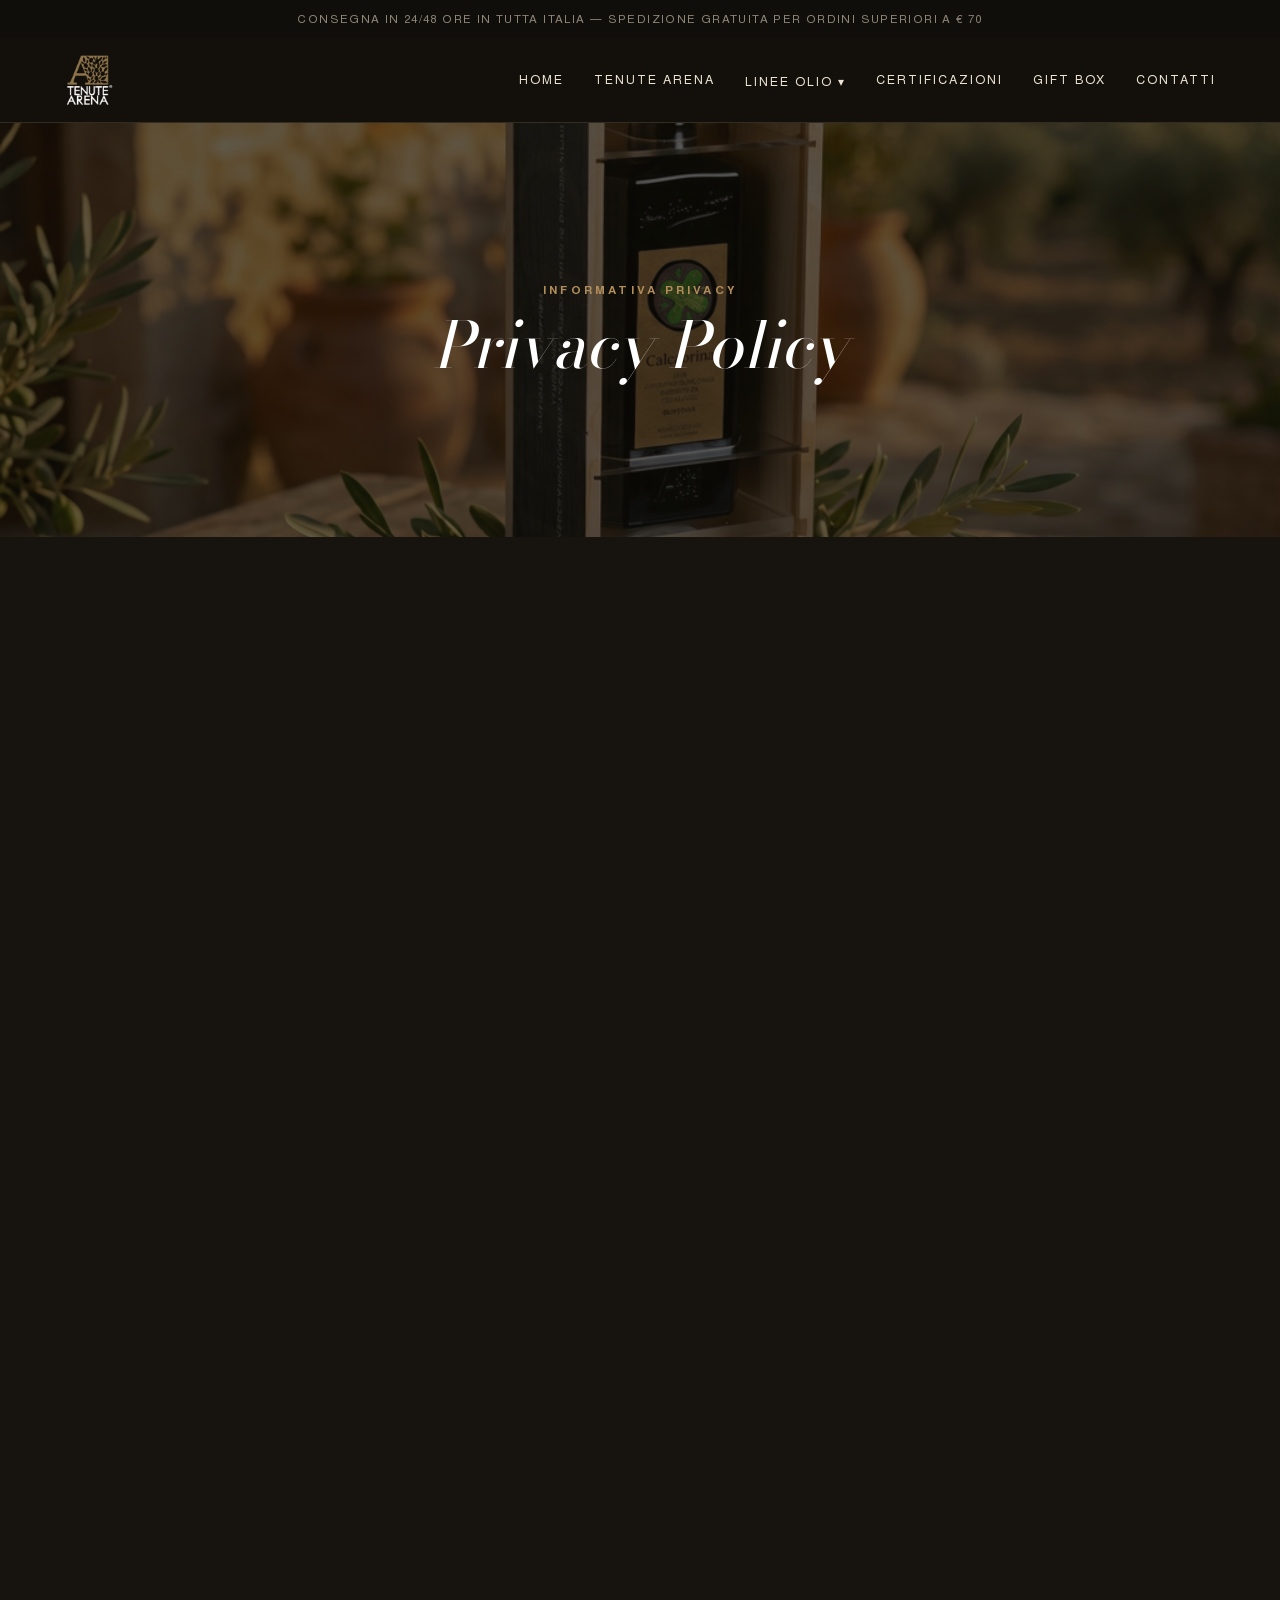
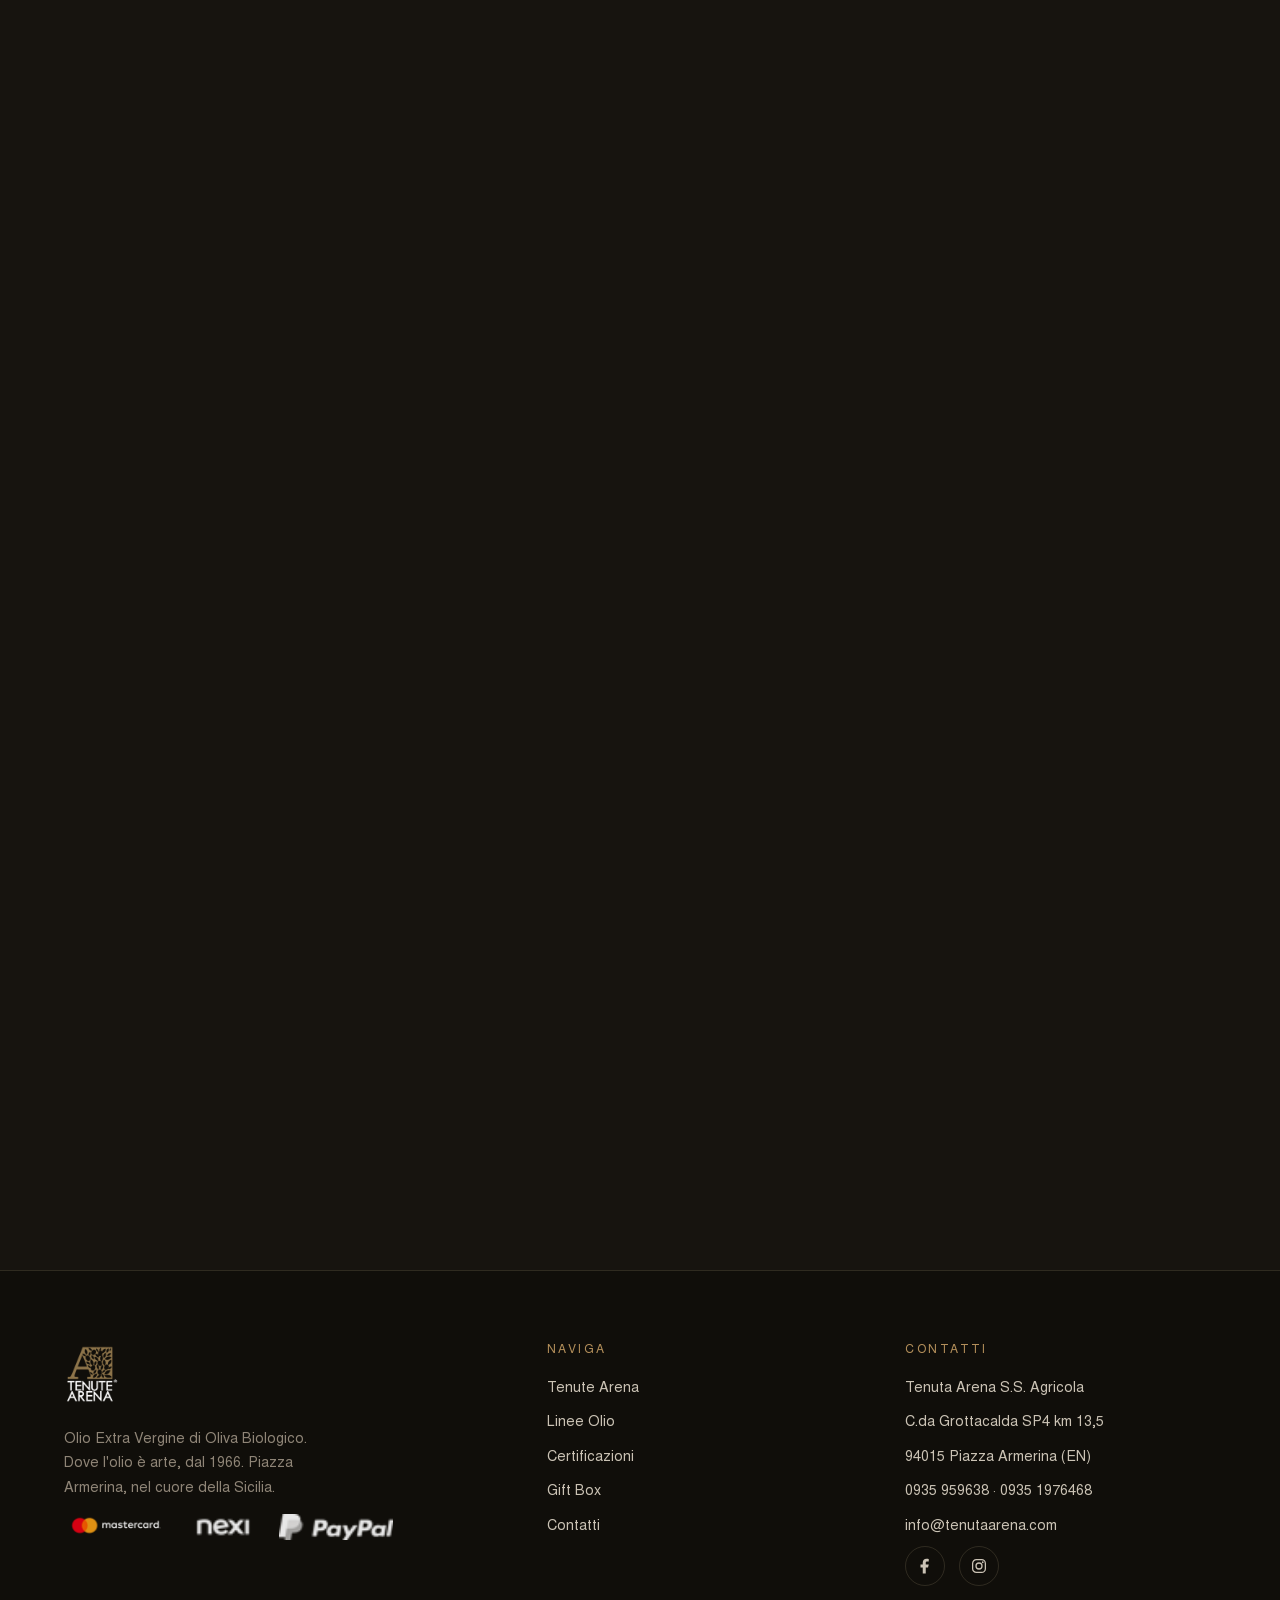
<file: privacy-policy.html>
<!doctype html>
<html lang="it">
<head>
<meta charset="utf-8">
<meta name="viewport" content="width=device-width,initial-scale=1">
<title>Privacy Policy — Tenute Arena</title>
<meta name="description" content="Informativa sulla privacy di Tenute Arena ai sensi del GDPR.">
<meta name="theme-color" content="#17140f">
<link rel="icon" href="img/favicon.png">
<link rel="stylesheet" href="assets/styles.css">
</head>
<body>
<div class="topbar"><div class="container">Consegna in 24/48 ore in tutta Italia — Spedizione gratuita per ordini superiori a € 70</div></div>
<header class="site-header">
  <div class="container">
    <a class="brand" href="index.html" aria-label="Tenute Arena — home"><img src="assets/img/logo-white.png" alt="Tenute Arena"></a>
    <button class="nav-toggle" aria-label="Apri menu" aria-controls="nav"><svg viewBox="0 0 24 24" fill="none" stroke="currentColor" stroke-width="1.8"><path d="M3 6h18M3 12h18M3 18h18"/></svg></button>
    <nav class="nav" id="nav" aria-label="Navigazione principale">
      <a href="index.html">Home</a>
      <a href="tenute-arena.html">Tenute Arena</a>
      <div class="has-drop"><a href="linee-olio.html">Linee Olio ▾</a>
        <div class="dropdown">
          <a href="linea-sigillo.html">Linea Sigillo</a>
          <a href="linee-olio.html">Linea Olio d'Eccellenza</a>
          <a href="linea-horeca.html">Linea Alta Ristorazione</a>
          <a href="oli-aromatizzati.html">Linea Oli Aromatizzati</a>
          <a href="linea-gdo.html">Linea GDO</a>
        </div></div>
      <a href="certificazioni.html">Certificazioni</a>
      <a href="box-regalo.html">Gift Box</a>
      <a href="contatti.html">Contatti</a>
    </nav>
  </div>
</header>
<div class="nav-backdrop"></div>
<section class="page-hero">
  <div class="hero-bg"><img src="assets/img/hero.png" alt=""></div>
  <div class="page-hero-inner"><span class="eyebrow">Informativa privacy</span><h1>Privacy Policy</h1></div>
</section><section class="section"><div class="container"><div class="prose reveal"><h3>Linea Olio d'eccellenza</h3>
<h3>Linea Alta Ristorazione</h3>
<h3>Linea Oli Aromatizzati</h3>
<p>Questo sito web raccoglie alcune informazioni personali dei propri visitatori.</p>
<p>Fratelli Arena, con sede legale Contrada Blocco Palma Torrazze - Zona Industriale - 95121 - Catania (CT) (di seguito Fratelli Arena), si impegna costantemente per tutelare la privacy on-line dei suoi utenti. Il presentedocumento è stato redatto conformemente alle previsioni dell’art. 13 del Regolamento UE2016/679 (di seguito: "Regolamento") al fine di consentirle di conoscere la nostra politicasulla privacy, così da essere informato circa le modalità con cui vengono gestite le sueinformazioni personali quando utilizza il nostro sito web (di seguito “Sito”) e poter prestare ilconsenso espresso al trattamento dei suoi dati personali in modo consapevole. Tutte leinformazioni e i dati da lei forniti o diversamente acquisiti nell'ambito dell’utilizzo dei servizi dirichiesta di informazioni, di assistenza tecnica, di promozione e di invio di newslettercommerciali, o altre azioni - come ad esempio l’accesso all’area riservata del Sito web -verranno trattate nel rispetto delle disposizioni del Regolamento e degli obblighi di riservatezzacui è improntata l'attività di Fratelli Arena.Tutte le attività volte al trattamento dei dati degliutenti del sito web effettuate da Fratelli Arena sono ispirate ai principi di liceità, correttezza,trasparenza, limitazione delle finalità e della conservazione, minimizzazione dei dati,esattezza, integrità e riservatezza, così come richiesto dalle norme del Regolamento.</p>
<h3>Definizione di Dato personale</h3>
<p>Si definisce dato personale ai sensi dell’art. 4 GDPR qualsiasi informazione riguardante unapersona fisica identificata o identificabile («interessato»). Si considera identificabile la personafisica che può essere identificata, direttamente o indirettamente, con particolare riferimento aun carattere come il nome, un numero di documento di identità, i dati relativi all'ubicazione, unidentificativo online o a uno o più elementi caratteristici della sua identità fisica, fisiologica,genetica, psichica, economica, culturale o sociale.Tutte le informazioni acquisite durante la navigazione nel Sito saranno utilizzate per ilperseguimento delle finalità indicate e descritte nel presente Documento.Durante la navigazione nel Sito, la Fratelli Arena tratterà i dati acquisiti a seguito delleattività svolte dall’utente durante la navigazione ovvero quelli acquisiti a seguito dell’utilizzodei servizi forniti dal Sito medesimo.Le informazioni che vengono trattate possono essere inserite manualmente dall’Utente,raccolte in modo automatico o acquisite tramite terze parti.L’Utente ha il diritto di rettificare in qualsiasi momento le sue informazioni personali o diimpedire, revocare e/o opporsi alla loro elaborazione.</p>
<h3>Tipo di dati trattati Dati di contatto</h3>
<p>Si tratti dei dati personali in grado di identificare l’Utente attraverso l’indicazione di informazionicome ad es. la ragione sociale e la partita iva, nome e cognome, codice fiscale, indirizzo,indirizzo e-mail e, fax, sito web e data di nascita, numero di telefono o cellulare per le personefisiche e informazioni fornite in fase di registrazione e id univoci utilizzati da servizi pubblicitaricome (es. Google Ads)</p>
<h3>Dati acquisiti durante la navigazione del Sito</h3>
<p>Gli strumenti informatici adoperati per garantire il corretto funzionamento del Sito acquisiscono alcuni Dati Personali che vengono automaticamente trattati durante l’utilizzo dei normali protocolli di Internet. Sebbene le informazioni acquisite durante la navigazione non venganoraccolte al fine di essere ricondotte a interessati individuati in modo specifico, potrebberoconsentire l’identificazione degli utenti a seguito dell’associazione con altri dati detenuti da terzi.</p>
<h3>Elenco dati di navigazione</h3>
<p>Indirizzi IP o i nomi a dominio dei computer utilizzati dagli utenti che si connettono al Sito; gliindirizzi in notazione URI (Uniform Resource Identifier) delle risorse richieste, l'orario dellarichiesta, il metodo adoperato nel formulare la richiesta al server, il codice numerico che indicalo stato della risposta fornita dal server (operazione andata a buon fine, errore, etc.), ladimensione del file ottenuto in fase di risposta, altri parametri inerenti al sistema operativo.Tutti questi dati vengono utilizzati al solo fine di ricavare informazioni statistiche in formaanonima circa l’uso del Sito, per monitorarne il corretto funzionamento, per rilevare le eventualianomalie e/o usi difformi.I dati acquisiti per tali finalità vengono cancellati subito dopo la loro elaborazione.I dati potrebbero, altresì, essere utilizzati per l'accertamento di responsabilità in caso eventualireati informatici ai danni del sito o di terzi.Alcune sezioni e funzionalità del Sito predisposte all’acquisizione di Dati personali dell’Utentepotrebbero richiedere che vengano rilasciati Dati Personali riconducibili alla categorie di cuiall’art. 9 del Regolamento, ossia i “[…] dati idonei a rivelare l'origine razziale o etnica, leopinioni politiche, le convinzioni religiose o filosofiche, o l'appartenenza sindacale, nonchétrattare dati genetici, dati biometrici intesi a identificare in modo univoco una persona fisica,dati relativi alla salute o alla vita sessuale o all'orientamento sessuale della persona”.La Fratelli Arena invita i propri utenti a non pubblicare tali dati se non quando ritenutostrettamente necessario. Ad ogni modo, l ’eventuale pubblicazione a cura dell’Utente diinformazioni strettamente personali, pur in assenza di specifica manifestazione del consensoa trattare tali dati, solleva la Fratelli Arena da ogni responsabilità, la quale non potrà essereesposta a contestazioni di alcuna natura poiché, in tal caso, il trattamento degli stessi dovràritenersi autorizzato a seguito della scelta libera e informata dell'interessato di volerli renderemanifestamente pubblici in ossequio al disposto contenuto all’art. 9 (1) (e) del Regolamento.</p>
<h3>Dati rilasciati volontariamente dall’utente</h3>
<p>Nel caso in cui l’Utente, adoperando alcune Funzionalità del Sito dovesse rilasciare a Fratelli Arena Dati Personali appartenenti a terzi soggetti, l’Utente assume la posizione di Titolare del Trattamento, con tutti gli obblighi e le responsabilità di legge da essa derivanti. Ne consegue che, l’Utente manleva la Fratelli Arena da ogni responsabilità relativamente ad eventuali contestazioni, pretese, richieste di risarcimento del danno, ecc. che dovessepervenire da parte di terzi soggetti i cui Dati Personali siano stati trattati in violazione delle norme sulla tutela dei dati personali applicabili a seguito dell’uso delle funzionalità presenti sul Sito da parte dell’Utente.</p>
<h3>Cookie Premesse di carattere generale e definizione</h3>
<p>I cookie sono file (metadati) che vengono memorizzati sui device adoperati dagli utenti per la navigazione sul Sito. Tali file vengono inviati dal Sito e vengono registrati sul computer o dispositivo mobile adoperato dall’Utente al fine di essere ritrasmessi in seguito agli stessi Sitial momento di una eventuale successiva visita.I cookie, quindi, consentono al Sito di memorizzare le azioni e le preferenze dell'utente (come, ad esempio, i dati di login, la lingua prescelta, le dimensioni dei caratteri, altre impostazioni di visualizzazione, ecc.) ed eliminano la necessità di dover indicare, in occasione di ogni visita del Sito, i dati già forniti in precedenza dall’Utente. Una volta installati sul dispositivo informatico dell’Utente le attività svolte dai cookie, sono:- autenticazioni informatiche;- monitoraggio di sessioni del Sito;- memorizzazione di informazioni riguardanti le attività degli utenti che accedono al Sito;- tracciabilità della navigazione dell'utente all'interno del Sito per finalità statistiche e/opubblicitarie.Durante la navigazione nel Sito l'Utente potrebbe ricevere sul suo computer cookieprovenienti da siti diversi da quello che sta visitando.In questo caso si parla di cookie di "terze parti".Esistono diversi tipi di file cookie.I cookie possono essere elaborati per svolgere funzioni differenti tra loro e sono, quindi, dotati di caratteristiche diverse a seconda delle funzioni svolte.Ad esempio, è possibile distinguere cookie persistenti, i quali sono destinati a rimanere sul dispositivo dell'utente fino ad una scadenza predeterminata; cookie di sessione, i quali si cancellano automaticamente alla chiusura del browser; "cookie di profilazione", ossia quelli volti ad elaborare il profilo dell’Utente sulla base delle informazioni rilevate durante lanavigazione, al fine di inviare messaggi pubblicitari in linea con le sue preferenze.L’uso di cookies temporanei è limitato a fornire una navigazione sicura ed efficiente nel Sito, nonchè per identificare l’Utente al fine di garantire una corretta erogazione del servizio richiesto su questo Sito.Al fine di un corretto funzionamento del sito web si richiede che l’Utente inserisca tutte le informazioni personali richieste.Per questa tipologia di cookie è richiesto un preventivo consenso da parte dell'Utente.La normativa vigente in Italia non sempre richiede un espresso consenso dell'utente per permettere al Titolare del sito l'utilizzo dei cookie. I “cookie tecnici”, ad esempio, nonrichiedono tale consenso in quanto, trattandosi di file indispensabili per il corretto funzionamento del Sito sono utilizzati al solo fine di garantire la corretta erogazione di un servizio espressamente richiesto dall'Utente.Si tratta di cookie necessari che devono essere installati sul dispositivo dell’Utente al fine di garantire il compimento di alcune operazioni. In questo caso si parla di “cookie tecnici” necessari per il funzionamento del Sito stesso. Tra i cookie tecnici, adoperati da questo Sito e che non richiedono un consenso espresso per il loro utilizzo, il Garante per la protezione dei dati personali italiano ricomprende anche:- i cookie di navigazione o di sessione necessari per l’autenticazione dell’Utente;- i "cookie analytics" adoperati direttamente dal gestore del sito per raccogliere informazioni, in forma aggregata, sul numero degli utenti e sulle modalità con cui gli stessi navigano sul sito;- i cookie di funzionalità, che servono a consentire la navigazione su criteri predeterminati (ad es. la lingua);</p>
<h3>Tipologie di cookie utilizzate dal Sito</h3>
<p>Il Sito utilizza i seguenti cookie:- Cookie tecnici di navigazione o sessione, strettamente necessari per il funzionamento del Sito o per consentire all’Utente di usufruire dei contenuti e dei servizi richiesti dallo stesso.N.B. la disattivazione dei cookie tecnici e/o di funzionalità il Sito potrebbe funzionarecorrettamente e l’Utente potrebbe essere costretto a modificare o a inserire manualmente alcune informazioni o preferenze ogni volta che visiterà il Sito.- Cookie funzionali, utilizzati per attivare specifiche funzionalità del Sito e una serie di criteri selezionati (ad es. la lingua) al fine di migliorare il servizio reso.- Cookie non tecnici, servono ad identificare l’Utente e a tracciare le attività svolte sul Sito. La finalità è quello di consentire la visualizzazione di annunci pertinenti e d'interesse per l’Utentescelti da terzi (es. editori e inserzionisti) in base alle sue preferenze.- Cookie di terze parti, cioè cookie di siti o di web server diversi da quello di Fratelli Arena utilizzati per finalità proprie di dette parti terze. Si precisa che tali soggetti terzi, di seguito elencati con i relativi collegamenti alle politiche sulla privacy, sono titolari del trattamento dei dati raccolti attraverso i cookie da essi serviti e rispondono autonomamente delle loro attività.L’Utente dovrà, quindi, fare riferimento alle privacy policy di trattamento di dati personali, alle informative e ai moduli di consenso dei soggetti terzi, come previsto dal Provvedimento di Individuazione delle modalità semplificate per l'informativa e l'acquisizione del consenso per l'uso dei cookie dell'8 maggio 2014 e dalle Linee guida sull'utilizzo dei cookie e di altri strumenti di tracciamento del 10 giugno 2021.Per completezza, si precisa che Fratelli Arena si adopera al massimo delle proprie potenzialità per poter tracciare i cookie sul proprio Sito.</p>
<h3>Aggiornamento dei cookie</h3>
<p>I file cookie adoperati da Fratelli Arena sono regolarmente e costantemente aggiornati nella tabella di seguito riportata. Per quanto concerne le terze parti che inviano cookie tramite il nostro Sito, forniamo di seguito i link alle rispettive informative privacy. Le terze parti hanno la responsabilità di fornire l'informativa e raccogliere il consenso dell’Utente, in ottemperanza delle prescrizioni contenute nel Provvedimento in precedenza citato, in quanto, relativamente a tali cookie, Fratelli Arena non può eseguire nessun controllo idoneo a garantire il rispetto delle prescrizioni di legge.Di seguito i link alle informazioni sui cookie di terze parti:Google: https://policies.google.com/technologies/partner-sitesGoogle Adwords: https://policies.google.com/technologies/cookiesFacebook: https://www.facebook.com/policies/cookies/Youtube: https://policies.google.com/technologies/cookies?hl=itInstagram: https://privacycenter.instagram.com/policies/cookies/X: https://twitter.com/en/privacyLinkedIn: https://www.linkedin.com/legal/cookie-policy</p>
<h3>Impostazioni relative ai cookie</h3>
<p>È possibile bloccare, cancellare (in tutto o in parte) o modificare le impostazioni relative aicookie attraverso le specifiche funzioni del Browser adoperato dall’Utente, il quale, con ilpresente Documento, viene informato del fatto che non autorizzare l’installazione dei cookietecnici potrebbe comportare il malfunzionamento del Sito; Limitare l’installazione dei cookie difunzionalità potrebbe comportare che alcuni servizi e/o funzioni del Sito non siano disponibilio non funzionino correttamente e l’Utente potrebbe essere costretto a modificare o a inseriremanualmente alcune informazioni o preferenze ogni volta che visiterà il Sito.Le sue preferenze in riferimento ai cookie potrebbero richiedere un’azione volta a reimpostarlenel caso accesso al Sito tramite dispositivi o Browser diversi.</p>
<h3>Visualizzazione e modifica dei cookie</h3>
<p>L’utente può autorizzare, bloccare o cancellare (in tutto o in parte) i cookie attraverso le specifiche funzioni del Browser adoperato per la navigazione.Per avere maggiori informazioni su come impostare le preferenze sull'uso dei cookieattraverso il Browser, è possibile consultare le relative istruzioni:Microsoft Edge: https://support.google.com/accounts/answer/61416?hl=itFirefox: https://support.mozilla.org/it/kb/protezione-antitracciamento-avanzata-firefox-desktopChrome: https://support.google.com/accounts/answer/61416?hl=itSafari: https://support.apple.com/kb/PH19214?locale=it_ITPer le informative e per disattivare i cookie analitici e di profilazione erogati da terze visitare il sito https://www.youronlinechoices.com</p>
<h3>Riferimenti Legali</h3>
<p>Il trattamento dei dati avviene nel rispetto del principio di liceità di cui all’art. 6 del GDPR, che viene perseguito con la modalità del consenso rilasciato da parte dell’Utente con cui questi autorizza il titolare e il responsabile del trattamento ad eseguire tutte le attività necessarie alraggiungimento delle finalità indicate nel presente Documento.La necessità di trattare i dati può basarsi, altresì, sulla circostanza per cui deve darsi luogo all’esecuzione di un contratto in cui il cliente è una parte contraente, ovvero per adottare le misure necessarie prima della stipula del contratto su richiesta del cliente, o ancora per legittimo interesse (cfr. art. 6(1)(a), (b), (f) del GDPR).I Dati conservati esclusivamente per scopi collegati all’esecuzione delle finalità richieste dall’Utente possono essere trattati da questo Sito anche quando:- il Titolare possa aver bisogno di utilizzarle per i propri fini e nel proprio interesse;- il Titolare debba ottemperare a richieste di interesse pubblico, anche da parte di autorità;- nelle ipotesi in cui le informazioni rilevate e conservate siano funzionali all’adempimento di obblighi di legge o previsti dalla normativa comunitaria;- quando si renda necessario adempiere ad accordi contrattuali per la fornitura di uno o più servizi anche eventualmente personalizzati;Per maggiori informazioni sulla base giuridica del trattamento, al fine di garantire la corretta formazione di un consenso pieno e informato in capo all’Utente, è possibile contattare il Titolare del Trattamento e il DPO per avere chiarimenti.</p>
<h3>Titolare e responsabile del trattamento (“data controller”)</h3>
<p>Il titolare del trattamento è definito all’art 4.del GDPR come la persona fisica o giuridica,l'autorità pubblica, il servizio o altro organismo che, singolarmente o insieme ad altri,determina le finalità e i mezzi del trattamento di dati personali; quando le finalità e i mezzi ditale trattamento sono determinati dal diritto dell'Unione o degli Stati membri, il titolare deltrattamento o i criteri specifici applicabili alla sua designazione possono essere stabiliti daldiritto dell'Unione o degli Stati membri.Il titolare del trattamento dei dati di questo Sito è Fratelli ArenaIl “responsabile del trattamento” è definito dal Regolamento come la persona fisica ogiuridica, l'autorità pubblica, il servizio o altro organismo che tratta dati personali per contodel titolare del trattamento;Il responsabile del trattamento dei dati di questo Sito è marketing@gruppoarena.it.</p>
<h3>Definizione di trattamento</h3>
<p>Ai sensi dell’art. 4 GDPR si definisce “trattamento” qualsiasi operazione o insieme dioperazioni, compiute con o senza l'ausilio di processi automatizzati e applicate a datipersonali o insiemi di dati personali, come la raccolta, la registrazione, l'organizzazione, lastrutturazione, la conservazione, l'adattamento o la modifica, l'estrazione, la consultazione,l'uso, la comunicazione mediante trasmissione, diffusione o qualsiasi altra forma di messa adisposizione, il raffronto o l'interconnessione, la limitazione, la cancellazione o la distruzione;</p>
<h3>Modalità di gestione dei Dati</h3>
<p>Il modo in cui Fratelli Arena rileva e conserva le informazioni attraverso l’utilizzo di strumenti informatici e telematici è strettamente collegato alle modalità di utilizzo delle stesse da parte del titolare di questo Sito.</p>
<p>Ai sensi dell’art. 4 GDPR per Profilazione si intende qualsiasi forma di trattamentoautomatizzato di dati personali consistente nell'utilizzo di tali dati personali per valutaredeterminati aspetti personali relativi a una persona fisica, in particolare per analizzare oprevedere aspetti riguardanti il rendimento professionale, la situazione economica, la salute,le preferenze personali, gli interessi, l'affidabilità, il comportamento, l'ubicazione o glispostamenti di detta persona fisica;I dati personali dell’Utente possono essere oggetto di profilazione al fine di individuare lepreferenze dello stesso.L’elaborazione dei dati personali è volta a consentire la visualizzazione di annunci pertinentie d'interesse per l’Utente scelti da terzi (es. editori e inserzionisti) in base alle sue preferenze.</p>
<h3>Luogo di trattamento dei Dati</h3>
<p>Il trattamento dei Dati eseguito da questo Sito ha luogo presso la sede aziendale del Titolaredel trattamento. Al trattamento dei dati partecipa il personale incaricato del trattamento.Nessuna informazione ottenuta attraverso i servizi web prestati da Fratelli Arena vienecomunicata o diffusa.Tutte le informazioni fornite dall’Utente che inoltra richieste di invio di materiale informativosono utilizzate al solo fine di eseguire il servizio o la prestazione richieste dallo stesso e sonocomunicate a terzi solo se ciò strettamente necessario, potranno essere trasferiti in un altro paese (art. 3 GDPR).L’Utente conserva tutti i diritti e può richiedere di conoscere i dettagli relativi agli strumenti utilizzati dal proprietario del Sito per la messa in sicurezza delle informazioni rilasciate.L’Utente può, inoltre, richiedere i dettagli relativi al trasferimento delle proprie informazionipersonali verso paesi fuori dall’UE e/o verso organizzazioni non governative che non sono sottoposte ad alcuna specifica legislazione.A tal riguardo l’Utente potrà richiedere maggiori informazioni sull’utilizzo delle sue informazioni e sul trasferimento degli stessi contattando direttamente il Titolare del Trattamento e il DPO ai seguenti indirizzi: marketing@gruppoarena.it</p>
<h3>Conservazione e durata della conservazione dei dati personali</h3>
<p>I dati personali dell’Utente, acquisiti con le modalità e per le finalità descritte nel presente Documento, vengono conservate avendo cura del rispetto dei parametri di sicurezza, nonché del principio di proporzionalità.La durata della loro conservazione è, infatti, strettamente connessa alla finalità del trattamento in corso.Le informazioni rilevate da questo Sito non verranno trattate per più tempo di quanto non sia strettamente necessario per adempiere alle finalità per le quali queste informazioni sono state raccolte ed elaborate. Le informazioni raccolte dal Titolare per le finalità indicate nel presente Documento verranno conservate sino al raggiungimento di tali scopi.Al termine delle finalità indicate nel presente Documento, le informazioni verranno cancellate e, di conseguenza, tutti i diritti di accesso alle informazioni, cancellazione e portabilità non potranno più essere esercitati dal Titolare del Trattamento.Le informazioni raccolte per dar seguito ad una prestazione contrattuale saranno trattenute sino alla esecuzione della prestazione stessa.</p>
<h3>Finalità del trattamento</h3>
<p>I dati dell’Utente vengono trattati per garantire la corretta fornitura di servizi erogati attraverso questo sito web.Tra le funzionalità presenti nel Sito attraverso cui possono essere acquisiti e trattati i dati personali dell’Utente sono presenti le seguenti:- commentare;- conservare e visualizzare statistiche;- accedere a servizi forniti da terze parti presenti all'interno del sito o adoperabili tramite API;- servizio di chat con un operatore o con altri utenti;- possibilità di avere un contatto diretto con un operatore o con altri utenti;- gestione dei pagamenti;- richieste di contatto e informazioni di vario genere;- hosting e altre funzionalità atte al completamento della finalità richiesta dal Visitatore;- interazione con social network e piattaforme esterne,- heat mapping e registrazione sessioni;- interazione con le piattaforme di live chat;- advertising, targeting, profilazione, test contenutistici, accesso a informazioni attraversoperiferiche, anti-spam;- utilizzo di piattaforme terze per la gestione di richieste e assistenza, registrazione e accesso e trasferimento informazioni;Per maggiori informazioni su tutte le finalità, l’Utente può contattare direttamente il Titolare del trattamento al seguente indirizzo: marketing@gruppoarena.it</p>
<h3>Destinatari dei dati personali</h3>
<p>I Dati Personali dell’Utente potranno essere condivisi, per le finalità indicate nel presente Documento con:a. Soggetti che agiscono in qualità di responsabili del trattamento ossia: i) persone, società o studi professionali che prestano attività di assistenza e consulenza a Fratelli Arena ii)soggetti con i quali sia necessario interagire per l'erogazione dei Servizi (ad esempio gli hosting provider, fornitore tool) iii) soggetti delegati a svolgere attività di manutenzione tecnica (inclusa la manutenzione degli apparati di rete e delle reti di comunicazione elettronica);b. Soggetti, enti od autorità a cui sia obbligatorio comunicare i suoi dati personali in forza di disposizioni di legge o di ordini delle autorità;c. Persone autorizzate da Fratelli Arena al trattamento di Dati Personali necessario asvolgere attività strettamente correlate all'erogazione dei Servizi, che soggiacciono a obblighi di riservatezza (es. dipendenti di Fratelli Arena o dipendenti di altre società con cui Fratelli Arena intrattiene rapporti commerciali).d. Distributori e rivenditori di iniziative commerciali e di marketing, tramite strumenti automatizzati (SMS, MMS, e-mail, push notifiche) e strumenti non automatizzati (posta cartacea, telefono con operatore). Alcuni suoi Dati Personali potranno infine essere oggettodi diffusione tramite pubblicazione sul Sito per la finalità indicate nel presente Documento.</p>
<h3>Trasferimenti dei dati personali</h3>
<p>Alcuni Dati Personali dell’Utente verranno condivisi/trasferiti a Destinatari che si potrebbero trovare al di fuori dello Spazio Economico Europeo. Fratelli Arena garantisce che iltrattamento dei suoi Dati Personali da parte di questi Destinatari avviene nel rispetto delRegolamento.</p>
<h3>Diritti degli interessati</h3>
<p>Ai sensi degli articoli 15 e seguenti del Regolamento, l’Utente ha il diritto di chiedere, in qualunque momento a Fratelli Arena l'accesso ai propri Dati Personali, nonchè la modificao la cancellazione degli stessi, ovvero di opporsi al loro trattamento.L’utente ha, altresì, diritto di richiedere la limitazione del trattamento nei casi previsti dall'art.18 del Regolamento e ad ottenere i dati che lo riguardano, nei casi previsti dall'art. 20 del Regolamento.Le richieste vanno rivolte per iscritto a Fratelli Arena al seguente indirizzo:N.B. l’Utente ha diritto a proporre apposito reclamo all'Autorità di Controllo competenteAi sensi degli articoli 15 e seguenti del Regolamento, l’Utente ha il diritto di chiedere, inqualunque momento a Fratelli Arena l'accesso ai propri Dati Personali, nonchè la modificao la cancellazione degli stessi, ovvero di opporsi al loro trattamento.L’utente ha, altresì, diritto di richiedere la limitazione del trattamento nei casi previsti dall'art.18 del Regolamento e ad ottenere i dati che lo riguardano, nei casi previsti dall'art. 20 delRegolamento.Le richieste vanno rivolte per iscritto a Fratelli Arena al seguente indirizzo: marketing@gruppoarena.itN.B. l’Utente ha diritto a proporre apposito reclamo all'Autorità di Controllo competente(Garante per la Protezione dei Dati Personali).</p>
<p>La presente privacy policy è in vigore dal 23 Aprile 2024. Fratelli Arena si riserva di modificarne o semplicemente aggiornarne il contenuto, in parte o completamente, anche a causa di variazioni della normativa applicabile. Fratelli Arena la informerà di tali variazioni non appena verranno introdotte ed esse saranno vincolanti non appena pubblicate sul Sito. Fratelli Arena la invita quindi a visitare con regolarità questa sezione per prendere cognizione della più recente ed aggiornata versione della privacy policy in modo da essere sempre aggiornato sui dati raccolti e sull’uso che ne fa Fratelli Arena.</p>
<h3>Accesso su servizi terzi</h3>
<p>I servizi terzi possono richiedere la condivisione delle informazioni presenti nei tuoi account per poter interagire con loro.</p>
<p>Questo sito web accede direttamente o via API alle informazioni che il visitatore possa aver inserito all’interno dei servizi di proprietà di Facebook, Inc. Informazioni richieste: ID utente, nome utente, immagine profilo, genere utente, lingua dell’utente, lista degli amici e/o follower dell’utente e, in generale, tutte le informazioni che l’utente possa aver inserito all’interno del proprio profilo e che possano essere contenuti all’interno della privacy policy dei servizi di Facebook, Inc. Luogo del trattamento: Stati Uniti d'America – Privacy policy .</p>
<p>Gli utenti possono lasciare alcuni commenti all’interno del sito web utilizzando servizi specifici di commento. Gli utenti potranno lasciare commenti sul sito web anche in forma anonima. I visitatori hannola responsabilità dei contenuti pubblicati tramite i propri commenti. I servizi terzi di commento potranno richiedere la raccolta delle informazioni, anche a fine statistico.</p>
<h3>Commenti Facebook</h3>
<p>Questo sito web permette ai suoi visitatori di pubblicare commenti facebook relativamente a una pagina web, a un url, a una pagina facebook o a qualsiasi contenuto presente nei servizi di Facebook, Inc. Informazioni richieste: ID visitatore, nome visitatore, immagine profilo, genere, lingua, lista degli amici e/o follower del visitatore, ed in generale tutte le informazioni che il visitatore possa aver inserito all’interno del proprio profilo e che possano essere contenuti all’interno della privacy policy dei servizi di Facebook, Inc. Luogo del trattamento: Stati Uniti d’America –</p>
<h3>Privacy Policy .</h3>
<h3>Contattare il visitatore</h3>
<h3>Newsletter/Mailing list</h3>
<p>Il visitatore del sito, inserendo il proprio indirizzo e-mail in fase di acquisto di un prodotto, registrandosi al sito, o iscrivendosi alla newsletter/mailing list del sito, autorizza il proprietario del sito a potergli inviare messaggi informativi e/o pubblicitari. Informazioni richieste: l’indirizzo e-mail del visitatore che si registra al sito o alla newsletter.</p>
<h3>Numero di telefono</h3>
<p>Lasciando il proprio recapito telefonico, gli utenti potrebbero essere contattati con varie finalità espresse al momento dell’inserimento del dato numerico.</p>
<h3>Form di contatto</h3>
<p>Le informazioni indicate dal visitatore al momento della compilazione del modulo e le informazioni inserite nel corpo del messaggio sono utilizzate esclusivamente per rispondere alla richiesta del visitatore stesso. Generalità come nome e cognome, indirizzo fisico e mail e altre tipologie delle informazioni al fine di avere maggiori informazioni in merito alla richiesta inoltrata.</p>
<h3>Inoltro messaggistica</h3>
<p>I servizi terzi che gestiscono database di informazioni di contatto, utilizzati con la finalità di comunicare con il visitatore. Questi servizi possono raccogliere informazioni su informazioni di contatto relativi agli invii, alle aperture e ad altri tipi di interazioni.</p>
<p>Mailgun, Inc. è un servizio terzo che permette la gestione di mailing list, invi e statistiche sugli invii via mail per newsletter e automazioni. Informazioni richieste: Nome, cognome, email e altre informazioni richieste per la personalizzazione della comunicazione. Luogo del trattamento: Stati Uniti d’America –</p>
<p>I servizi inerenti all’hosting raccolgono informazioni necessarie per il corretto funzionamento del sito web e delle sue funzionalità al fine di erogare i servizi richiesti dal visitatore. I servizi di hosting utilizzano server presenti in luoghi differenti pertanto non è possibile stabilire con esattezza il luogo di conservazione delle informazioni.</p>
<h3>Google Cloud Storage</h3>
<p>Google Cloud Storage è una piattaforma di hosting in cloud gestita da Google Ireland ltd. Informazioni richieste: le informazioni raccolte sono specificati nella privacy policy di Google. Luogo del trattamento: Irlanda – Privacy Policy .</p>
<p>I servizi terzi di live chat permettono di contattare un operatore del sito web per richieste di informazione, mentre il visitatore è presente sul sito web stesso. Questi servizi possono raccogliere informazioni sulle informazioni di contatto relativi ai messaggi inviati.</p>
<p>Questa funzionalità permette ai Visitatori di interagire con i principali social network all’interno del sito web tramite i profili social del Visitatore. Le informazioni raccolte: Id utente, nome utente, immagine profilo, genere utente, lingua dell’utente, lista degli amici e/o follower dell’utente, ed in generale tutte le informazioni che l’utente possa aver inserito all’interno del proprio profilo.</p>
<h3>Pulsante “Like” di Facebook</h3>
<p>Il pulsante “Like” è fornito da Facebook, Inc, e permette di mettere mi piace alla pagina Facebook relativa a questo sito web. Informazioni richieste: Cookie e informazioni utilizzate. Luogo del trattamento: Stati Uniti d’America – Privacy Policy .</p>
<p>Il pulsante Youtube è fornito da Google Ireland Limited. Informazioni richieste: informazioni utilizzate. Luogo del trattamento: Irlanda – Privacy Policy .</p>
<h3>Geolocalizzazione e posizione Geolocalizzazione non continua</h3>
<p>Il sito web e alcuni servizi terzi di tracciamento possono condividere informazioni di posizionamento del visitatore con la finalità di fornire servizi personalizzati. Il sito web può accedere a informazioni relative al posizionamento qualora il visitatore non abbia negato il tracciamento della sua posizione tramite browser o i suoi dispositivi.</p>
<h3>Informazioni richieste: posizione geografica.</h3>
<p>Questi servizi terzi hanno lo scopo di preservare il sito web da attività di Spam.</p>
<h3>Google reCAPTCHA</h3>
<p>Google reCAPTCHA è un servizio di protezione dallo SPAM fornito da Google Ireland Limited. Il sistema reCAPTCHA è soggetto alla privacy policy e ai termini di utilizzo di Google. Informazioni richieste: Cookie e informazioni di utilizzo. Luogo del trattamento: Irlanda –</p>
<h3>Registrazione e accesso</h3>
<p>I servizi con registrazione e autenticazione permettono al visitatore di avere un proprio profilo all’interno del sito web.</p>
<h3>Facebook Login (Facebook, Inc.)</h3>
<p>Facebook Login è una funzionalità di autenticazione basata sulle credenziali di accesso di Facebook, Inc. E' possibile trovare le informazioni utilizzate da questa funzionalità nella privacy policy di Facebook. Luogo del trattamento: Stati Uniti d’America – Privacy Policy .</p>
<p>I servizi di statistica permettono al titolare di monitorare l’andamento del sito web e il comportamento dei visitatori.</p>
<p>Flazio fornisce un servizio di statistiche che analizza e mostra le informazioni personali dei visitatori che visitano i siti web. Informazioni richieste: Cookie e informazioni di utilizzo. Luogo del trattamento: Irlanda – Privacy Policy</p>
<h3>Google Analytics</h3>
<p>È un servizio di statistiche fornito da Google Ireland Limited (“Google”).Google potrebbe utilizzare le informazioni fornite dai visitatori per monitorare i loro comportamenti. Informazioni richieste: Cookie e informazioni di utilizzo. Luogo del trattamento: Irlanda –</p>
<h3>Google Analytics con IP anonimo</h3>
<p>Google Analytics con IP anonimo è un servizio di statistiche fornito da Google Ireland Limited (“Google”). Google potrebbe utilizzare le informazioni fornite dai visitatori per monitorare i comportamenti dei visitatori. Questo servizio di Google anonimizza l’indirizzo IP al fine di non mostrare informazioni inerenti al’IP utilizzato. Informazioni richieste: Cookie e informazioni di utilizzo. Luogo del trattamento: Irlanda –</p>
<p>Trasferimento di informazioni dalla UE e/o dalla Svizzera verso gli Stati Uniti sulla base del Privacy Shield</p>
<p>Quando questa è la base giuridica, il trasferimento di informazioni Personali dalla UE o dalla Svizzera verso gli Stati Uniti avviene in base all'accordo Privacy Shield UE – USA o Svizzera – USA. In particolare, le informazioni Personali vengono trasferite a soggetti che si sono autocertificati nel quadro del Privacy Shield e garantiscono pertanto un adeguato livello di protezione delle informazioni trasferite. I servizi interessati dal trasferimento di informazioni sono elencati nelle rispettive sezioni di questo documento. Tra essi, quelli che aderiscono al Privacy Shield possono essere individuati consultando la relativa privacy policy o verificando lo status della loro iscrizione nella lista ufficiale del Privacy Shield. I diritti dei visitatori ai sensi del Privacy Shield sono descritti in forma sempre aggiornata sul sito internet del Dipartimento del Commercio degli Stati Uniti.</p>
<h3>Contenuti ed elementi grafici</h3>
<p>Questi servizi permettono di mostrare alcuni elementi grafici o contenutistici di terze parti direttamente sul sito web. Le informazioni raccolte sono specificati nella privacy policy del servizio terzo titolare dell’applicazione in uso ospitata su questo sito.</p>
<p>Google Fonts è un font testuale gestito da Google Ireland Limited. Informazioni richieste: sono specificate nella privacy policy del Social Network titolare dell’applicazione in uso ospitata su questo sito. Luogo del trattamento: Stati Uniti d’America – Privacy Policy.</p>
<h3>Componente Google Maps</h3>
<p>Google Maps è un servizio che fornisce mappe gestito da Google Ireland Limited. Informazioni richieste: Cookie e informazioni di utilizzo. Luogo del trattamento: Irlanda – Privacy Policy</p>
<h3>Componente Instagram</h3>
<p>Instagram permette la visualizzazione dei post immagine e video contenuti su Instagram, Inc. Informazioni richieste: Cookie e informazioni di utilizzo. Luogo del trattamento: Stati Uniti d’America – Privacy Policy .</p>
<h3>Componente YouTube</h3>
<p>YouTube è un servizio di caricamento e visualizzazione contenuti video gestito da Google Ireland Limited. Informazioni richieste: Cookie e informazioni di utilizzo. Luogo del trattamento: Irlanda – Privacy Policy .</p>
<h3>Profilazione Visitatore</h3>
<p>Le informazioni fornite dal visitatore potrebbero essere impiegate dal titolare del trattamento per poter creare un profilo visitatore, per monitorare le preferenze e il comportamento del visitatore.</p>
<p>Queste operazioni possono essere utilizzate grazie a strumenti automatici che monitorano le attività del visitatore per poter tracciare un profilo del visitatore. Per poter rifiutare la profilazione il visitatore può contattare direttamente il Titolare del trattamento per far valere i propri diritti.</p>
<p>Nei processi di vendita online, il processo di acquisto ed il processo di spedizione e consegna, il proprietario del Sito Web potrà fare uso delle informazioni personali del visitatore. Le informazioni fornite dal visitatore sono utilizzati per personalizzare la procedura di acquisto, il pagamento tramite modalità elettroniche e spedizioni.</p>
<h3>Diritti del Visitatore</h3>
<p>I visitatori hanno alcuni diritti che possono esercitare in merito all’utilizzo delle sue informazioni. I diritti del visitatore sono: - Richiedere un reclamo sull’utilizzo delle informazioni. - Richiedere il trasferimento delle proprie informazioni; - Richiedere un utilizzo limitato al trattamento delle informazioni; - Revocare il consenso; - Richiedere una modifica alle informazioni indicate. - Rifiutare il trattamento delle informazioni; - Richiedere la cancellazione delle informazioni; - Richiedere l’accesso alle proprie informazioni;</p>
<h3>Diritto di opposizione</h3>
<p>I visitatori possono opporsi al trattamento in riferimento all’utilizzo delle informazioni per interesse pubblico o nell’esercizio di poteri pubblici del titolare. I visitatori possono opporsi anche in caso di trattamento delle informazioni con finalità di marketing.</p>
<h3>Esercitare i diritti del visitatore</h3>
<p>Per poter far valere i propri diritti, il visitatore può contattare direttamente il Titolare del trattamento delle informazioni gestite in questo sito web.</p>
<h3>Informazioni per la vendita Attività di e-commerce</h3>
<p>Nei processi di vendita online, il processo di acquisto ed il processo di spedizione e consegna, il proprietario del Sito Web potrà fare uso delle informazioni personali del visitatore. Al fine di completare l’acquisto, i visitatori del sito dovranno procedere al pagamento, che potrà essere gestito da Gateway di pagamento terzi. Alcune delle informazioni necessarie al pagamento potrebbero essere a titolo di esempio non esaustivo: carte di credito, numero di conto, scadenza, CVC, ed altri.</p>
<h3>Ulteriori informazioni sul trattamento</h3>
<h3>Utilizzo delle informazioni in giudizio</h3>
<p>Il Titolare del Trattamento se citato in giudizio sarà legittimato dal visitatore ad utilizzare le informazioni del visitatore, e le informazioni sull’uso che lo stesso ha fatto dei servizi. Qualora il Titolare del trattamento dovesse ricevere richiesta dalle istituzioni pubbliche o da pubbliche autorità (Polizia, Carabinieri), sarà legittimato ad inoltrare tutte le informazioni richieste dalle stesse.</p>
<p>Al fine di migliorare i servizi offerti, eseguire la risoluzione di problemi e di analizzare l’utilizzo che viene fatto dei medesimi servizi, questo sito web potrebbe eseguire la registrazione sequenziale e cronologica delle operazioni effettuate da un visitatore, un amministratore o in forma manuale o automatizzata, man mano che vengono eseguite. Tali registrazioni possono essere memorizzate ed eventualmente accedute in fase di analisi delle informazioni, detto anche registro eventi.</p>
<h3>Diritto dei visitatori del sito (Visitatori)</h3>
<p>I visitatori hanno diritto di cancellare, trasferire, sospendere e correggere le proprie informazioni Personali, inoltre i visitatori hanno diritto ad avere una copia comprensibile e intellegibile delle proprie informazioni personali.Il Titolare del sito dovrà avere adeguati strumenti per espletare tali richieste. Tutte le richieste vanno inviate al Titolare del Trattamento e/o al DPO.</p>
<p>Per qualsiasi richiesta sul trattamento delle informazioni su marketing@gruppoarena.it</p>
<p>Questo sito web non supporta le richieste “Do Not Track”. Per conoscere se gli eventuali servizi di terze parti utilizzati le supportano, consulta le loro privacy policy.</p>
<p>Per qualsiasi richiesta sul trattamento delle informazioni su marketing@gruppoarena.it tenutaarena.com scrivici a marketing@gruppoarena.it marketing@gruppoarena.it.</p>
<h3>Successivi aggiornamenti Privacy Policy</h3>
<p>Il Titolare del trattamento potrà aggiornare la presente privacy policy in qualsiasi momento. I visitatori potranno restare aggiornati sulle modifiche fatte a questa Privacy Policy consultando questa pagina che riporta il medesimo nome e che resterà pubblica al fine di essere comodamente consultata. In qualsiasi momento e/o in seguito a una modifica di questa Privacy Policy, il visitatore può richiedere la distruzione e la cancellazione di qualsiasi informazione personale che lo riguardi, ed in questo caso ciò potrebbe comportare la cessazione di parte e/o di tutte le funzionalità offerte al visitatore dal questo sito web.</p>
<p>Il responsabile del trattamento (“data processor”) nel GDPR è definito all’art. 4, par. 1, n. 8) come “la persona fisica, giuridica, PA o ente che elabora le informazioni personali per conto del titolare del trattamento”.</p>
<h3>Titolare del Trattamento (Proprietario del sito)</h3>
<p>Il Titolare del trattamento (data controller) è "la persona fisica o giuridica, l'autorità pubblica, il servizio o altro organismo che, singolarmente o insieme ad altri, determina le finalità e i mezzi del trattamento di dati personali" (art. 4. par. 1, n. 7 GDPR). In sostanza il titolare è colui che tratta le informazioni senza ricevere istruzioni da altri, colui che decide "perché" e "come" devono essere trattati le informazioni.</p>
<p>È un insieme di pagine web correlate, ovvero una struttura ipertestuale di documenti che possono raccogliere informazioni personali riguardanti i loro visitatori.</p>
<p>Tipo particolare di informazioni (metadati) che possono essere utili ad identificare il visitatore e vengono utilizzati dalle applicazioni web lato server per archiviare e recuperare informazioni a lungo termine sul lato client.</p>
<h3>Riferimenti legali</h3>
<p>Questa privacy policy è stata elaborata conformemente al Regolamento dell’Unione Europea 2016/679, nonché alle leggi italiane e ai principi giuridici generali dell’ordinamento comunitario e delle prassi commerciali prevalenti a livello internazionale.</p>
<p>Per qualsiasi domande riguardante la presente Informativa sulla Privacy, si prega di contattarci all'indirizzo marketing@gruppoarena.it.</p>
<h3>Informazioni dell'ultima revisione: 18/02/2026</h3></div></div></section><footer class="site-footer">
  <div class="container">
    <div class="footer-grid">
      <div class="footer-brand">
        <img src="assets/img/logo-white.png" alt="Tenute Arena">
        <p>Olio Extra Vergine di Oliva Biologico. Dove l'olio è arte, dal 1966. Piazza Armerina, nel cuore della Sicilia.</p>
        <div class="pay"><img src="assets/img/pay-mastercard.png" alt="Mastercard"><img src="assets/img/pay-nexi.png" alt="Nexi"><img src="assets/img/pay-paypal.png" alt="PayPal"></div>
      </div>
      <div><h4>Naviga</h4><ul>
        <li><a href="tenute-arena.html">Tenute Arena</a></li>
        <li><a href="linee-olio.html">Linee Olio</a></li>
        <li><a href="certificazioni.html">Certificazioni</a></li>
        <li><a href="box-regalo.html">Gift Box</a></li>
        <li><a href="contatti.html">Contatti</a></li></ul></div>
      <div><h4>Contatti</h4><ul>
        <li>Tenuta Arena S.S. Agricola</li>
        <li>C.da Grottacalda SP4 km 13,5</li>
        <li>94015 Piazza Armerina (EN)</li>
        <li><a href="tel:+390935959638">0935 959638</a> · <a href="tel:+3909351976468">0935 1976468</a></li>
        <li><a href="mailto:info@tenutaarena.com">info@tenutaarena.com</a></li></ul>
        <div class="socials">
          <a href="https://it-it.facebook.com/" aria-label="Facebook"><svg viewBox="0 0 24 24" fill="currentColor"><path d="M13 22v-8h3l1-4h-4V8c0-1.1.3-1.9 1.9-1.9H17V2.5C16.7 2.5 15.4 2.3 14 2.3c-3 0-5 1.8-5 5.2V10H6v4h3v8h4z"/></svg></a>
          <a href="https://www.instagram.com/" aria-label="Instagram"><svg viewBox="0 0 24 24" fill="none" stroke="currentColor" stroke-width="1.7"><rect x="3.5" y="3.5" width="17" height="17" rx="5"/><circle cx="12" cy="12" r="4"/><circle cx="17" cy="7" r="1.2" fill="currentColor" stroke="none"/></svg></a>
        </div></div>
    </div>
    <div class="footer-bottom">
      <span>© <span id="yr">2026</span> Tenute Arena — S.S. Agricola · P.IVA 01208380863. Tutti i diritti riservati.</span>
      <span><a href="privacy-policy.html">Privacy</a> · <a href="cookie-policy.html">Cookie</a> · <a href="condizioni-vendita.html">Condizioni e resi</a></span>
    </div>
  </div>
</footer>
<script src="assets/app.js"></script>
<script>document.getElementById('yr').textContent=new Date().getFullYear();</script>
</body></html>
</file>
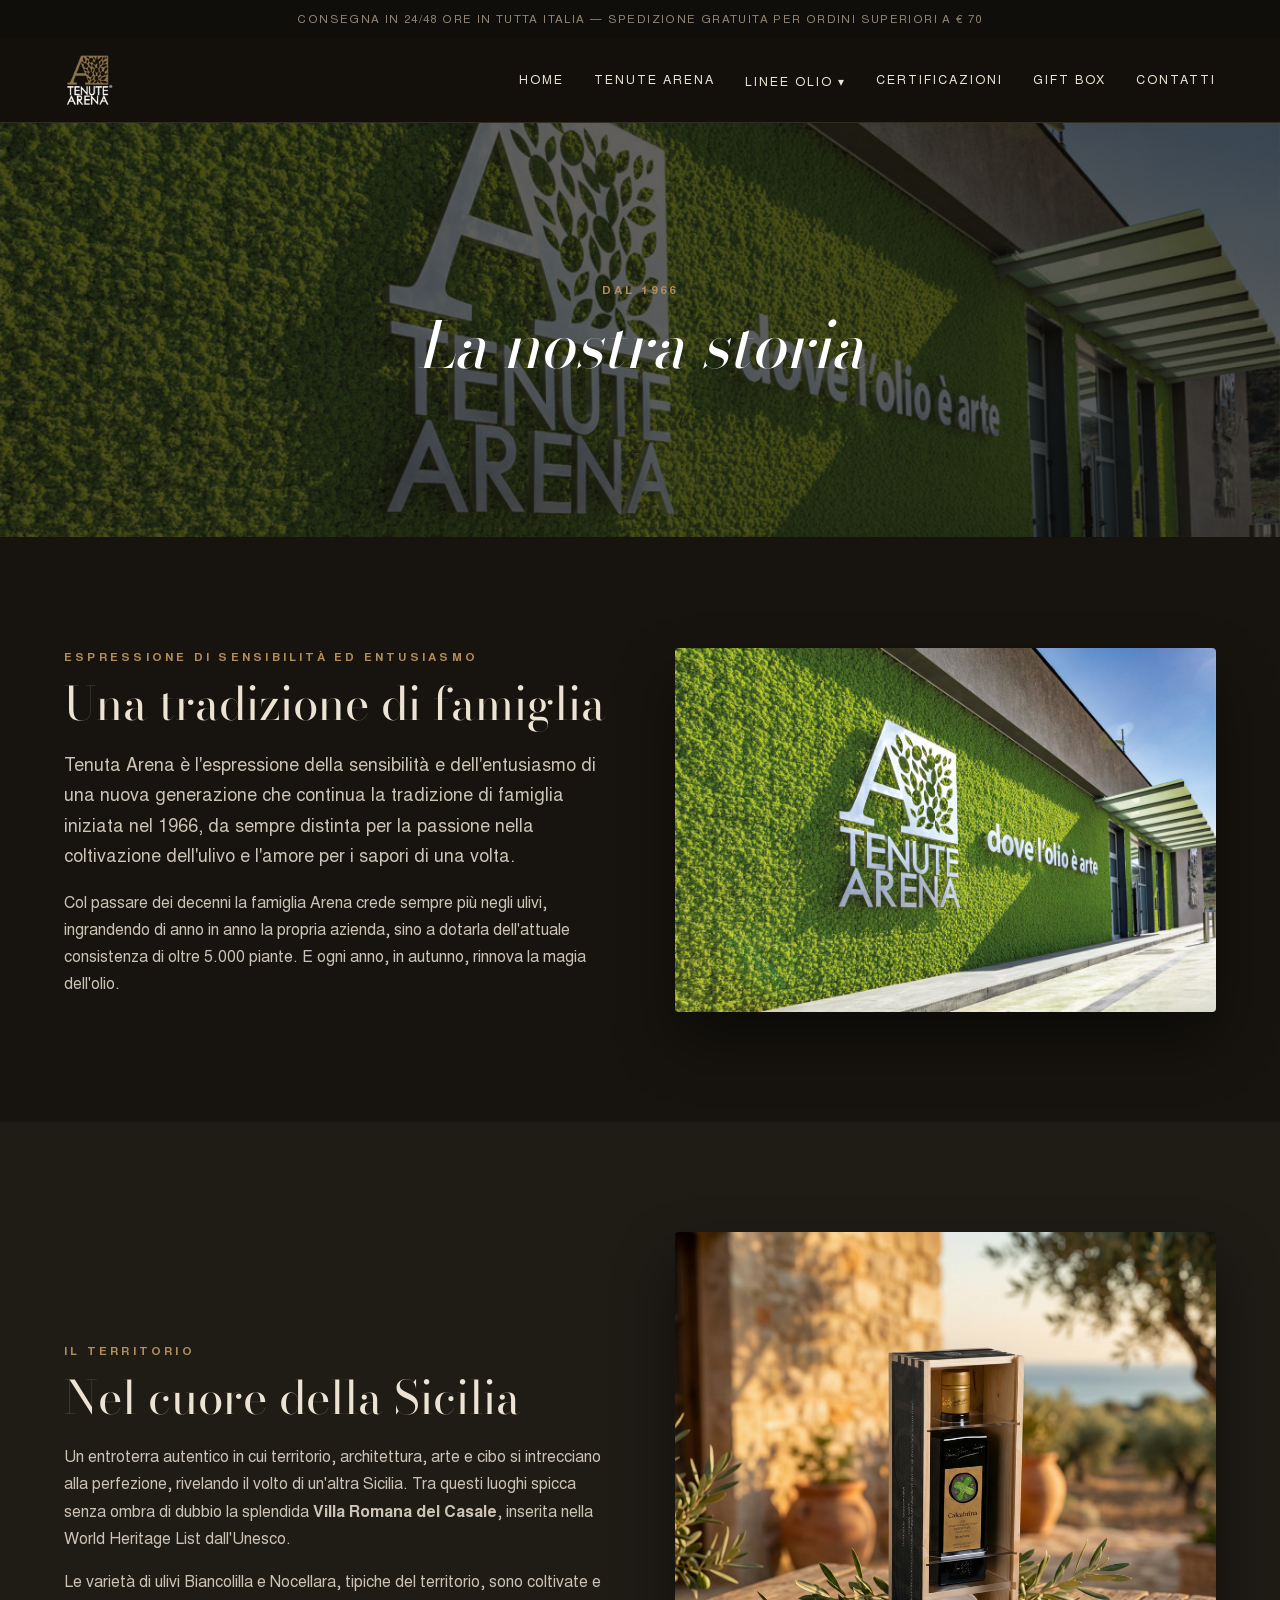
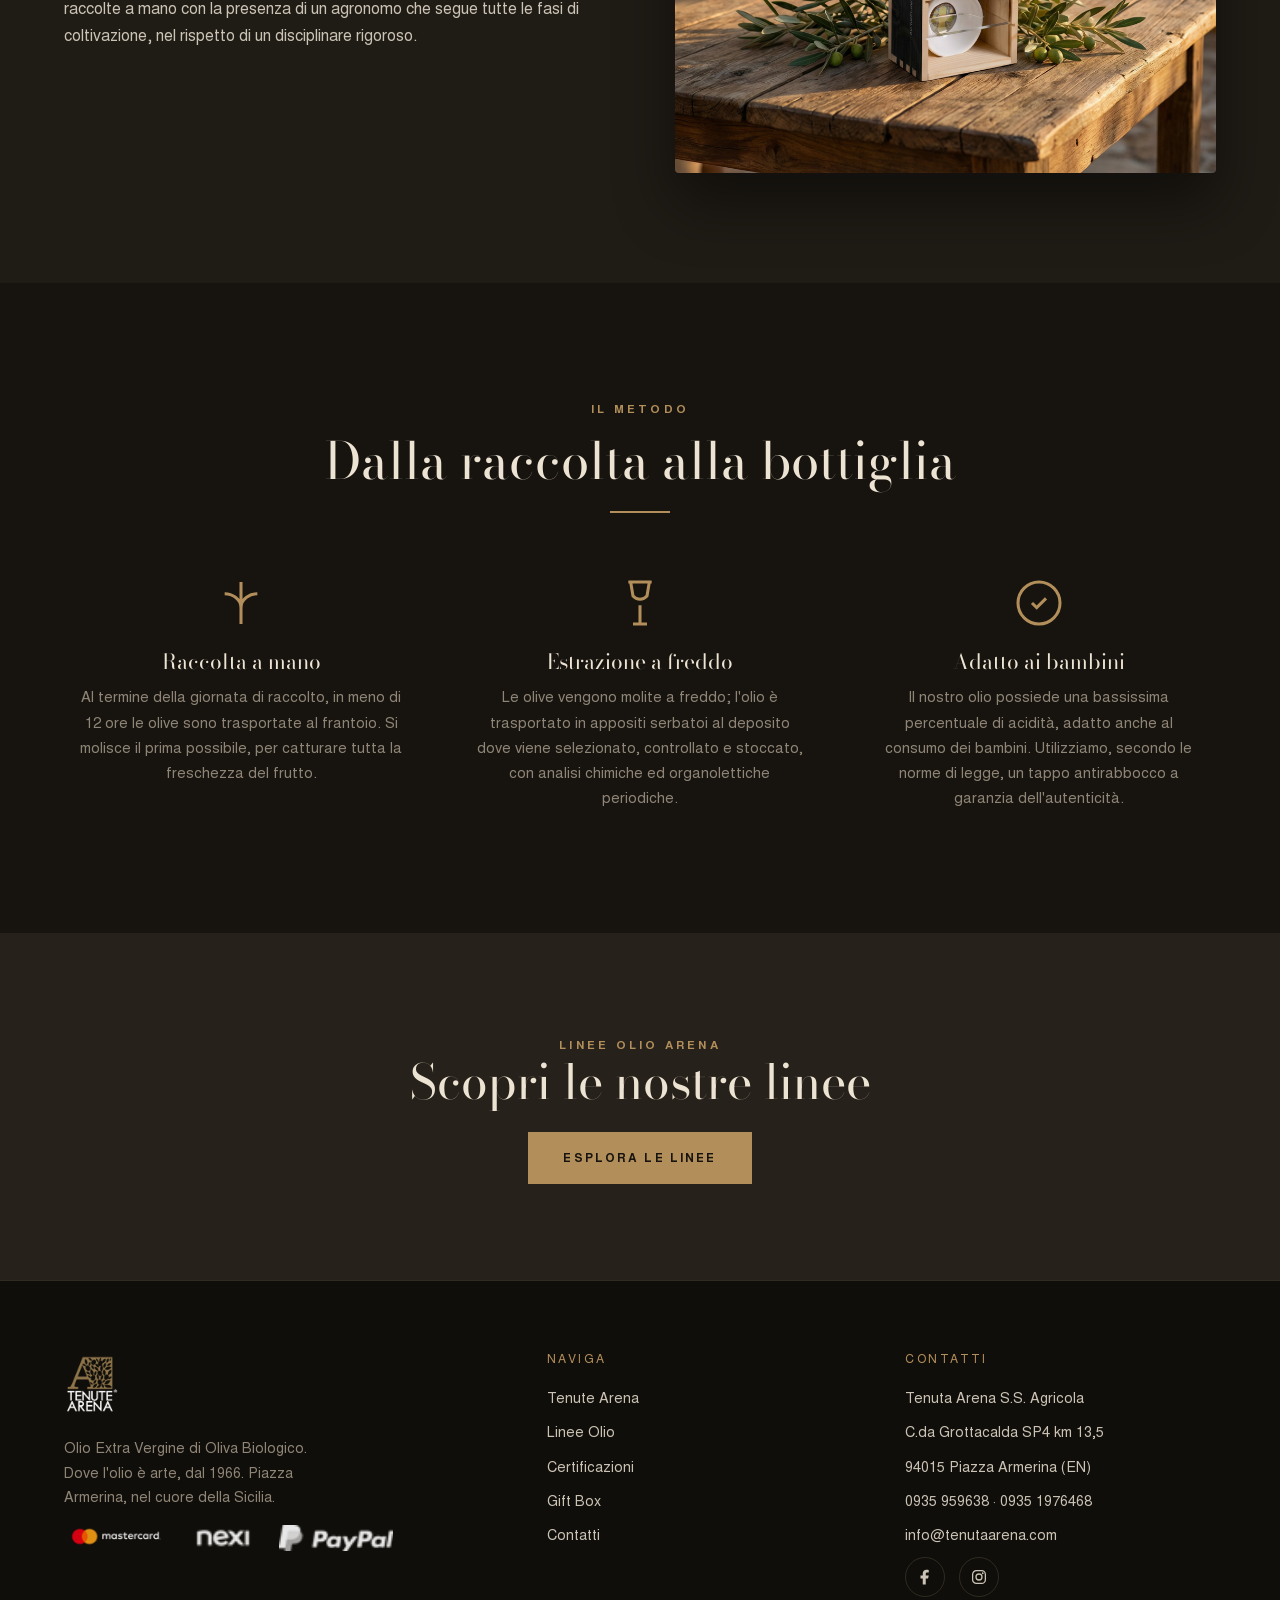
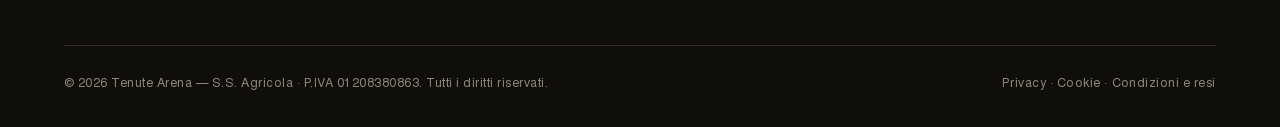
<file: tenute-arena.html>
<!doctype html>
<html lang="it">
<head>
<meta charset="utf-8">
<meta name="viewport" content="width=device-width,initial-scale=1">
<title>Tenute Arena — La nostra storia dal 1966 | Olio EVO Biologico Sicilia</title>
<meta name="description" content="La storia della Tenuta Arena a Piazza Armerina: dal 1966 espressione di sensibilità ed entusiasmo, olive autoctone raccolte a mano ed estrazione a freddo.">
<meta name="theme-color" content="#17140f">
<link rel="icon" href="img/favicon.png">
<link rel="stylesheet" href="assets/styles.css">
</head>
<body>
<div class="topbar"><div class="container">Consegna in 24/48 ore in tutta Italia — Spedizione gratuita per ordini superiori a € 70</div></div>
<header class="site-header">
  <div class="container">
    <a class="brand" href="index.html" aria-label="Tenute Arena — home"><img src="assets/img/logo-white.png" alt="Tenute Arena"></a>
    <button class="nav-toggle" aria-label="Apri menu" aria-controls="nav"><svg viewBox="0 0 24 24" fill="none" stroke="currentColor" stroke-width="1.8"><path d="M3 6h18M3 12h18M3 18h18"/></svg></button>
    <nav class="nav" id="nav" aria-label="Navigazione principale">
      <a href="index.html">Home</a>
      <a href="tenute-arena.html">Tenute Arena</a>
      <div class="has-drop"><a href="linee-olio.html">Linee Olio ▾</a>
        <div class="dropdown">
          <a href="linea-sigillo.html">Linea Sigillo</a>
          <a href="linee-olio.html">Linea Olio d'Eccellenza</a>
          <a href="linea-horeca.html">Linea Alta Ristorazione</a>
          <a href="oli-aromatizzati.html">Linea Oli Aromatizzati</a>
          <a href="linea-gdo.html">Linea GDO</a>
        </div></div>
      <a href="certificazioni.html">Certificazioni</a>
      <a href="box-regalo.html">Gift Box</a>
      <a href="contatti.html">Contatti</a>
    </nav>
  </div>
</header>
<div class="nav-backdrop"></div>
<section class="page-hero">
  <div class="hero-bg"><img src="assets/img/estate.jpg" alt=""></div>
  <div class="page-hero-inner"><span class="eyebrow">Dal 1966</span><h1>La nostra storia</h1></div>
</section><section class="section"><div class="container">
   <div class="split"><div class="split-text reveal">
     <span class="eyebrow">Espressione di sensibilità ed entusiasmo</span>
     <h2>Una tradizione di famiglia</h2>
     <p class="lead">Tenuta Arena è l'espressione della sensibilità e dell'entusiasmo di una nuova generazione che continua la tradizione di famiglia iniziata nel 1966, da sempre distinta per la passione nella coltivazione dell'ulivo e l'amore per i sapori di una volta.</p>
     <p>Col passare dei decenni la famiglia Arena crede sempre più negli ulivi, ingrandendo di anno in anno la propria azienda, sino a dotarla dell'attuale consistenza di oltre 5.000 piante. E ogni anno, in autunno, rinnova la magia dell'olio.</p>
   </div>
   <div class="split-media reveal"><img src="assets/img/estate.jpg" alt="La Tenuta Arena a Piazza Armerina"></div></div>
 </div></section>

 <section class="section bg-2"><div class="container">
   <div class="split reverse"><div class="split-media reveal"><img src="assets/img/hero.png" alt="Ulivi e olio Tenute Arena"></div>
   <div class="split-text reveal">
     <span class="eyebrow">Il territorio</span>
     <h2>Nel cuore della Sicilia</h2>
     <p>Un entroterra autentico in cui territorio, architettura, arte e cibo si intrecciano alla perfezione, rivelando il volto di un'altra Sicilia. Tra questi luoghi spicca senza ombra di dubbio la splendida <strong>Villa Romana del Casale</strong>, inserita nella World Heritage List dall'Unesco.</p>
     <p>Le varietà di ulivi Biancolilla e Nocellara, tipiche del territorio, sono coltivate e raccolte a mano con la presenza di un agronomo che segue tutte le fasi di coltivazione, nel rispetto di un disciplinare rigoroso.</p>
   </div></div>
 </div></section>

 <section class="section"><div class="container">
   <div class="section-head reveal"><span class="eyebrow">Il metodo</span><h2>Dalla raccolta alla bottiglia</h2><div class="divider"></div></div>
   <div class="features">
     <div class="feature reveal"><div class="ico"><svg viewBox="0 0 24 24" fill="none" stroke="currentColor" stroke-width="1.3"><path d="M12 3v18M5 8c3 0 7 2 7 6M19 8c-3 0-7 2-7 6"/></svg></div><h3>Raccolta a mano</h3><p>Al termine della giornata di raccolto, in meno di 12 ore le olive sono trasportate al frantoio. Si molisce il prima possibile, per catturare tutta la freschezza del frutto.</p></div>
     <div class="feature reveal"><div class="ico"><svg viewBox="0 0 24 24" fill="none" stroke="currentColor" stroke-width="1.3"><path d="M7 3h10M8 3l1 6a4 4 0 0 0 6 0l1-6M9 21h6M12 13v8"/></svg></div><h3>Estrazione a freddo</h3><p>Le olive vengono molite a freddo; l'olio è trasportato in appositi serbatoi al deposito dove viene selezionato, controllato e stoccato, con analisi chimiche ed organolettiche periodiche.</p></div>
     <div class="feature reveal"><div class="ico"><svg viewBox="0 0 24 24" fill="none" stroke="currentColor" stroke-width="1.3"><circle cx="12" cy="12" r="9"/><path d="M9 12l2 2 4-4"/></svg></div><h3>Adatto ai bambini</h3><p>Il nostro olio possiede una bassissima percentuale di acidità, adatto anche al consumo dei bambini. Utilizziamo, secondo le norme di legge, un tappo antirabbocco a garanzia dell'autenticità.</p></div>
   </div>
 </div></section>
 <section class="cta"><div class="container reveal"><span class="eyebrow">Linee Olio Arena</span><h2>Scopri le nostre linee</h2><a class="btn btn-solid" href="linee-olio.html">Esplora le linee</a></div></section><footer class="site-footer">
  <div class="container">
    <div class="footer-grid">
      <div class="footer-brand">
        <img src="assets/img/logo-white.png" alt="Tenute Arena">
        <p>Olio Extra Vergine di Oliva Biologico. Dove l'olio è arte, dal 1966. Piazza Armerina, nel cuore della Sicilia.</p>
        <div class="pay"><img src="assets/img/pay-mastercard.png" alt="Mastercard"><img src="assets/img/pay-nexi.png" alt="Nexi"><img src="assets/img/pay-paypal.png" alt="PayPal"></div>
      </div>
      <div><h4>Naviga</h4><ul>
        <li><a href="tenute-arena.html">Tenute Arena</a></li>
        <li><a href="linee-olio.html">Linee Olio</a></li>
        <li><a href="certificazioni.html">Certificazioni</a></li>
        <li><a href="box-regalo.html">Gift Box</a></li>
        <li><a href="contatti.html">Contatti</a></li></ul></div>
      <div><h4>Contatti</h4><ul>
        <li>Tenuta Arena S.S. Agricola</li>
        <li>C.da Grottacalda SP4 km 13,5</li>
        <li>94015 Piazza Armerina (EN)</li>
        <li><a href="tel:+390935959638">0935 959638</a> · <a href="tel:+3909351976468">0935 1976468</a></li>
        <li><a href="mailto:info@tenutaarena.com">info@tenutaarena.com</a></li></ul>
        <div class="socials">
          <a href="https://it-it.facebook.com/" aria-label="Facebook"><svg viewBox="0 0 24 24" fill="currentColor"><path d="M13 22v-8h3l1-4h-4V8c0-1.1.3-1.9 1.9-1.9H17V2.5C16.7 2.5 15.4 2.3 14 2.3c-3 0-5 1.8-5 5.2V10H6v4h3v8h4z"/></svg></a>
          <a href="https://www.instagram.com/" aria-label="Instagram"><svg viewBox="0 0 24 24" fill="none" stroke="currentColor" stroke-width="1.7"><rect x="3.5" y="3.5" width="17" height="17" rx="5"/><circle cx="12" cy="12" r="4"/><circle cx="17" cy="7" r="1.2" fill="currentColor" stroke="none"/></svg></a>
        </div></div>
    </div>
    <div class="footer-bottom">
      <span>© <span id="yr">2026</span> Tenute Arena — S.S. Agricola · P.IVA 01208380863. Tutti i diritti riservati.</span>
      <span><a href="privacy-policy.html">Privacy</a> · <a href="cookie-policy.html">Cookie</a> · <a href="condizioni-vendita.html">Condizioni e resi</a></span>
    </div>
  </div>
</footer>
<script src="assets/app.js"></script>
<script>document.getElementById('yr').textContent=new Date().getFullYear();</script>
</body></html>
</file>
<file: assets/styles.css>
/* ===========================================================
   Tenute Arena — sito vetrina statico (ricostruzione pulita)
   Design system: tema scuro elegante, oro caldo, Bodoni
   =========================================================== */

/* ---------- Font reali del sito ---------- */
@font-face{font-family:'Bodoni';src:url('../font/c-bodonimoda_72pt-regular.woff') format('woff');font-weight:400;font-style:normal;font-display:swap}
@font-face{font-family:'Bodoni';src:url('../font/c-bodonimoda_72pt-bold.woff') format('woff');font-weight:700;font-style:normal;font-display:swap}
@font-face{font-family:'Heros';src:url('../font/c-texgyreheros-regular.woff') format('woff');font-weight:400;font-style:normal;font-display:swap}
@font-face{font-family:'Heros';src:url('../font/c-texgyre-bold.woff') format('woff');font-weight:700;font-style:normal;font-display:swap}

:root{
  --bg:#17140f;
  --bg-2:#1f1b15;
  --bg-3:#26211a;
  --gold:#b28e5a;
  --gold-soft:#c9b48f;
  --cream:#ece3d3;
  --text:#cbc3b5;
  --muted:#8f8577;
  --line:rgba(210,190,150,.16);
  --maxw:1200px;
  --ease:cubic-bezier(.22,.61,.36,1);
}

*,*::before,*::after{box-sizing:border-box}
html{scroll-behavior:smooth}
body{
  margin:0;background:var(--bg);color:var(--text);
  font-family:'Heros',-apple-system,BlinkMacSystemFont,'Segoe UI',Roboto,Helvetica,Arial,sans-serif;
  font-size:16px;line-height:1.7;-webkit-font-smoothing:antialiased;
  overflow-x:hidden;
}
img{max-width:100%;display:block}
a{color:inherit;text-decoration:none}
h1,h2,h3,h4{font-family:'Bodoni',Georgia,'Times New Roman',serif;font-weight:400;color:var(--cream);line-height:1.08;margin:0}
p{margin:0 0 1em}
.container{width:100%;max-width:var(--maxw);margin:0 auto;padding:0 24px}
.eyebrow{font-family:'Heros',sans-serif;text-transform:uppercase;letter-spacing:.28em;font-size:.72rem;color:var(--gold);font-weight:700}
.text-center{text-align:center}

/* ---------- Bottoni ---------- */
.btn{
  display:inline-block;font-family:'Heros',sans-serif;font-weight:700;
  text-transform:uppercase;letter-spacing:.18em;font-size:.74rem;
  padding:15px 34px;border:1px solid var(--gold);color:var(--gold-soft);
  background:transparent;cursor:pointer;transition:all .35s var(--ease);
}
.btn:hover{background:var(--gold);color:#17140f;border-color:var(--gold)}
.btn-solid{background:var(--gold);color:#17140f;border-color:var(--gold)}
.btn-solid:hover{background:transparent;color:var(--gold-soft)}

/* ---------- Header ---------- */
.topbar{background:#100e0a;color:var(--muted);font-size:.72rem;letter-spacing:.12em;text-transform:uppercase}
.topbar .container{display:flex;justify-content:center;align-items:center;min-height:38px;text-align:center}
.site-header{position:sticky;top:0;z-index:50;background:rgba(20,17,12,.92);backdrop-filter:blur(10px);border-bottom:1px solid var(--line)}
.site-header .container{display:flex;align-items:center;justify-content:space-between;min-height:84px;gap:24px}
.brand img{height:60px;width:auto}
.nav{display:flex;align-items:center;gap:30px}
.nav a{font-size:.78rem;text-transform:uppercase;letter-spacing:.16em;color:var(--cream);font-weight:500;transition:color .25s;position:relative;white-space:nowrap}
.nav a:hover{color:var(--gold)}
.has-drop{position:relative}
.dropdown{position:absolute;top:calc(100% + 14px);left:50%;transform:translateX(-50%) translateY(6px);
  background:#1c1912;border:1px solid var(--line);min-width:230px;padding:8px 0;opacity:0;visibility:hidden;transition:all .28s var(--ease);box-shadow:0 24px 50px rgba(0,0,0,.5)}
.has-drop:hover .dropdown{opacity:1;visibility:visible;transform:translateX(-50%) translateY(0)}
.dropdown a{display:block;padding:11px 22px;font-size:.74rem;letter-spacing:.12em;color:var(--text)}
.dropdown a:hover{background:var(--bg-3);color:var(--gold)}
.nav-toggle{display:none;background:none;border:0;color:var(--cream);cursor:pointer;padding:8px}
.nav-toggle svg{width:28px;height:28px}

/* ---------- Hero ---------- */
.hero{position:relative;min-height:92vh;display:flex;align-items:center;overflow:hidden}
.hero-bg{position:absolute;inset:0;z-index:0}
.hero-bg img{width:100%;height:100%;object-fit:cover}
.hero-bg::after{content:"";position:absolute;inset:0;background:linear-gradient(90deg,rgba(15,13,9,.86) 0%,rgba(15,13,9,.55) 45%,rgba(15,13,9,.25) 100%)}
.hero-inner{position:relative;z-index:2;max-width:640px;padding:60px 0}
.hero h1{font-size:clamp(2.8rem,7vw,5.6rem);font-style:italic;margin:.18em 0 .3em;color:#fff}
.hero .sub{font-family:'Heros',sans-serif;text-transform:uppercase;letter-spacing:.22em;font-size:.9rem;color:var(--cream);margin-bottom:2.2em}
.scroll-cue{position:absolute;left:50%;bottom:26px;transform:translateX(-50%);z-index:2;color:var(--gold);opacity:.8}
.scroll-cue svg{width:26px;height:26px;animation:bob 2s infinite}
@keyframes bob{0%,100%{transform:translateY(0)}50%{transform:translateY(8px)}}

/* ---------- Sezioni generiche ---------- */
section{position:relative}
.section{padding:110px 0}
.section-sm{padding:70px 0}
.bg-2{background:var(--bg-2)}
.bg-3{background:var(--bg-3)}
.lead{font-size:1.12rem;color:var(--text);max-width:60ch}
.section-head{max-width:720px;margin:0 auto 62px;text-align:center}
.section-head h2{font-size:clamp(2rem,4.5vw,3.2rem);margin:.25em 0 .35em}
.divider{width:60px;height:2px;background:var(--gold);margin:22px auto}

/* ---------- Split (testo + immagine) ---------- */
.split{display:grid;grid-template-columns:1fr 1fr;gap:70px;align-items:center}
.split.reverse .split-media{order:2}
.split-media img{width:100%;border-radius:4px;box-shadow:0 30px 60px rgba(0,0,0,.45)}
.split h2{font-size:clamp(1.9rem,4vw,2.9rem);margin-bottom:.4em}
.split .eyebrow{margin-bottom:1.1em;display:block}

/* ---------- Griglia prodotti ---------- */
.products{display:grid;grid-template-columns:repeat(5,1fr);gap:26px}
.product{background:linear-gradient(180deg,var(--bg-3),var(--bg-2));border:1px solid var(--line);padding:30px 20px 26px;text-align:center;transition:transform .4s var(--ease),border-color .4s}
.product:hover{transform:translateY(-8px);border-color:var(--gold)}
.product-img{height:230px;display:flex;align-items:center;justify-content:center;margin-bottom:20px}
.product-img img{max-height:230px;width:auto;filter:drop-shadow(0 18px 26px rgba(0,0,0,.55))}
.product h3{font-size:1.18rem;margin-bottom:.15em;color:var(--cream)}
.product .cultivar{font-size:.72rem;text-transform:uppercase;letter-spacing:.14em;color:var(--gold);margin-bottom:.6em}
.product .note{font-size:.82rem;color:var(--muted)}

/* ---------- Lines / cards ---------- */
.cards{display:grid;grid-template-columns:repeat(3,1fr);gap:30px}
.card{border:1px solid var(--line);background:var(--bg-2);overflow:hidden;transition:transform .4s var(--ease)}
.card:hover{transform:translateY(-6px)}
.card-media{aspect-ratio:4/3;overflow:hidden}
.card-media img{width:100%;height:100%;object-fit:cover;transition:transform .6s var(--ease)}
.card:hover .card-media img{transform:scale(1.06)}
.card-body{padding:26px 26px 30px}
.card-body h3{font-size:1.4rem;margin-bottom:.4em}
.card-body p{font-size:.92rem;color:var(--muted);margin-bottom:1.2em}

/* ---------- Feature (valori) ---------- */
.features{display:grid;grid-template-columns:repeat(3,1fr);gap:44px}
.feature{text-align:center;padding:0 12px}
.feature .ico{width:56px;height:56px;margin:0 auto 20px;color:var(--gold)}
.feature .ico svg{width:100%;height:100%}
.feature h3{font-size:1.3rem;margin-bottom:.5em}
.feature p{font-size:.92rem;color:var(--muted)}

/* ---------- Gift band ---------- */
.band{position:relative;overflow:hidden}
.band .split{gap:60px;align-items:center}

/* ---------- CTA strip ---------- */
.cta{background:var(--bg-3);text-align:center;padding:96px 0}
.cta h2{font-size:clamp(2rem,4vw,3rem);margin-bottom:.5em}

/* ---------- Footer ---------- */
.site-footer{background:#100e0a;border-top:1px solid var(--line);padding:70px 0 34px;font-size:.9rem}
.footer-grid{display:grid;grid-template-columns:1.4fr 1fr 1fr;gap:48px;margin-bottom:48px}
.site-footer h4{font-family:'Heros',sans-serif;text-transform:uppercase;letter-spacing:.2em;font-size:.76rem;color:var(--gold);margin-bottom:20px}
.site-footer a{color:var(--text)}.site-footer a:hover{color:var(--gold)}
.site-footer ul{list-style:none;margin:0;padding:0}
.site-footer li{margin-bottom:10px}
.footer-brand img{height:66px;margin-bottom:18px}
.footer-brand p{color:var(--muted);font-size:.9rem;max-width:34ch}
.pay{display:flex;gap:12px;align-items:center;margin-top:16px;flex-wrap:wrap}
.pay img{height:26px;width:auto;opacity:.9}
.socials{display:flex;gap:14px;margin-top:6px}
.socials a{width:40px;height:40px;border:1px solid var(--line);display:flex;align-items:center;justify-content:center;border-radius:50%;transition:all .3s}
.socials a:hover{background:var(--gold);color:#17140f;border-color:var(--gold)}
.socials svg{width:18px;height:18px}
.footer-bottom{border-top:1px solid var(--line);padding-top:26px;display:flex;justify-content:space-between;gap:16px;flex-wrap:wrap;color:var(--muted);font-size:.78rem;letter-spacing:.04em}
.footer-bottom a{color:var(--muted)}.footer-bottom a:hover{color:var(--gold)}

/* ---------- Pagina interna: hero compatto ---------- */
.page-hero{position:relative;min-height:46vh;display:flex;align-items:center;justify-content:center;text-align:center;overflow:hidden}
.page-hero .hero-bg::after{background:rgba(15,13,9,.66)}
.page-hero-inner{position:relative;z-index:2;padding:80px 24px}
.page-hero h1{font-size:clamp(2.4rem,5vw,4rem);font-style:italic;color:#fff}
.page-hero .eyebrow{display:block;margin-bottom:1em}
.prose{max-width:760px;margin:0 auto}
.prose h2{font-size:1.8rem;margin:1.6em 0 .5em;color:var(--cream)}
.prose h3{font-size:1.3rem;margin:1.4em 0 .4em;color:var(--gold-soft)}
.prose a{color:var(--gold);text-decoration:underline}
.prose ul{padding-left:1.2em}

/* ---------- Reveal on scroll ---------- */
.reveal{opacity:0;transform:translateY(28px);transition:opacity .8s var(--ease),transform .8s var(--ease)}
.reveal.in{opacity:1;transform:none}

/* ---------- Responsive ---------- */
@media(max-width:1024px){
  .products{grid-template-columns:repeat(3,1fr)}
  .nav{gap:20px}
}
@media(max-width:860px){
  .nav-toggle{display:block}
  .nav{position:fixed;inset:0 0 0 auto;width:min(80vw,340px);flex-direction:column;align-items:flex-start;justify-content:flex-start;
    background:#141109;padding:96px 30px 40px;gap:6px;transform:translateX(100%);transition:transform .4s var(--ease);z-index:60;overflow-y:auto;border-left:1px solid var(--line)}
  .nav.open{transform:none}
  .nav a{padding:12px 0;width:100%;border-bottom:1px solid var(--line);font-size:.9rem}
  .dropdown{position:static;transform:none;opacity:1;visibility:visible;box-shadow:none;border:0;background:transparent;padding:0 0 8px 14px;min-width:0}
  .has-drop:hover .dropdown{transform:none}
  .dropdown a{padding:9px 0;border:0}
  .nav-backdrop{position:fixed;inset:0;background:rgba(0,0,0,.55);opacity:0;visibility:hidden;transition:.3s;z-index:55}
  .nav-backdrop.open{opacity:1;visibility:visible}
  .split,.split.reverse .split-media{grid-template-columns:1fr;order:0}
  .split{gap:36px}
  .cards{grid-template-columns:1fr;gap:24px}
  .features{grid-template-columns:1fr;gap:40px}
  .products{grid-template-columns:repeat(2,1fr)}
  .footer-grid{grid-template-columns:1fr;gap:36px}
  .section{padding:72px 0}
}
@media(max-width:460px){
  .products{grid-template-columns:1fr}
  .hero h1{font-size:2.6rem}
}
</file>
